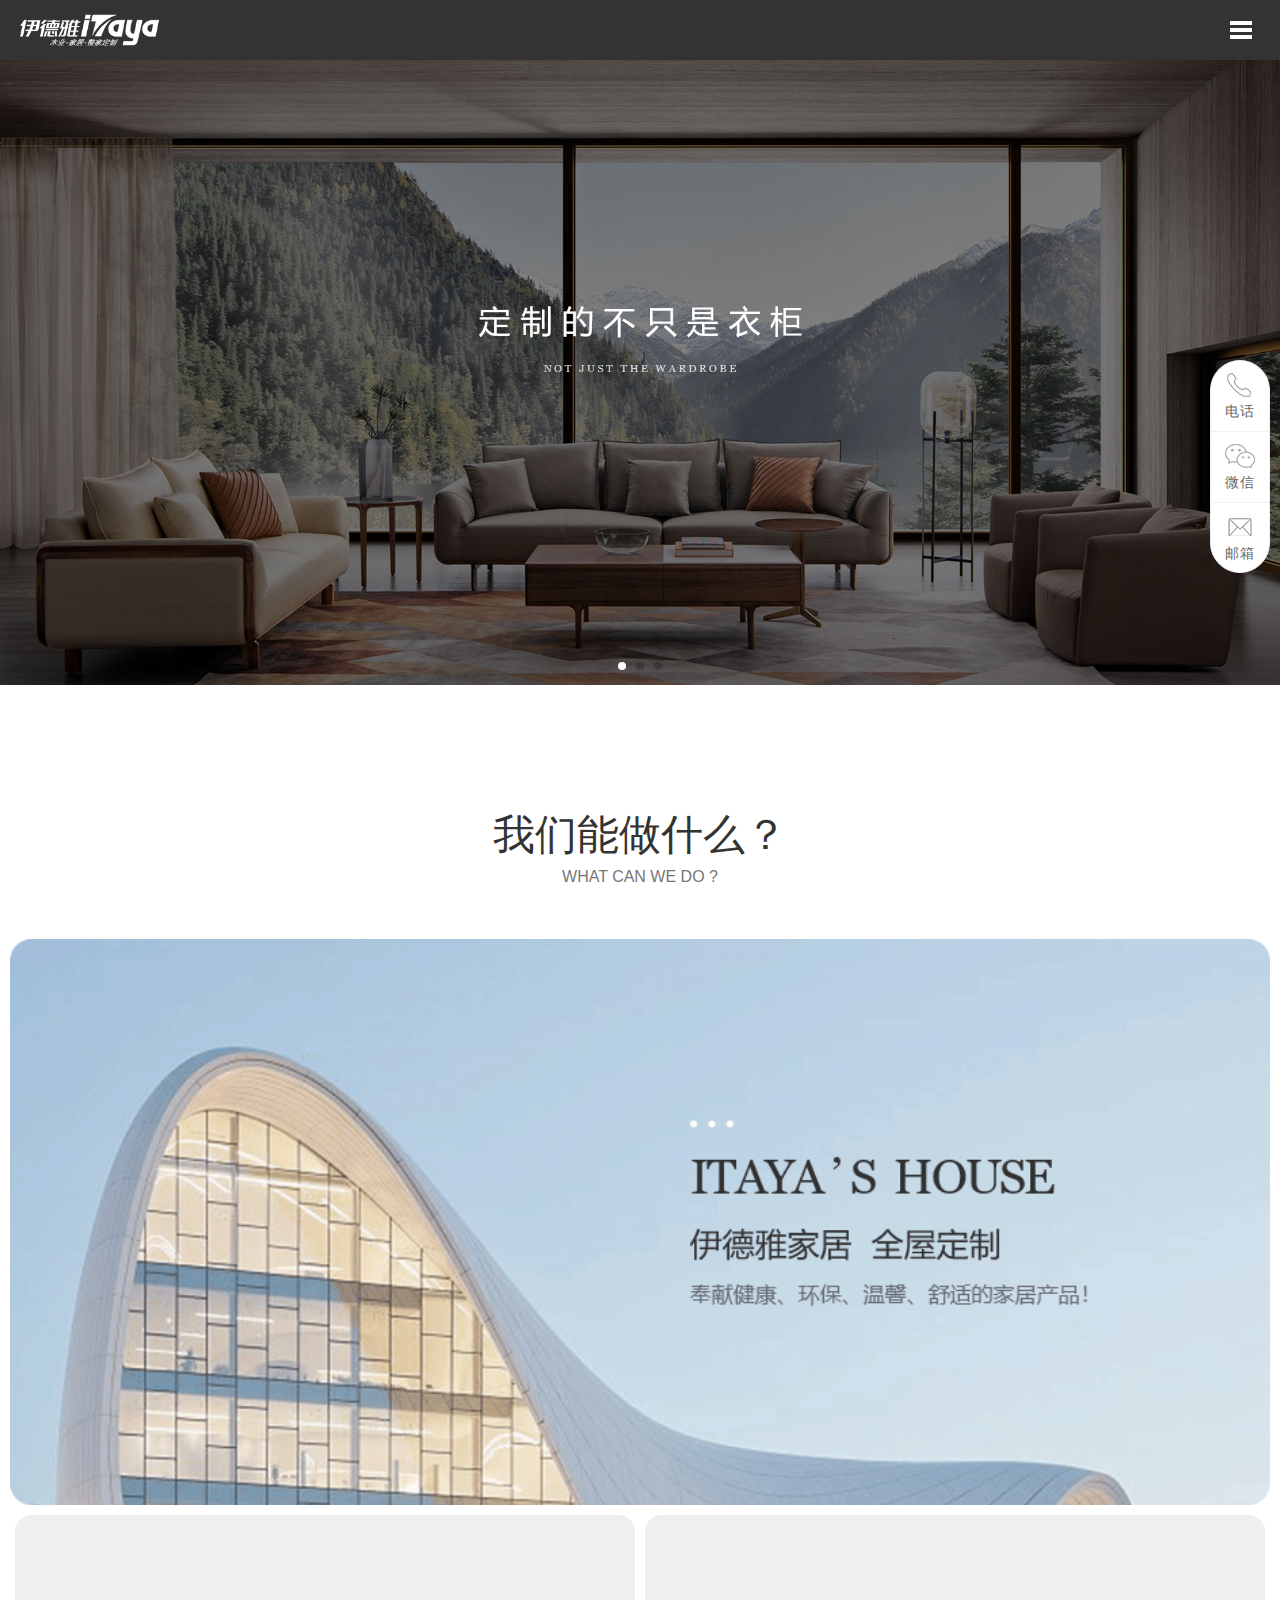
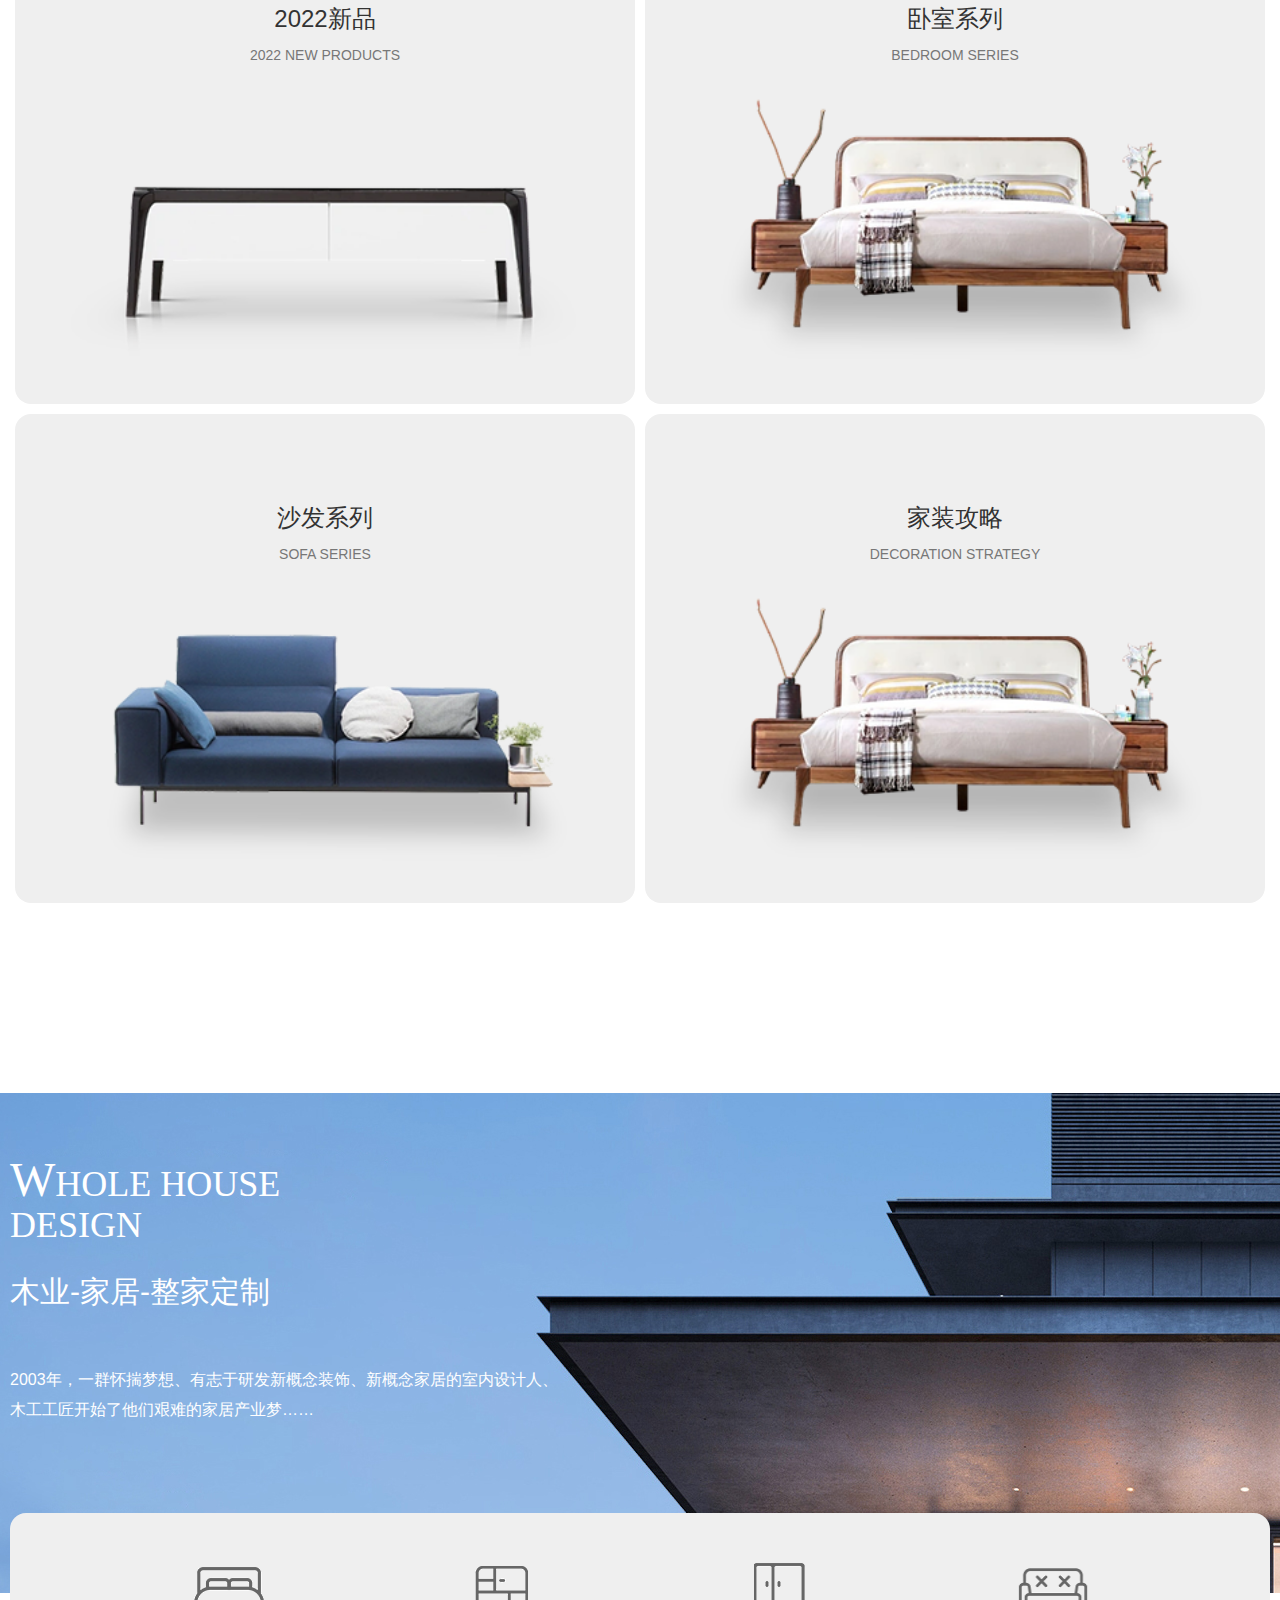
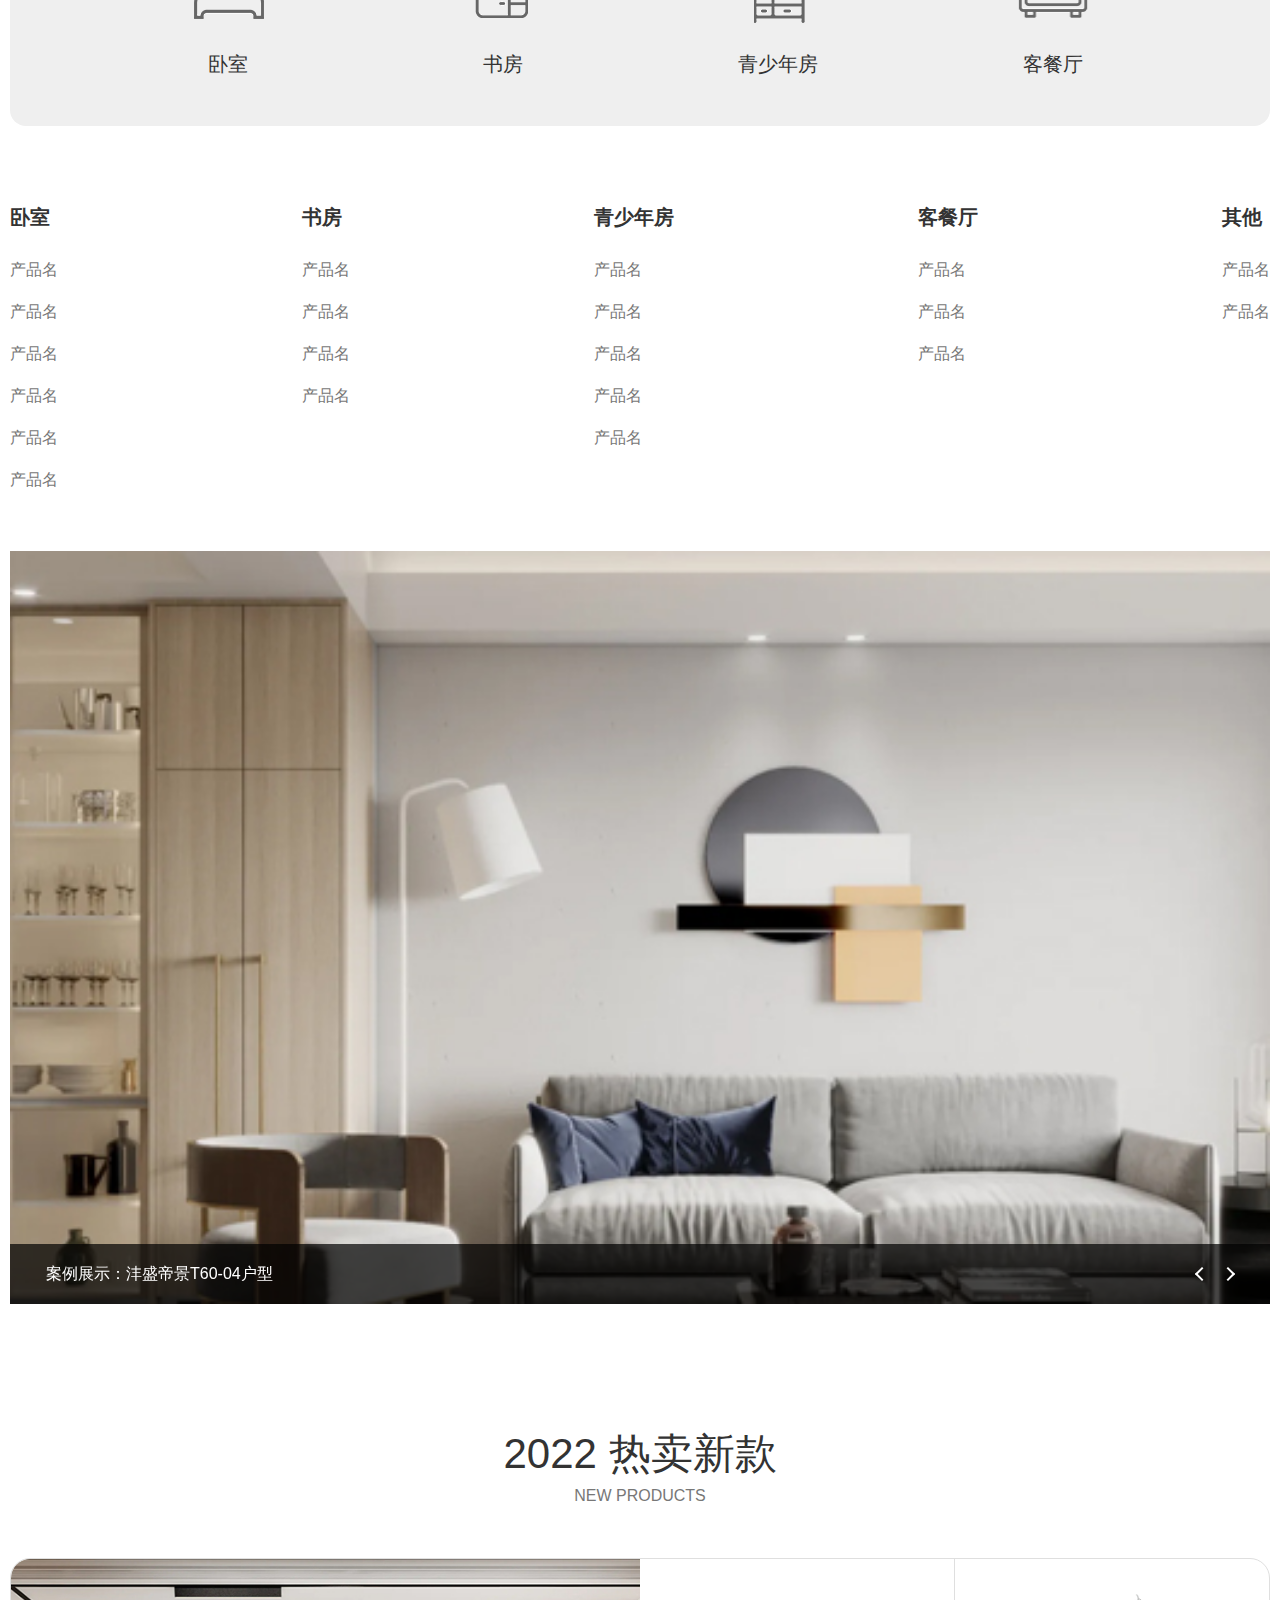
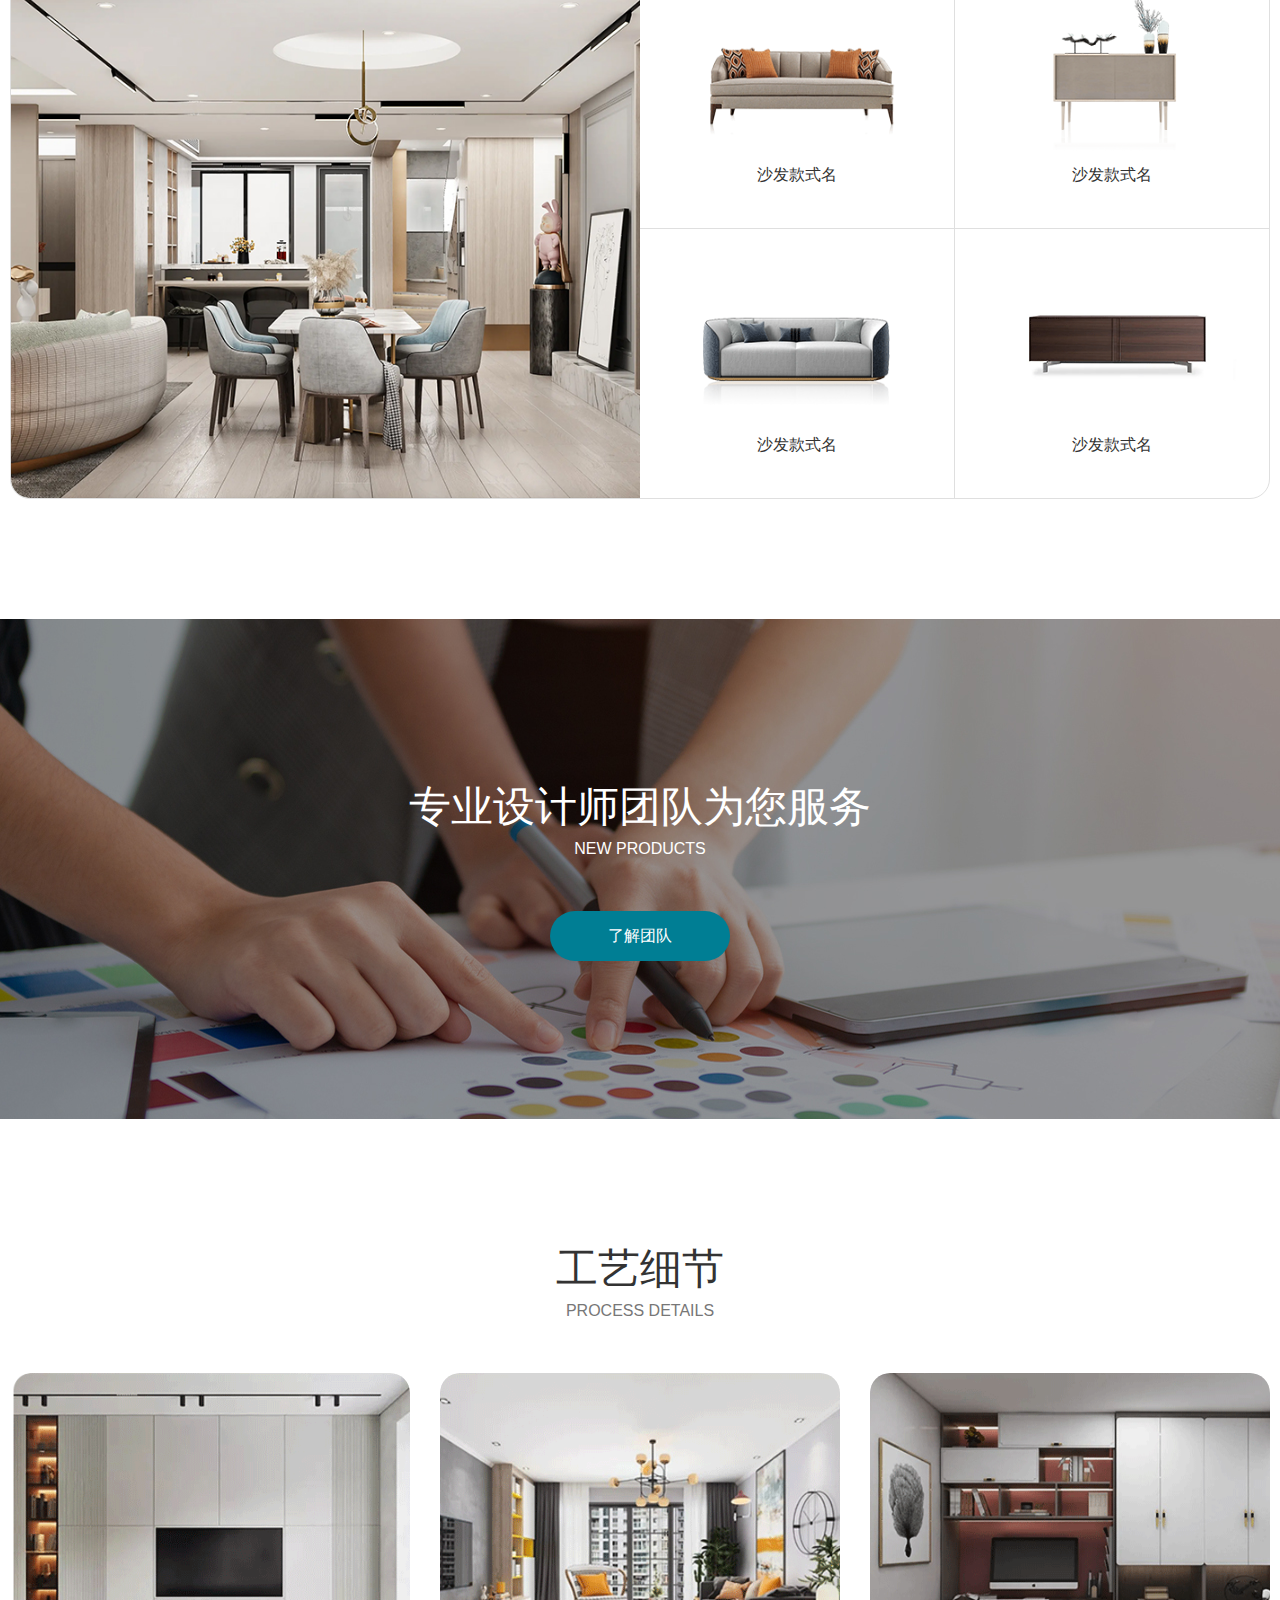
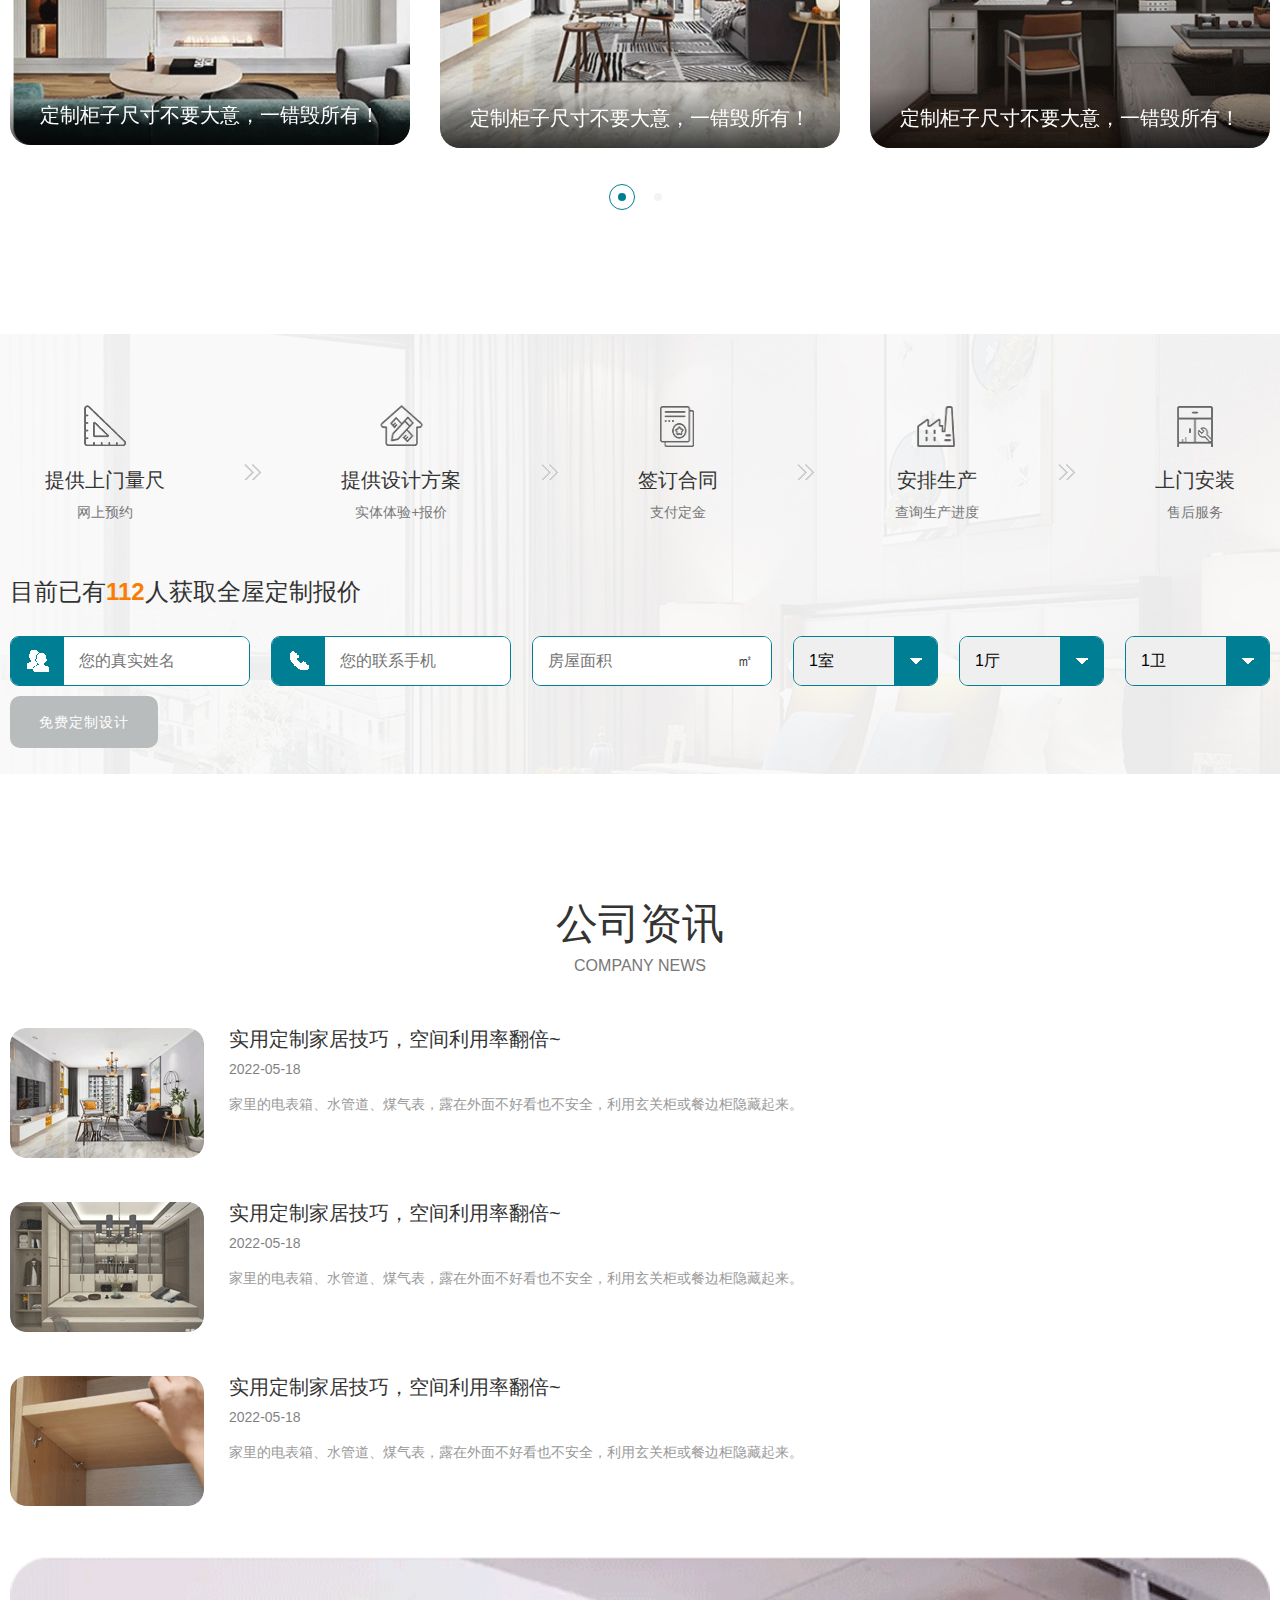
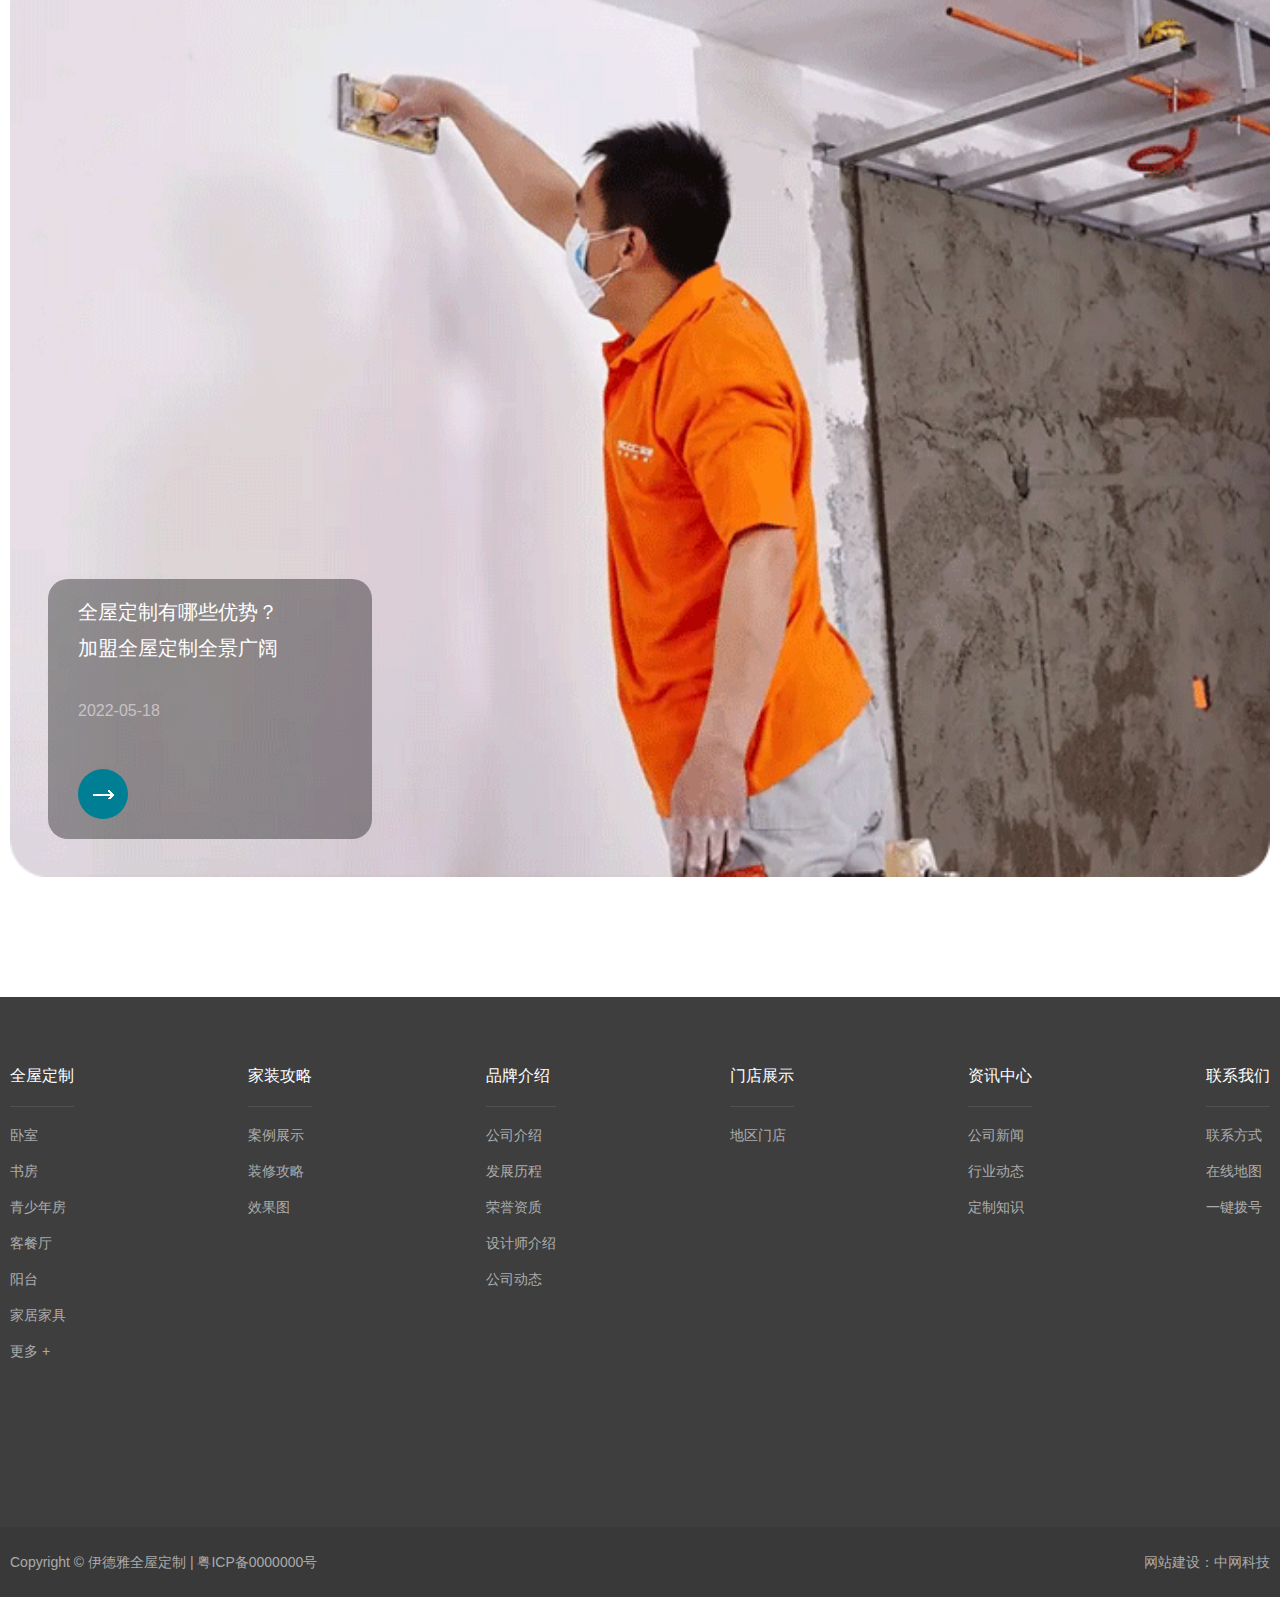
<file: index.html>
<!DOCTYPE html>
<html>
	<head>
		<meta charset="utf-8" />
		<title>伊德雅全屋定制</title>
		<meta name='viewport' content = 'width=device-width, initial-scale=1.0, userscalable:no'>
		<link href="css/normalize.css" rel="stylesheet" type="text/css" />
		<link href="css/common.css" rel="stylesheet" type="text/css" />
		<link href="css/home.css" rel="stylesheet" type="text/css" />
		<link href="css/leftMenu.css" rel="stylesheet" type="text/css" />
		<link href="css/swiper.min.css" rel="stylesheet" type="text/css" />
	</head>
	<body>
		<!-- header PC -->
		<div class="header header-pc" id="headerPC">
			<div class="container flex-row flex-align-center flex-between">
				<div class="header-logo">
					<img src="img/logo.png" alt="logo" class="logo">
					<img src="img/logo_active.png" alt="logo" class="logo-active">
				</div>
			    <div class="header-content flex-row">
					<div class="menu-list flex-row flex-align-center">
						<div class="menu-item">
							<a href="#">全屋定制</a>
						</div>
						<div class="menu-item"><a href="#">家装攻略</a></div>
						<div class="menu-item">
							<a href="#">品牌介绍</a>
							<div class="menu-child-list">
								<div class="menu-child-item"><a href="#">公司介绍</a></div>
								<div class="menu-child-item"><a href="#">发展历程</a></div>
								<div class="menu-child-item"><a href="#">荣誉资质</a></div>
								<div class="menu-child-item"><a href="#">设计师介绍</a></div>
								<div class="menu-child-item"><a href="#">公司动态</a></div>
							</div>
						</div>
						<div class="menu-item"><a href="#">门店展示</a></div>
						<div class="menu-item">
							<a href="#">资讯中心</a>
							<div class="menu-child-list">
								<div class="menu-child-item"><a href="#">公司新闻</a></div>
								<div class="menu-child-item"><a href="#">行业动态</a></div>
								<div class="menu-child-item"><a href="#">定制知识</a></div>
							</div>
						</div>
						<div class="menu-item"><a href="#">联系我们</a></div>
					</div>
					<div class="search flex-row flex-align-center">
						<input type="text" id="searchInput" placeholder="请输入关键字" />
						<div class="search-btn" id="searchBtn"></div>
					</div>
				</div>
			</div>
		</div>
		<!-- 移动端 header -->
		<div class="header-mobile">
			<div class="flex-row flex-align-center flex-between">
				<div class="header-logo">
					<img src="img/logo.png" alt="logo" class="logo">
				</div>
				<div class="menu-btn"></div>
			</div>
		</div>
		<!-- 移动端 侧边菜单 -->
		<div id="menu" class="leftMenu">
			<div class="f1">
				<ul>
					<li>
						<a href="#">JQ全屋定制</a>
					</li>
					<li>
						<a href="#">家装攻略</a>
					</li>
					<li class="hasChild">
						<a href="#">品牌介绍</a>
						<div class="f2">
							<ul>
								<li>
									<a href="#">公司介绍</a>
								</li>
								<li>
									<a href="#">发展历程</a>
								</li>
								<li>
									<a href="#">荣誉资质</a>
								</li>
								<li>
									<a href="#">设计师介绍</a>
								</li>
								<li>
									<a href="#">公司动态</a>
								</li>
							</ul>
						</div>
					</li>
					<li><a href="#">门店展示</a></li>
					<li class="hasChild">
						<a href="#">资讯中心</a>
						<div class="f2">
							<ul>
								<li>
									<a href="#">公司新闻</a>
								</li>
								<li>
									<a href="#">行业动态</a>
								</li>
								<li>
									<a href="#">定制知识</a>
								</li>
							</ul>
						</div>
					</li>
					<li><a href="#">联系我们</a></li>
				</ul>
			</div>
		</div>
		<!-- banner -->
		<div class="banner">
			<div class="swiper-container banner-swiper">
				<div class="swiper-wrapper">
					<div class="swiper-slide swiper-no-swiping">
						<img src="./img/banner.jpg" />
					</div>
					<div class="swiper-slide swiper-no-swiping">
						<img src="./img/banner.jpg" />
					</div>
					<div class="swiper-slide swiper-no-swiping">
						<img src="./img/banner.jpg" />
					</div>
				</div>
				<!-- 分页器 -->
				<div class="swiper-pagination"></div>
			</div>
		</div>
		<!-- WHAT CAN WE DO ? -->
		<div class="about">
			<div class="container">
				<div class="common-title">
					<div class="common-title-cn">我们能做什么？</div>
					<div class="common-title-en">WHAT CAN WE DO ?</div>
				</div>
				<div class="about-content">
					<div class="flex-row flex-wrap flex-between about-content-wrap">
						<div class="about-banner">
							<img src="img/a.png" alt="" />
						</div>
						<div class="about-item">
							<a href="#">
								<div class="classfiy-name">
									<div class="classfiy-name-cn">2022新品</div>
									<div class="classfiy-name-en">2022 NEW PRODUCTS</div>
								</div>
								<div class="classfiy-img">
									<img src="img/b.png" />
								</div>
							</a>
						</div>
						<div class="about-item">
							<a href="#">
								<div class="classfiy-name">
									<div class="classfiy-name-cn">卧室系列</div>
									<div class="classfiy-name-en">BEDROOM SERIES</div>
								</div>
								<div class="classfiy-img">
									<img src="img/d.png" />
								</div>
							</a>
						</div>
						<div class="about-item">
							<a href="#">
								<div class="classfiy-name">
									<div class="classfiy-name-cn">沙发系列</div>
									<div class="classfiy-name-en">SOFA SERIES</div>
								</div>
								<div class="classfiy-img">
									<img src="img/e.png" />
								</div>
							</a>
						</div>
						<div class="about-item">
							<a href="#">
								<div class="classfiy-name">
									<div class="classfiy-name-cn">家装攻略</div>
									<div class="classfiy-name-en">DECORATION STRATEGY</div>
								</div>
								<div class="classfiy-img">
									<img src="img/d.png" />
								</div>
							</a>
						</div>
					</div>
				</div>
			</div>
		</div>
		<!-- WHOLE HOUSE DESIGN -->
		<div class="products">
			<div class="products-banner">
				<div class="container">
					<div class="products-banner-title">
						<div class="products-banner-title-en"><span>W</span>HOLE HOUSE<br/> DESIGN</div>
						<div class="products-banner-title-cn">木业-家居-整家定制</div>
					</div>
					<p>2003年，一群怀揣梦想、有志于研发新概念装饰、新概念家居的室内设计人、 木工工匠开始了他们艰难的家居产业梦……</p>
				</div>
			</div>
			<div class="container">
				<div class="products-content">
					<div class="products-classify flex-row flex-align-center flex-center flex-around">
						<div class="products-classify-item active">
							<a href="#">
								<div class="item-icon">
									<img src="img/bed.png" alt="卧室">
								</div>
								<div class="item-name text-center">卧室</div>
							</a>
						</div>
						<div class="products-classify-item">
							<a href="#">
								<div class="item-icon">
									<img src="img/study.png" alt="书房">
								</div>
								<div class="item-name text-center">书房</div>
							</a>
						</div>
						<div class="products-classify-item">
							<a href="#">
								<div class="item-icon">
									<img src="img/closet.png" alt="青少年房">
								</div>
								<div class="item-name text-center">青少年房</div>
							</a>
						</div>
						<div class="products-classify-item">
							<a href="#">
								<div class="item-icon">
									<img src="img/sofa.png" alt="客餐厅">
								</div>
								<div class="item-name text-center">客餐厅</div>
							</a>
						</div>
					</div>
					<div class="products-display flex-row flex-wrap flex-between">
						<div class="flex-row products-display-left flex-between">
							<div class="proudcts-list">
								<div class="classify-name">卧室</div>
								<div class="products-name"><a href="#">产品名</a></div>
								<div class="products-name"><a href="#">产品名</a></div>
								<div class="products-name"><a href="#">产品名</a></div>
								<div class="products-name"><a href="#">产品名</a></div>
								<div class="products-name"><a href="#">产品名</a></div>
								<div class="products-name"><a href="#">产品名</a></div>
							</div>
							<div class="proudcts-list">
								<div class="classify-name">书房</div>
								<div class="products-name"><a href="#">产品名</a></div>
								<div class="products-name"><a href="#">产品名</a></div>
								<div class="products-name"><a href="#">产品名</a></div>
								<div class="products-name"><a href="#">产品名</a></div>
							</div>
							<div class="proudcts-list">
								<div class="classify-name">青少年房</div>
								<div class="products-name"><a href="#">产品名</a></div>
								<div class="products-name"><a href="#">产品名</a></div>
								<div class="products-name"><a href="#">产品名</a></div>
								<div class="products-name"><a href="#">产品名</a></div>
								<div class="products-name"><a href="#">产品名</a></div>
							</div>
							<div class="proudcts-list">
								<div class="classify-name">客餐厅</div>
								<div class="products-name"><a href="#">产品名</a></div>
								<div class="products-name"><a href="#">产品名</a></div>
								<div class="products-name"><a href="#">产品名</a></div>

							</div>
							<div class="proudcts-list">
								<div class="classify-name">其他</div>
								<div class="products-name"><a href="#">产品名</a></div>
								<div class="products-name"><a href="#">产品名</a></div>
							</div>
						</div>
						<div class="products-display-right">
							<div class="swiper-container case-swiper">
								<div class="swiper-wrapper">
									<div class="swiper-slide swiper-no-swiping">
										<img src="./img/product.jpg" />
										<div class="case-title">案例展示：沣盛帝景T60-04户型</div>
									</div>
									<div class="swiper-slide swiper-no-swiping">
										<img src="./img/product.jpg" />
										<div class="case-title">案例展示：沣盛帝景T60-04户型</div>
									</div>
									<div class="swiper-slide swiper-no-swiping">
										<img src="./img/product.jpg" />
										<div class="case-title">案例展示：沣盛帝景T60-04户型</div>
									</div>
								</div>
								<!-- 切换按钮 -->
								<div class="swiper-btn flex-row">
									<div class="case-btn-prev button-prev"></div>
									<div class="case-btn-next button-next"></div>
								</div>
							</div>
						</div>
					</div>
				</div>
			</div>
		</div>
		<!-- NEW PRODUCTS -->
		<div class="new-products">
			<div class="container">
				<div class="common-title">
					<div class="common-title-cn">2022 热卖新款</div>
					<div class="common-title-en">NEW PRODUCTS</div>
				</div>
				<div class="new-products-content flex-row flex-wrap">
					<div class="new-products-left">
						<a href="#">
							<img src="img/g.jpg" />
						</a>
					</div>
					<div class="new-products-right flex-row flex-wrap">
						<div class="new-products-item">
							<a href="#">
								<div class="new-products-img">
									<img src="img/p1.png" />
								</div>
								<div class="new-products-name">沙发款式名</div>
							</a>
						</div>
						<div class="new-products-item">
							<a href="#">
								<div class="new-products-img">
									<img src="img/p2.png" />
								</div>
								<div class="new-products-name">沙发款式名</div>
							</a>
						</div>
						<div class="new-products-item">
							<a href="#">
								<div class="new-products-img">
									<img src="img/p3.png" />
								</div>
								<div class="new-products-name">沙发款式名</div>
							</a>
						</div>
						<div class="new-products-item">
							<a href="#">
								<div class="new-products-img">
									<img src="img/p4.png" />
								</div>
								<div class="new-products-name">沙发款式名</div>
							</a>
						</div>
					</div>
				</div>
			</div>
		</div>
		<!-- team -->
		<div class="team flex-column flex-align-center flex-center">
			<div class="common-title">
				<div class="common-title-cn">专业设计师团队为您服务</div>
				<div class="common-title-en">NEW PRODUCTS</div>
			</div>
			<div class="team-btn"><a href="#">了解团队</a></div>
		</div>
		<!-- PROCESS DETAILS -->
		<div class="process-details">
			<div class="container">
				<div class="common-title">
					<div class="common-title-cn">工艺细节</div>
					<div class="common-title-en">PROCESS DETAILS</div>
				</div>
				<div class="process-content">
					<div class="swiper-container process-swiper">
						<div class="swiper-wrapper">
							<div class="swiper-slide process-item">
								<img src="img/craft1.png" />
								<div class="process-title">定制柜子尺寸不要大意，一错毁所有！</div>
							</div>
							<div class="swiper-slide process-item">
								<img src="img/craft2.png" />
								<div class="process-title">定制柜子尺寸不要大意，一错毁所有！</div>
							</div>
							<div class="swiper-slide process-item">
								<img src="img/craft3.png" />
								<div class="process-title">定制柜子尺寸不要大意，一错毁所有！</div>
							</div>
							<div class="swiper-slide process-item">
								<img src="img/craft1.png" />
								<div class="process-title">定制柜子尺寸不要大意，一错毁所有！</div>
							</div>
							<div class="swiper-slide process-item">
								<img src="img/craft2.png" />
								<div class="process-title">定制柜子尺寸不要大意，一错毁所有！</div>
							</div>
							<div class="swiper-slide process-item">
								<img src="img/craft3.png" />
								<div class="process-title">定制柜子尺寸不要大意，一错毁所有！</div>
							</div>
						</div>
					</div>
					<!-- 分页器 -->
					<div class="case-pagination swiper-pagination"></div>
				</div>
			</div>
		</div>
		<!-- form -->
		<div class="form">
			<div class="container">
				<div class="flow-list flex-row flex-wrap flex-align-center flex-around">
					<div class="flow-item text-center">
						<div class="flow-icon">
							<img src="./img/flow1.png" alt="">
						</div>
						<div class="flow-title">提供上门量尺</div>
						<div class="flow-name">网上预约</div>
					</div>
					<div class="flow-next-icon"></div>
					<div class="flow-item text-center">
						<div class="flow-icon">
							<img src="./img/flow2.png" alt="">
						</div>
						<div class="flow-title">提供设计方案</div>
						<div class="flow-name">实体体验+报价</div>
					</div>
					<div class="flow-next-icon"></div>
					<div class="flow-item  text-center">
						<div class="flow-icon">
							<img src="./img/flow3.png" alt="">
						</div>
						<div class="flow-title">签订合同</div>
						<div class="flow-name">支付定金</div>
					</div>
					<div class="flow-next-icon"></div>
					<div class="flow-item  text-center">
						<div class="flow-icon">
							<img src="./img/flow4.png" alt="">
						</div>
						<div class="flow-title">安排生产</div>
						<div class="flow-name">查询生产进度</div>
					</div>
					<div class="flow-next-icon"></div>
					<div class="flow-item  text-center">
						<div class="flow-icon">
							<img src="./img/flow5.png" alt="">
						</div>
						<div class="flow-title">上门安装</div>
						<div class="flow-name">售后服务</div>
					</div>
				</div>
				<div class="form-content">
					<div class="form-tips">目前已有<span>112</span>人获取全屋定制报价</div>
					<form class="flex-row flex-wrap flex-between">
						<div class="form-item form-item-name flex-row">
							<div class="form-item-label form-contact"></div>
							<div class="form-item-value">
								<input type="text" placeholder="您的真实姓名" name="name" class="form-input">
							</div>
						</div>
						<div class="form-item form-item-phone flex-row">
							<div class="form-item-label form-phone"></div>
							<div class="form-item-value">
								<input type="text" placeholder="您的联系手机" name="phone" class="form-input">
							</div>
						</div>
						<div class="form-item form-item-acreage flex-row">
							<div class="form-item-value">
								<input type="text" placeholder="房屋面积" name="acreage" class="form-input">
							</div>
							<div class="form-item-unit">㎡</div>
						</div>
						<div class="form-item form-select-room flex-row">
							<div class="form-item-value">
								<select>
									<option value="1">1室</option>
									<option value="2">2室</option>
									<option value="3">3室</option>
									<option value="4">4室</option>
								</select>
							</div>
							<div class="form-item-select"></div>
						</div>
						<div class="form-item form-select-hall flex-row">
							<div class="form-item-value">
								<select>
									<option value="1">1厅</option>
									<option value="2">2厅</option>
								</select>
							</div>
							<div class="form-item-select"></div>
						</div>
						<div class="form-item form-select-toilet flex-row">
							<div class="form-item-value">
								<select>
									<option value="1">1卫</option>
									<option value="2">2卫</option>
								</select>
							</div>
							<div class="form-item-select"></div>
						</div>
						<input type="submit" value="免费定制设计" class="submit-btn text-center">
					</form>
				</div>
			</div>
		</div>
		<!-- COMPANY NEWS -->
		<div class="company-news">
			<div class="container">
				<div class="common-title">
					<div class="common-title-cn">公司资讯</div>
					<div class="common-title-en">COMPANY NEWS</div>
				</div>
				<div class="news-content flex-row flex-wrap flex-between">
					<div class="news-left">
						<div class="company-news-item flex-row">
							<div class="news-img">
								<img src="img/new1.png" alt="">
							</div>
							<div class="news-info">
								<div class="news-title text-ellipsis">实用定制家居技巧，空间利用率翻倍~</div>
								<div class="news-time">2022-05-18</div>
								<div class="news-dec text-ellipsis-3">家里的电表箱、水管道、煤气表，露在外面不好看也不安全，利用玄关柜或餐边柜隐藏起来。</div>
							</div>
						</div>
						<div class="company-news-item flex-row">
							<div class="news-img">
								<img src="img/new2.png" alt="">
							</div>
							<div class="news-info">
								<div class="news-title text-ellipsis">实用定制家居技巧，空间利用率翻倍~</div>
								<div class="news-time">2022-05-18</div>
								<div class="news-dec text-ellipsis-3">家里的电表箱、水管道、煤气表，露在外面不好看也不安全，利用玄关柜或餐边柜隐藏起来。</div>
							</div>
						</div>
						<div class="company-news-item flex-row">
							<div class="news-img">
								<img src="img/new3.png" alt="">
							</div>
							<div class="news-info">
								<div class="news-title text-ellipsis">实用定制家居技巧，空间利用率翻倍~</div>
								<div class="news-time">2022-05-18</div>
								<div class="news-dec text-ellipsis-3">家里的电表箱、水管道、煤气表，露在外面不好看也不安全，利用玄关柜或餐边柜隐藏起来。</div>
							</div>
						</div>
					</div>
					<div class="news-right">
						<img src="img/news4.png" alt="">
						<div class="news-wrap">
							<div class="news-title">全屋定制有哪些优势？加盟全屋定制全景广阔</div>
							<div class="news-time">2022-05-18</div>
							<div class="news-btn"></div>
						</div>
					</div>
				</div>
			</div>
		</div>
		<!-- footer -->
		<div class="footer">
			<div class="footer-content">
				<div class="container flex-row flex-between">
					<div class="footer-nav">
						<div class="footer-nav-title">全屋定制</div>
						<div class="footer-nav-list">
							<div class="nav-list-item"><a href="#">卧室</a></div>
							<div class="nav-list-item"><a href="#">书房</a></div>
							<div class="nav-list-item"><a href="#">青少年房</a></div>
							<div class="nav-list-item"><a href="#">客餐厅</a></div>
							<div class="nav-list-item"><a href="#">阳台</a></div>
							<div class="nav-list-item"><a href="#">家居家具</a></div>
							<div class="nav-list-item"><a href="#">更多 +</a></div>
						</div>
					</div>
					<div class="footer-nav">
						<div class="footer-nav-title">家装攻略</div>
						<div class="footer-nav-list">
							<div class="nav-list-item"><a href="#">案例展示</a></div>
							<div class="nav-list-item"><a href="#">装修攻略</a></div>
							<div class="nav-list-item"><a href="#">效果图</a></div>
						</div>
					</div>
					<div class="footer-nav">
						<div class="footer-nav-title">品牌介绍</div>
						<div class="footer-nav-list">
							<div class="nav-list-item"><a href="#">公司介绍</a></div>
							<div class="nav-list-item"><a href="#">发展历程</a></div>
							<div class="nav-list-item"><a href="#">荣誉资质</a></div>
							<div class="nav-list-item"><a href="#">设计师介绍</a></div>
							<div class="nav-list-item"><a href="#">公司动态</a></div>
						</div>
					</div>
					<div class="footer-nav">
						<div class="footer-nav-title">门店展示</div>
						<div class="footer-nav-list">
							<div class="nav-list-item"><a href="#">地区门店</a></div>
						</div>
					</div>
					<div class="footer-nav">
						<div class="footer-nav-title">资讯中心</div>
						<div class="footer-nav-list">
							<div class="nav-list-item"><a href="#">公司新闻</a></div>
							<div class="nav-list-item"><a href="#">行业动态</a></div>
							<div class="nav-list-item"><a href="#">定制知识</a></div>
						</div>
					</div>
					<div class="footer-nav">
						<div class="footer-nav-title">联系我们</div>
						<div class="footer-nav-list">
							<div class="nav-list-item"><a href="#">联系方式</a></div>
							<div class="nav-list-item"><a href="#">在线地图</a></div>
							<div class="nav-list-item"><a href="#">一键拨号</a></div>
						</div>
					</div>
				</div>
			</div>
			<div class="copyright ">
				<div class="container flex-row flex-wrap flex-between">
					<div>Copyright © 伊德雅全屋定制 | 粤ICP备0000000号</div>
					<div>网站建设：中网科技</div>
				</div>

			</div>
		</div>
		<!-- 侧边 -->
		<div class="flex-column broadside">
			<div class="list">
				<div class="broadside-item">
					<div class="broadside-item-icon">
						<img src="img/phone.png" alt="电话">
					</div>
					<div class="broadside-item-name">电话</div>
					<div class="broadside-item-value">1234567890</div>
				</div>
				<div  class="broadside-item">
					<div class="broadside-item-icon">
						<img src="img/wechat.png" alt="微信">
					</div>
					<div class="broadside-item-name">微信</div>
					<div class="broadside-item-value">123456789@qq.com</div>
				</div>
				<div  class="broadside-item">
					<div class="broadside-item-icon">
						<div class="broadside-item-icon">
							<img src="img/email.png" alt="邮箱">
						</div>
					</div>
					<div class="broadside-item-name">邮箱</div>
					<div class="broadside-item-value">123456789@qq.com</div>
				</div>
			</div>
			<div class="scroll-top-btn broadside-item" id="scrollBtn">
				<div class="broadside-item-icon">
					<img src="img/top.png" alt="置顶">
				</div>
				<div class="broadside-item-name">置顶</div>
			</div>
		</div>
	</body>
	<script type="text/javascript" src="js/jquery.min.js"></script>
	<script type="text/javascript" src="js/swiper-4.3.5.min.js"></script>
	<script type="text/javascript" src="js/leftMenu.js"></script>
	<script type="text/javascript">
		window.onload = function(){
			// banner
			var banner = new Swiper(".banner-swiper", {
				loop: true,
				autoplay: false,
				pagination: {
					el: ".swiper-pagination",
					clickable: true,
				},
			});
			// case
			var caseDisplay = new Swiper(".case-swiper", {
				loop: true,
				autoplay: false,
				navigation: {
					nextEl: '.case-btn-next',
					prevEl: '.case-btn-prev',
				}
			})
			// process
			var process = new Swiper(".process-swiper", {
				loop: true,
				autoplay: false,
				slidesPerView: 3,
				slidesPerGroup: 3,
				spaceBetween: 30,
				breakpoints:{
					768:{
						slidesPerView: 1,
						slidesPerGroup: 1,
						spaceBetween: 0,
					}
				},
				pagination: {
					el: ".case-pagination",
					clickable: true,
				},
			});
			// 获取滚动位置
			function getPageScroll() {
				let x, y;
				if (window.pageXOffset) {
					x = window.pageXOffset;
					y = window.pageYOffset;
				} else if (document.compatMode === "BackCompat") {
					x = document.body.scrollLeft;
					y = document.body.scrollTop;
				} else {
					x = document.documentElement.scrollLeft;
					y = document.documentElement.scrollTop;
				}
				return {
					x: x,
					y: y
				}
			};
			var headerWrap = $('#headerPC');
			var scrollTopBtn = $('#scrollBtn')[0];
			// 监听滚动
			window.onscroll = function() {
				let offsetY = getPageScroll().y;
				if(offsetY>0){
					headerWrap.addClass('header-pc-active')
				}else{
					headerWrap.removeClass('header-pc-active')
				}
				if (offsetY >= 200) {
					scrollTopBtn.style.display = "block";
				} else {
					scrollTopBtn.style.display = "none";
				}
			};
			// 点击返回
			let timerId = null;
			scrollTopBtn.onclick = function() {
				clearInterval(timerId);
				timerId = setInterval(function() {
					let begin = getPageScroll().y; //当前位置
					let target = 0; //目标位置
					let step = (target - begin) * 0.3;
					begin += step;
					if (Math.abs(Math.floor(step)) <= 1) {
						clearInterval(timerId);
						window.scrollTo(0, 0);
						return;
					}
					window.scrollTo(0, begin);
				}, 50)
			};
			// header搜索
			var searchBtn = $('#searchBtn')[0];
			var searchInput = $('#searchInput');
			searchBtn.onclick = function(){
				searchInput.focus();
			}
			// pc下拉菜单
			$('#headerPC .menu-list .menu-item a').hover(
			function(e){
				$(e.target).parent('.menu-item').addClass('on')
			},function(e){
				$(e.target).parent('.menu-item').removeClass('on')
			})
			$('#headerPC .menu-list .menu-item .menu-child-list a').hover(
			function(e){
				$(e.target).parents('.menu-item').addClass('on')
			},function(e){
				$(e.target).parents('.menu-item').removeClass('on')
			}
			)
			// 移动端菜单
			$('#menu').leftMenu({"triggerBtn": ".menu-btn"}).init();
		}
		
	</script>
</html>
</file>
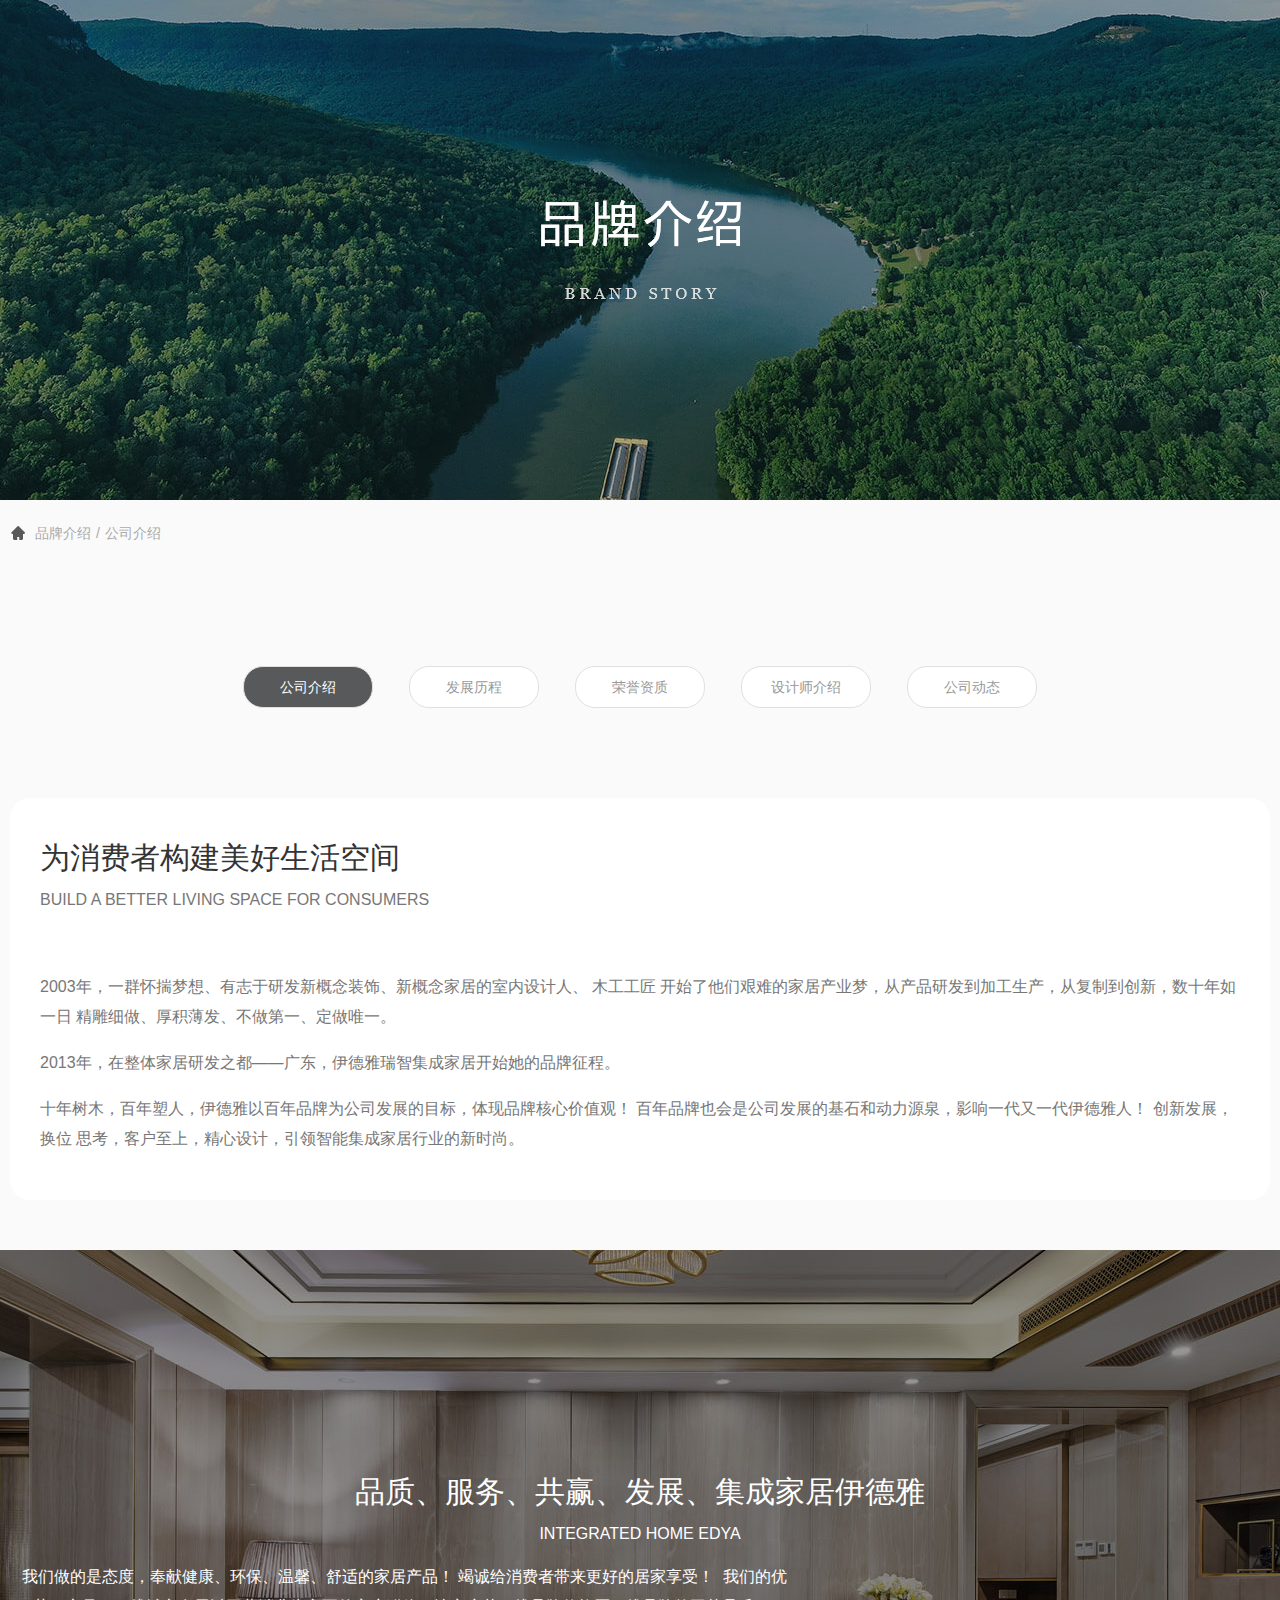
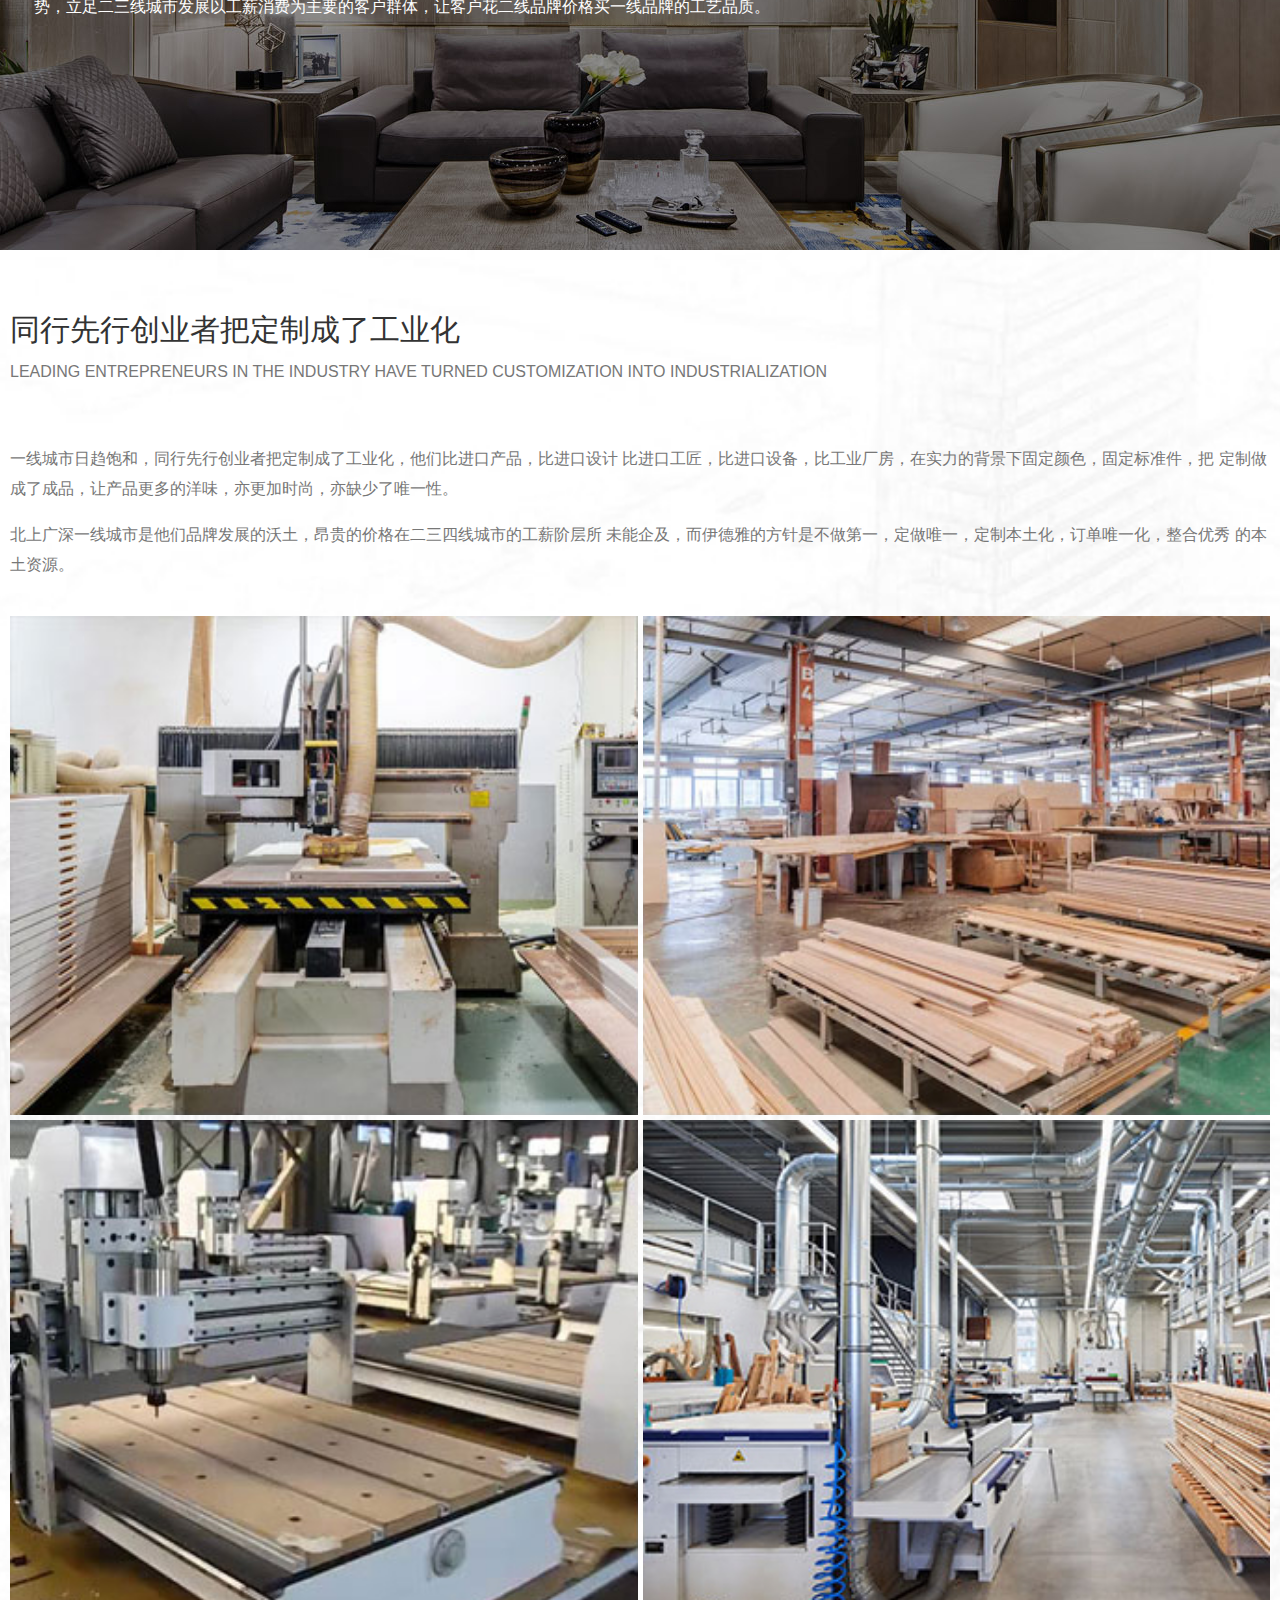
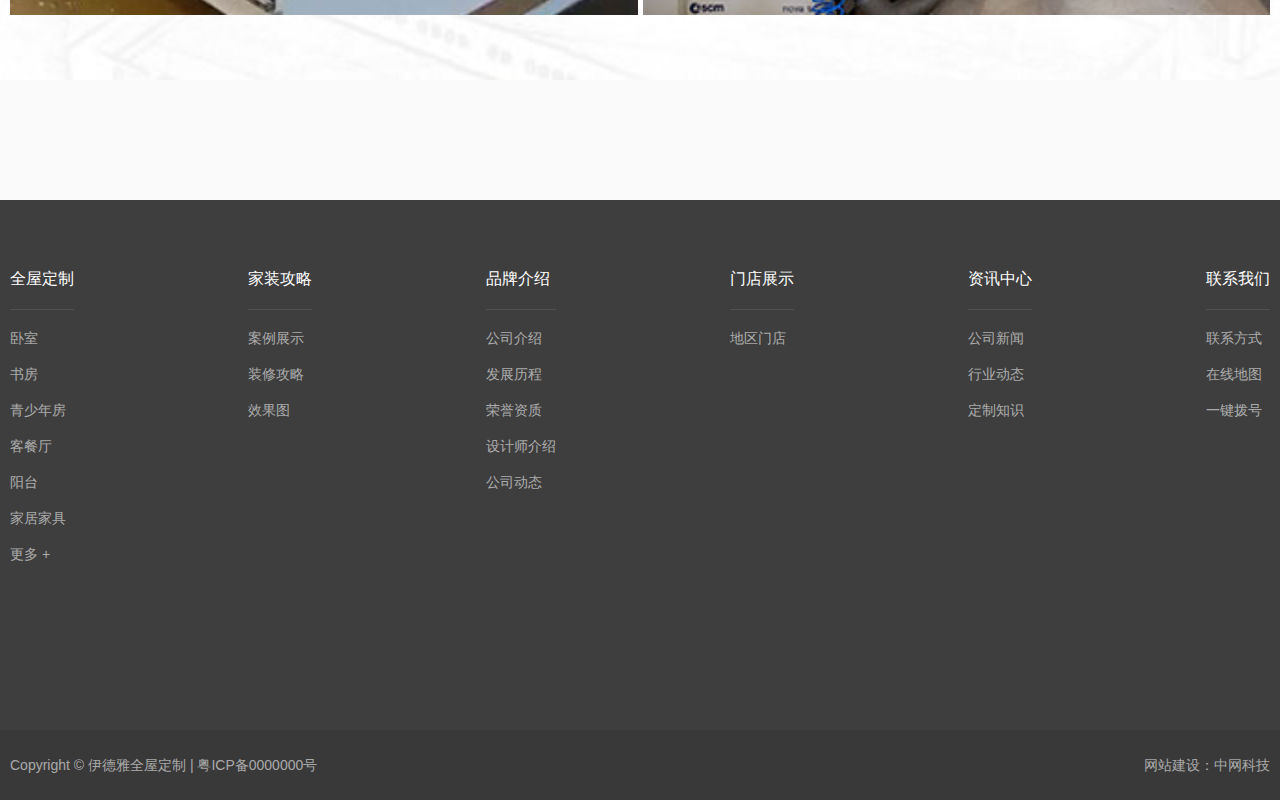
<file: about.html>
<!DOCTYPE html>
<html>
	<head>
		<meta charset="utf-8">
		<title>伊德雅全屋定制</title>
		<meta name='viewport' content = 'width=device-width, initial-scale=1.0, userscalable:no' >
		<link href="css/normalize.css" rel="stylesheet" type="text/css" />
		<link href="css/common.css" rel="stylesheet" type="text/css" />
		<link href="css/about.css" rel="stylesheet" type="text/css" />
	</head>
	<body>
		<!-- header PC -->
		<div class="header header-pc header-pc-active" id="headerPC">
			<div class="container flex-row flex-between">
				<div class="header-logo">
					<img src="img/logo.png" alt="logo" class="logo">
					<img src="img/logo_active.png" alt="logo" class="logo-active">
				</div>
				<div class="header-content flex-row">
					<div class="menu-list flex-row flex-align-center">
						<div class="menu-item">
							<a href="#">全屋定制</a>
						</div>
						<div class="menu-item"><a href="#">家装攻略</a></div>
						<div class="menu-item">
							<a href="#">品牌介绍</a>
							<div class="menu-child-list">
								<div class="menu-child-item"><a href="#">公司介绍</a></div>
								<div class="menu-child-item"><a href="#">发展历程</a></div>
								<div class="menu-child-item"><a href="#">荣誉资质</a></div>
								<div class="menu-child-item"><a href="#">设计师介绍</a></div>
								<div class="menu-child-item"><a href="#">公司动态</a></div>
							</div>
						</div>
						<div class="menu-item"><a href="#">门店展示</a></div>
						<div class="menu-item">
							<a href="#">资讯中心</a>
							<div class="menu-child-list">
								<div class="menu-child-item"><a href="#">公司新闻</a></div>
								<div class="menu-child-item"><a href="#">行业动态</a></div>
								<div class="menu-child-item"><a href="#">定制知识</a></div>
							</div>
						</div>
						<div class="menu-item"><a href="#">联系我们</a></div>
					</div>
					<div class="search flex-row flex-align-center">
						<input type="text" id="searchInput" placeholder="请输入关键字" />
						<div class="search-btn" id="searchBtn"></div>
					</div>
				</div>
			</div>
		</div>
		<div class="inside-content">
			<div class="inside-banner about-banner"></div>
			<div class="crumbs">
				<div class="container flex-row flex-align-center">
					<div class="crumbs-icon"></div>
					<div class="crumbs-item">品牌介绍</div>
					<div class="crumbs-item">公司介绍</div>
				</div>
			</div>
			<div class="inside-main">
				<div class="inside-menu flex-row flex-wrap flex-center">
					<div class="inside-menu-item active">
						<a href="#">公司介绍</a>
					</div>
					<div class="inside-menu-item">
						<a href="#">发展历程</a>
					</div>
					<div class="inside-menu-item">
						<a href="#">荣誉资质</a>
					</div>
					<div class="inside-menu-item">
						<a href="#">设计师介绍</a>
					</div>
					<div class="inside-menu-item">
						<a href="#">公司动态</a>
					</div>
				</div>
				<div class="about-top">
					<div class="container flex-row flex-wrap">
						<div class="about-top-img">
							<img src="img/about1.png" alt="">
						</div>
						<div class="about-top-text inside-text-content">
							<div class="inside-common-title">
								<div class="inside-common-title-cn">为消费者构建美好生活空间</div>
								<div class="inside-common-title-en">BUILD A BETTER LIVING SPACE FOR CONSUMERS</div>
							</div>
						
							<p>2003年，一群怀揣梦想、有志于研发新概念装饰、新概念家居的室内设计人、 木工工匠
								开始了他们艰难的家居产业梦，从产品研发到加工生产，从复制到创新，数十年如一日
								精雕细做、厚积薄发、不做第一、定做唯一。 
							</p>
							<p>2013年，在整体家居研发之都——广东，伊德雅瑞智集成家居开始她的品牌征程。 </p>
							<p>十年树木，百年塑人，伊德雅以百年品牌为公司发展的目标，体现品牌核心价值观！
								百年品牌也会是公司发展的基石和动力源泉，影响一代又一代伊德雅人！ 创新发展，换位
								思考，客户至上，精心设计，引领智能集成家居行业的新时尚。
							</p>
						</div>
					</div>
				</div>
				<div class="about-center flex-column flex-center flex-align-center">
					<div class="container">
						<div class="inside-common-title">
												<div class="inside-common-title-cn">品质、服务、共赢、发展、集成家居伊德雅</div>
												<div class="inside-common-title-en">INTEGRATED HOME EDYA</div>
											</div>
											<p>我们做的是态度，奉献健康、环保、温馨、舒适的家居产品！ 竭诚给消费者带来更好的居家享受！ 
						我们的优势，立足二三线城市发展以工薪消费为主要的客户群体，让客户花二线品牌价格买一线品牌的工艺品质。 </p>
					</div>
				</div>
				<div class="about-bottom">
					<div class="container flex-row flex-between flex-wrap">
						<div class="about-bottom-left inside-text-content">
							<div class="inside-common-title">
								<div class="inside-common-title-cn">同行先行创业者把定制成了工业化</div>
								<div class="inside-common-title-en">LEADING ENTREPRENEURS IN THE INDUSTRY HAVE TURNED CUSTOMIZATION INTO INDUSTRIALIZATION</div>
							</div>
							<p>一线城市日趋饱和，同行先行创业者把定制成了工业化，他们比进口产品，比进口设计
								比进口工匠，比进口设备，比工业厂房，在实力的背景下固定颜色，固定标准件，把
								定制做成了成品，让产品更多的洋味，亦更加时尚，亦缺少了唯一性。</p>
							<p>
								北上广深一线城市是他们品牌发展的沃土，昂贵的价格在二三四线城市的工薪阶层所
								未能企及，而伊德雅的方针是不做第一，定做唯一，定制本土化，订单唯一化，整合优秀
								的本土资源。 
							</p>
						</div>
						<div class="about-bottom-right flex-row flex-wrap flex-between">
                            <div class="about-img">
								<img src="img/about3.jpg" alt="">
							</div>
							<div class="about-img">
								<img src="img/about4.jpg" alt="">
							</div>
							<div class="about-img">
								<img src="img/about5.jpg" alt="">
							</div>
							<div class="about-img">
								<img src="img/about6.jpg" alt="">
							</div>
						</div>
					</div>
				</div>
			</div>
		</div>
		<!-- footer -->
		<div class="footer">
			<div class="footer-content">
				<div class="container flex-row flex-between">
					<div class="footer-nav">
						<div class="footer-nav-title">全屋定制</div>
						<div class="footer-nav-list">
							<div class="nav-list-item"><a href="#">卧室</a></div>
							<div class="nav-list-item"><a href="#">书房</a></div>
							<div class="nav-list-item"><a href="#">青少年房</a></div>
							<div class="nav-list-item"><a href="#">客餐厅</a></div>
							<div class="nav-list-item"><a href="#">阳台</a></div>
							<div class="nav-list-item"><a href="#">家居家具</a></div>
							<div class="nav-list-item"><a href="#">更多 +</a></div>
						</div>
					</div>
					<div class="footer-nav">
						<div class="footer-nav-title">家装攻略</div>
						<div class="footer-nav-list">
							<div class="nav-list-item"><a href="#">案例展示</a></div>
							<div class="nav-list-item"><a href="#">装修攻略</a></div>
							<div class="nav-list-item"><a href="#">效果图</a></div>
						</div>
					</div>
					<div class="footer-nav">
						<div class="footer-nav-title">品牌介绍</div>
						<div class="footer-nav-list">
							<div class="nav-list-item"><a href="#">公司介绍</a></div>
							<div class="nav-list-item"><a href="#">发展历程</a></div>
							<div class="nav-list-item"><a href="#">荣誉资质</a></div>
							<div class="nav-list-item"><a href="#">设计师介绍</a></div>
							<div class="nav-list-item"><a href="#">公司动态</a></div>
						</div>
					</div>
					<div class="footer-nav">
						<div class="footer-nav-title">门店展示</div>
						<div class="footer-nav-list">
							<div class="nav-list-item"><a href="#">地区门店</a></div>
						</div>
					</div>
					<div class="footer-nav">
						<div class="footer-nav-title">资讯中心</div>
						<div class="footer-nav-list">
							<div class="nav-list-item"><a href="#">公司新闻</a></div>
							<div class="nav-list-item"><a href="#">行业动态</a></div>
							<div class="nav-list-item"><a href="#">定制知识</a></div>
						</div>
					</div>
					<div class="footer-nav">
						<div class="footer-nav-title">联系我们</div>
						<div class="footer-nav-list">
							<div class="nav-list-item"><a href="#">联系方式</a></div>
							<div class="nav-list-item"><a href="#">在线地图</a></div>
							<div class="nav-list-item"><a href="#">一键拨号</a></div>
						</div>
					</div>
				</div>
			</div>
			<div class="copyright ">
				<div class="container flex-row flex-wrap flex-between">
					<div>Copyright © 伊德雅全屋定制 | 粤ICP备0000000号</div>
					<div>网站建设：中网科技</div>
				</div>
			</div>
		</div>
	</body>
</html>
</file>
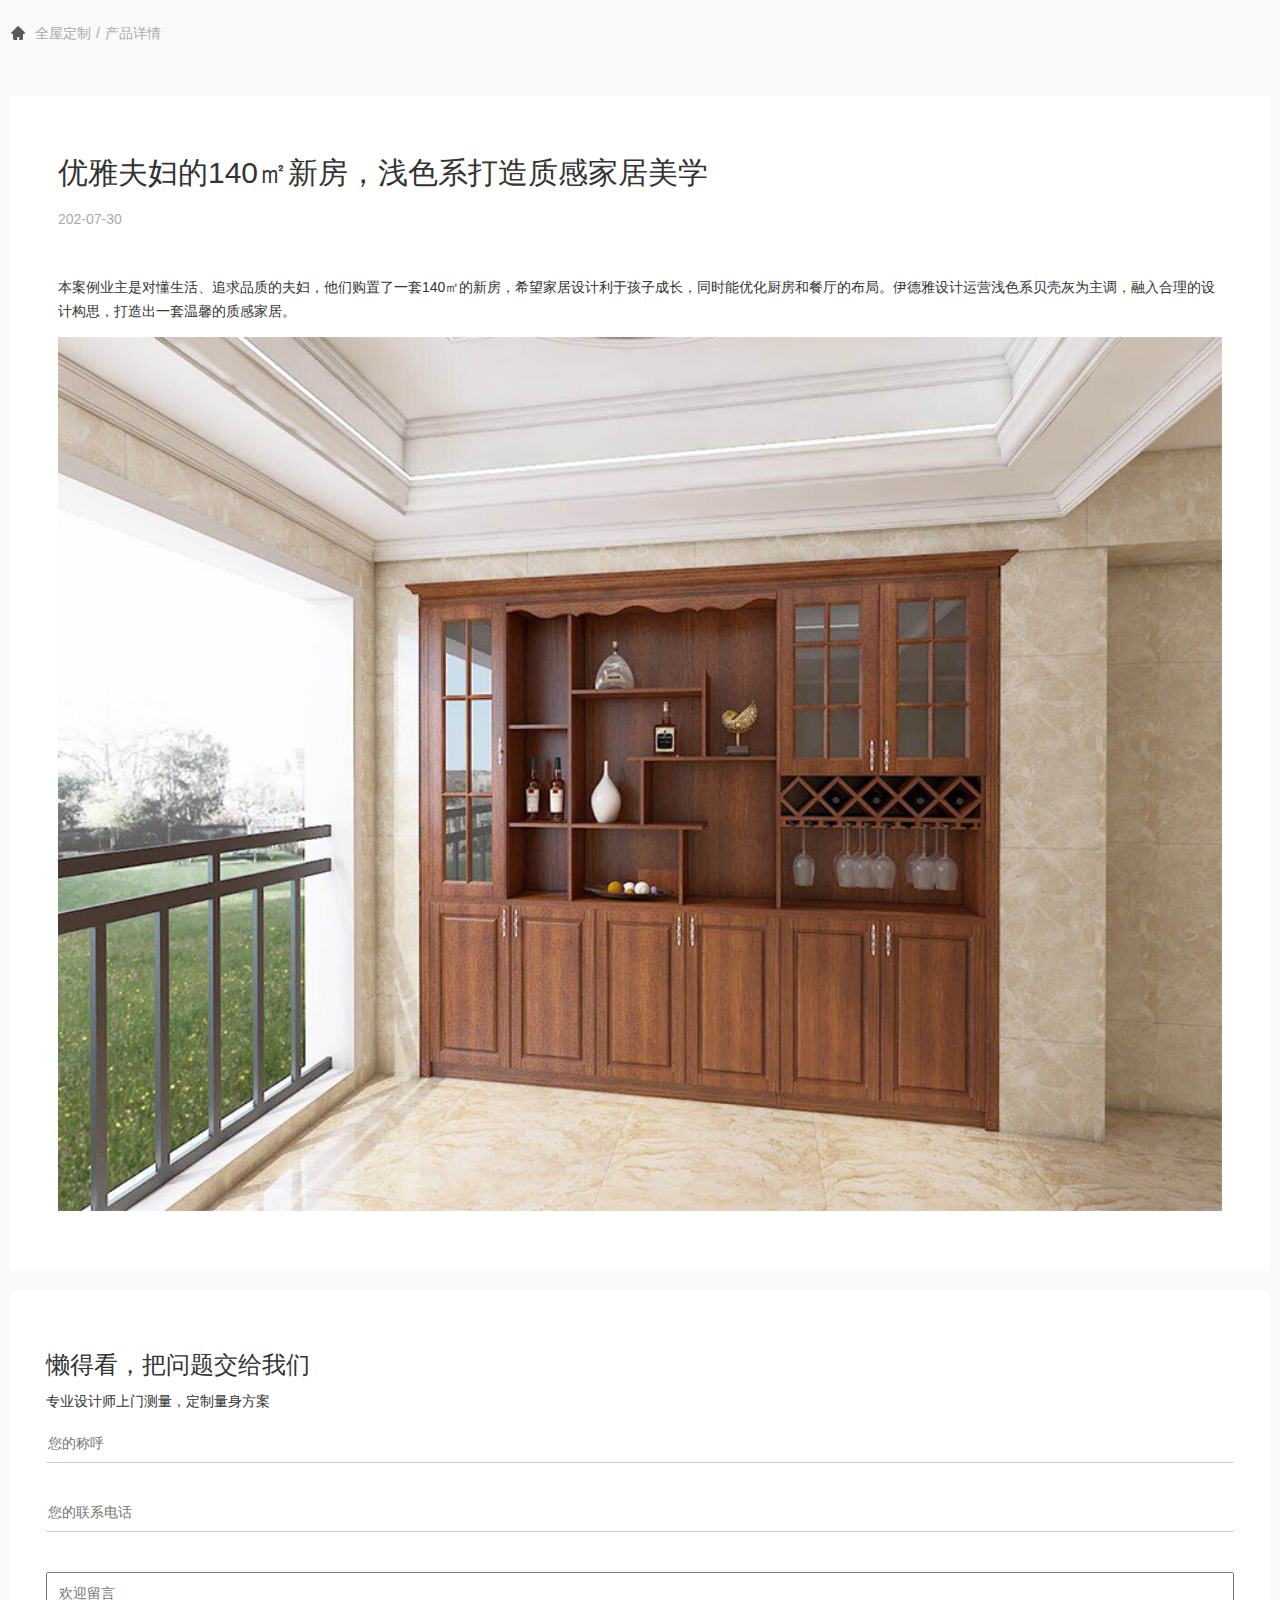
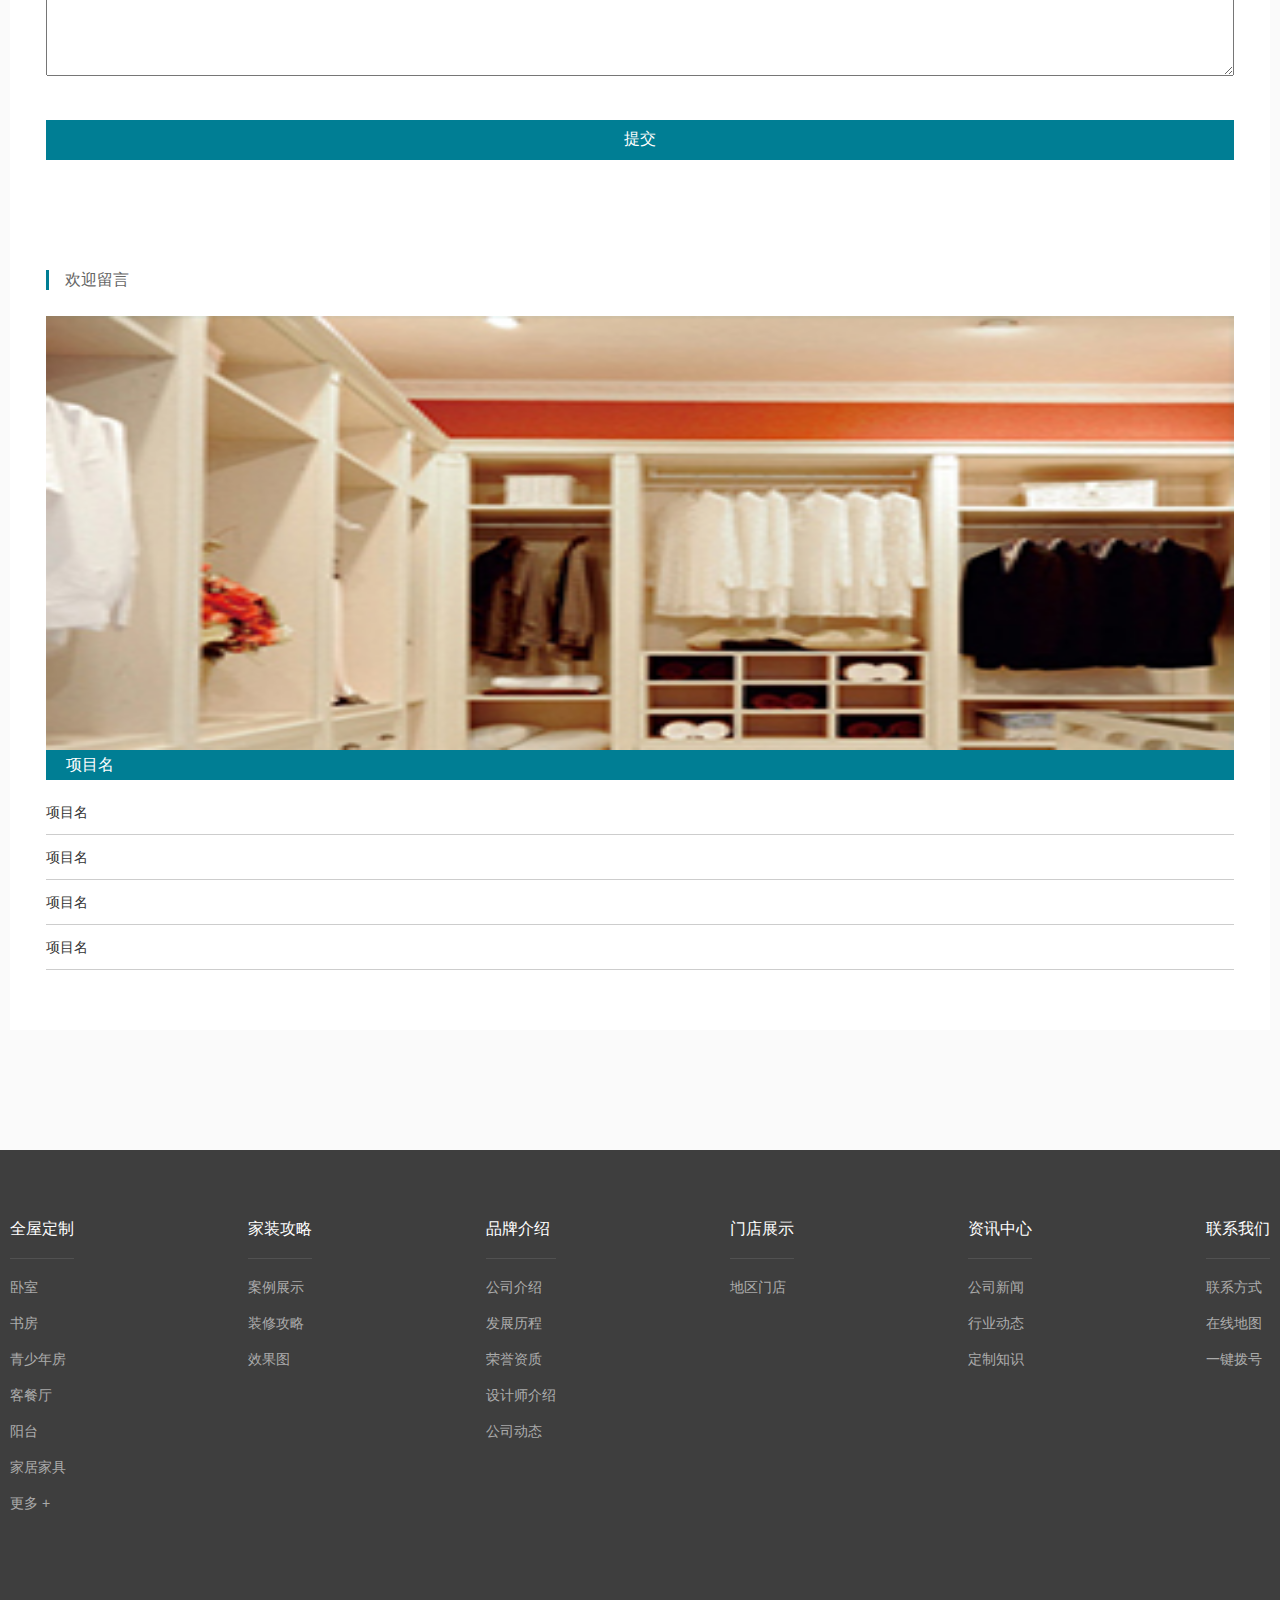
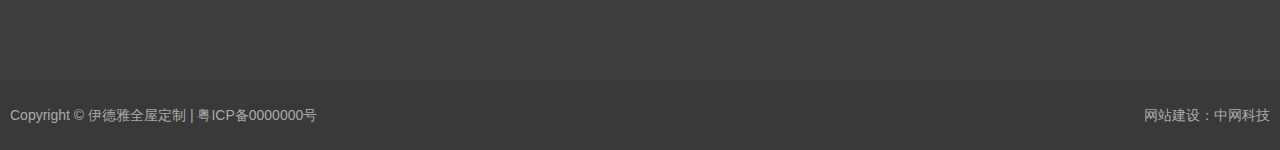
<file: caseDetail.html>
<!DOCTYPE html>
<html>
	<head>
		<meta charset="utf-8">
		<title>伊德雅全屋定制</title>
		<meta name='viewport' content = 'width=device-width, initial-scale=1.0, userscalable:no' >
		<link href="css/normalize.css" rel="stylesheet" type="text/css" />
		<link href="css/common.css" rel="stylesheet" type="text/css" />
		<link href="css/caseDetail.css" rel="stylesheet" type="text/css" />
	</head>
	<body>
		<!-- header PC -->
		<div class="header header-pc header-pc-active" id="headerPC">
			<div class="container flex-row flex-between">
				<div class="header-logo">
					<img src="img/logo.png" alt="logo" class="logo">
					<img src="img/logo_active.png" alt="logo" class="logo-active">
				</div>
				<div class="header-content flex-row">
					<div class="menu-list flex-row flex-align-center">
						<div class="menu-item">
							<a href="#">全屋定制</a>
						</div>
						<div class="menu-item"><a href="#">家装攻略</a></div>
						<div class="menu-item">
							<a href="#">品牌介绍</a>
							<div class="menu-child-list">
								<div class="menu-child-item"><a href="#">公司介绍</a></div>
								<div class="menu-child-item"><a href="#">发展历程</a></div>
								<div class="menu-child-item"><a href="#">荣誉资质</a></div>
								<div class="menu-child-item"><a href="#">设计师介绍</a></div>
								<div class="menu-child-item"><a href="#">公司动态</a></div>
							</div>
						</div>
						<div class="menu-item"><a href="#">门店展示</a></div>
						<div class="menu-item">
							<a href="#">资讯中心</a>
							<div class="menu-child-list">
								<div class="menu-child-item"><a href="#">公司新闻</a></div>
								<div class="menu-child-item"><a href="#">行业动态</a></div>
								<div class="menu-child-item"><a href="#">定制知识</a></div>
							</div>
						</div>
						<div class="menu-item"><a href="#">联系我们</a></div>
					</div>
					<div class="search flex-row flex-align-center">
						<input type="text" id="searchInput" placeholder="请输入关键字" />
						<div class="search-btn" id="searchBtn"></div>
					</div>
				</div>
			</div>
		</div>
		<div class="inside-content">
			<div class="crumbs">
				<div class="container flex-row flex-align-center">
					<div class="crumbs-icon"></div>
					<div class="crumbs-item">全屋定制</div>
					<div class="crumbs-item">产品详情</div>
				</div>
			</div>
			<div class="inside-main">
				<div class="container flex-row flex-between flex-wrap">
					<div class="detail-left">
						<div class="detail-title">优雅夫妇的140㎡新房，浅色系打造质感家居美学</div>
						<div class="detail-time">202-07-30</div>
						<div class="detail-content">
							<p>本案例业主是对懂生活、追求品质的夫妇，他们购置了一套140㎡的新房，希望家居设计利于孩子成长，同时能优化厨房和餐厅的布局。伊德雅设计运营浅色系贝壳灰为主调，融入合理的设计构思，打造出一套温馨的质感家居。
							</p>
							<img src="img/case1.jpg" />
						</div>
					</div>
					<div class="detail-right">
						<div class="detail-right-title">懒得看，把问题交给我们</div>
						<div class="detail-right-title2">专业设计师上门测量，定制量身方案</div>
						<form class="message-form">
							<div class="form-row"><input placeholder="您的称呼" /></div>
							<div class="form-row"><input placeholder="您的联系电话" /></div>
							<div class="form-row"><textarea placeholder="欢迎留言"></textarea></div>
							<div class="form-btn"><input type="submit" value="提交" /></div>
						</form>
						<div class="sub-title">欢迎留言</div>
						<div class="recommend-head">
							<a href="#">
								<div class="recommend-img">
									<img src="img/case2.jpg" alt="">
								</div>
								<div class="recommend-name">项目名</div>
							</a>
						</div>
						<div class="recommend-item"><a href="#">项目名</a></div>
						<div class="recommend-item"><a href="#">项目名</a></div>
						<div class="recommend-item"><a href="#">项目名</a></div>
						<div class="recommend-item"><a href="#">项目名</a></div>
					</div>
				</div>
			</div>
		</div>
		<!-- footer -->
		<div class="footer">
			<div class="footer-content">
				<div class="container flex-row flex-between">
					<div class="footer-nav">
						<div class="footer-nav-title">全屋定制</div>
						<div class="footer-nav-list">
							<div class="nav-list-item"><a href="#">卧室</a></div>
							<div class="nav-list-item"><a href="#">书房</a></div>
							<div class="nav-list-item"><a href="#">青少年房</a></div>
							<div class="nav-list-item"><a href="#">客餐厅</a></div>
							<div class="nav-list-item"><a href="#">阳台</a></div>
							<div class="nav-list-item"><a href="#">家居家具</a></div>
							<div class="nav-list-item"><a href="#">更多 +</a></div>
						</div>
					</div>
					<div class="footer-nav">
						<div class="footer-nav-title">家装攻略</div>
						<div class="footer-nav-list">
							<div class="nav-list-item"><a href="#">案例展示</a></div>
							<div class="nav-list-item"><a href="#">装修攻略</a></div>
							<div class="nav-list-item"><a href="#">效果图</a></div>
						</div>
					</div>
					<div class="footer-nav">
						<div class="footer-nav-title">品牌介绍</div>
						<div class="footer-nav-list">
							<div class="nav-list-item"><a href="#">公司介绍</a></div>
							<div class="nav-list-item"><a href="#">发展历程</a></div>
							<div class="nav-list-item"><a href="#">荣誉资质</a></div>
							<div class="nav-list-item"><a href="#">设计师介绍</a></div>
							<div class="nav-list-item"><a href="#">公司动态</a></div>
						</div>
					</div>
					<div class="footer-nav">
						<div class="footer-nav-title">门店展示</div>
						<div class="footer-nav-list">
							<div class="nav-list-item"><a href="#">地区门店</a></div>
						</div>
					</div>
					<div class="footer-nav">
						<div class="footer-nav-title">资讯中心</div>
						<div class="footer-nav-list">
							<div class="nav-list-item"><a href="#">公司新闻</a></div>
							<div class="nav-list-item"><a href="#">行业动态</a></div>
							<div class="nav-list-item"><a href="#">定制知识</a></div>
						</div>
					</div>
					<div class="footer-nav">
						<div class="footer-nav-title">联系我们</div>
						<div class="footer-nav-list">
							<div class="nav-list-item"><a href="#">联系方式</a></div>
							<div class="nav-list-item"><a href="#">在线地图</a></div>
							<div class="nav-list-item"><a href="#">一键拨号</a></div>
						</div>
					</div>
				</div>
			</div>
			<div class="copyright ">
				<div class="container flex-row flex-wrap flex-between">
					<div>Copyright © 伊德雅全屋定制 | 粤ICP备0000000号</div>
					<div>网站建设：中网科技</div>
				</div>
			</div>
		</div>
	</body>
</html>
</file>
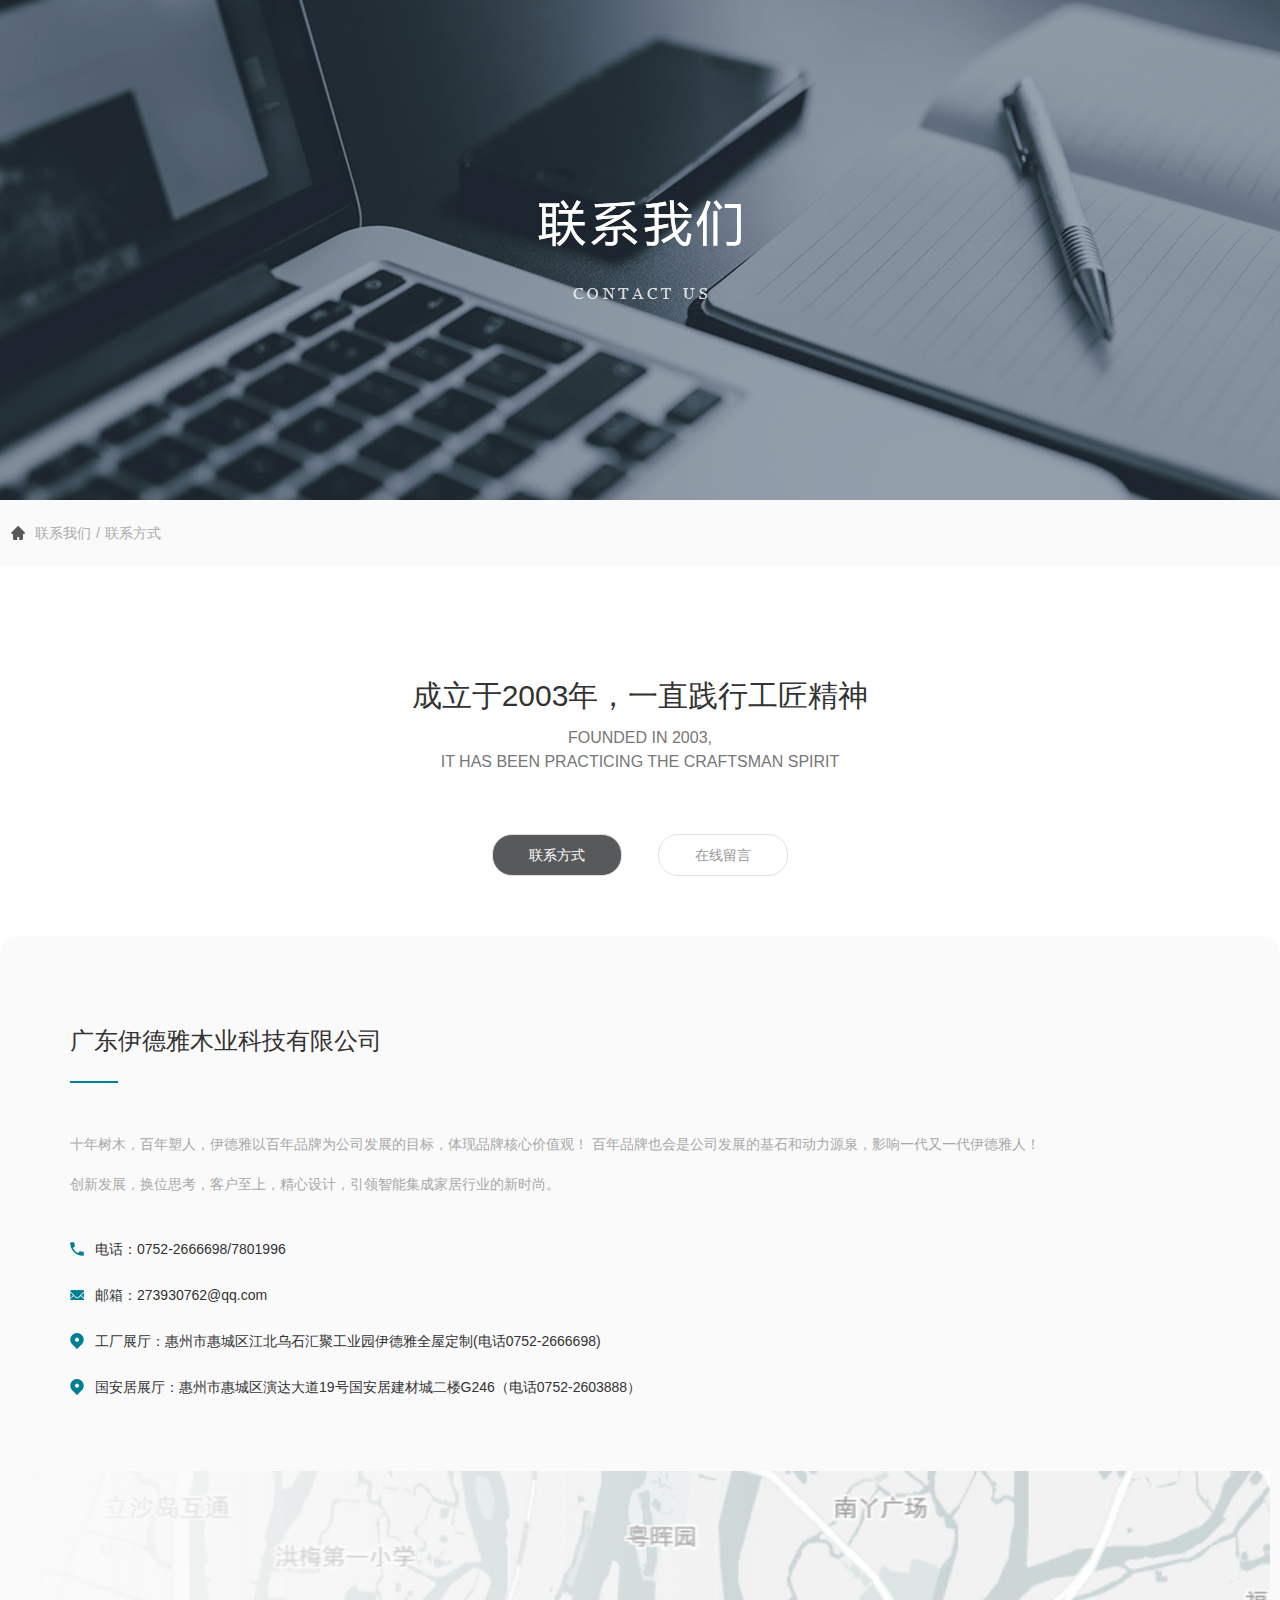
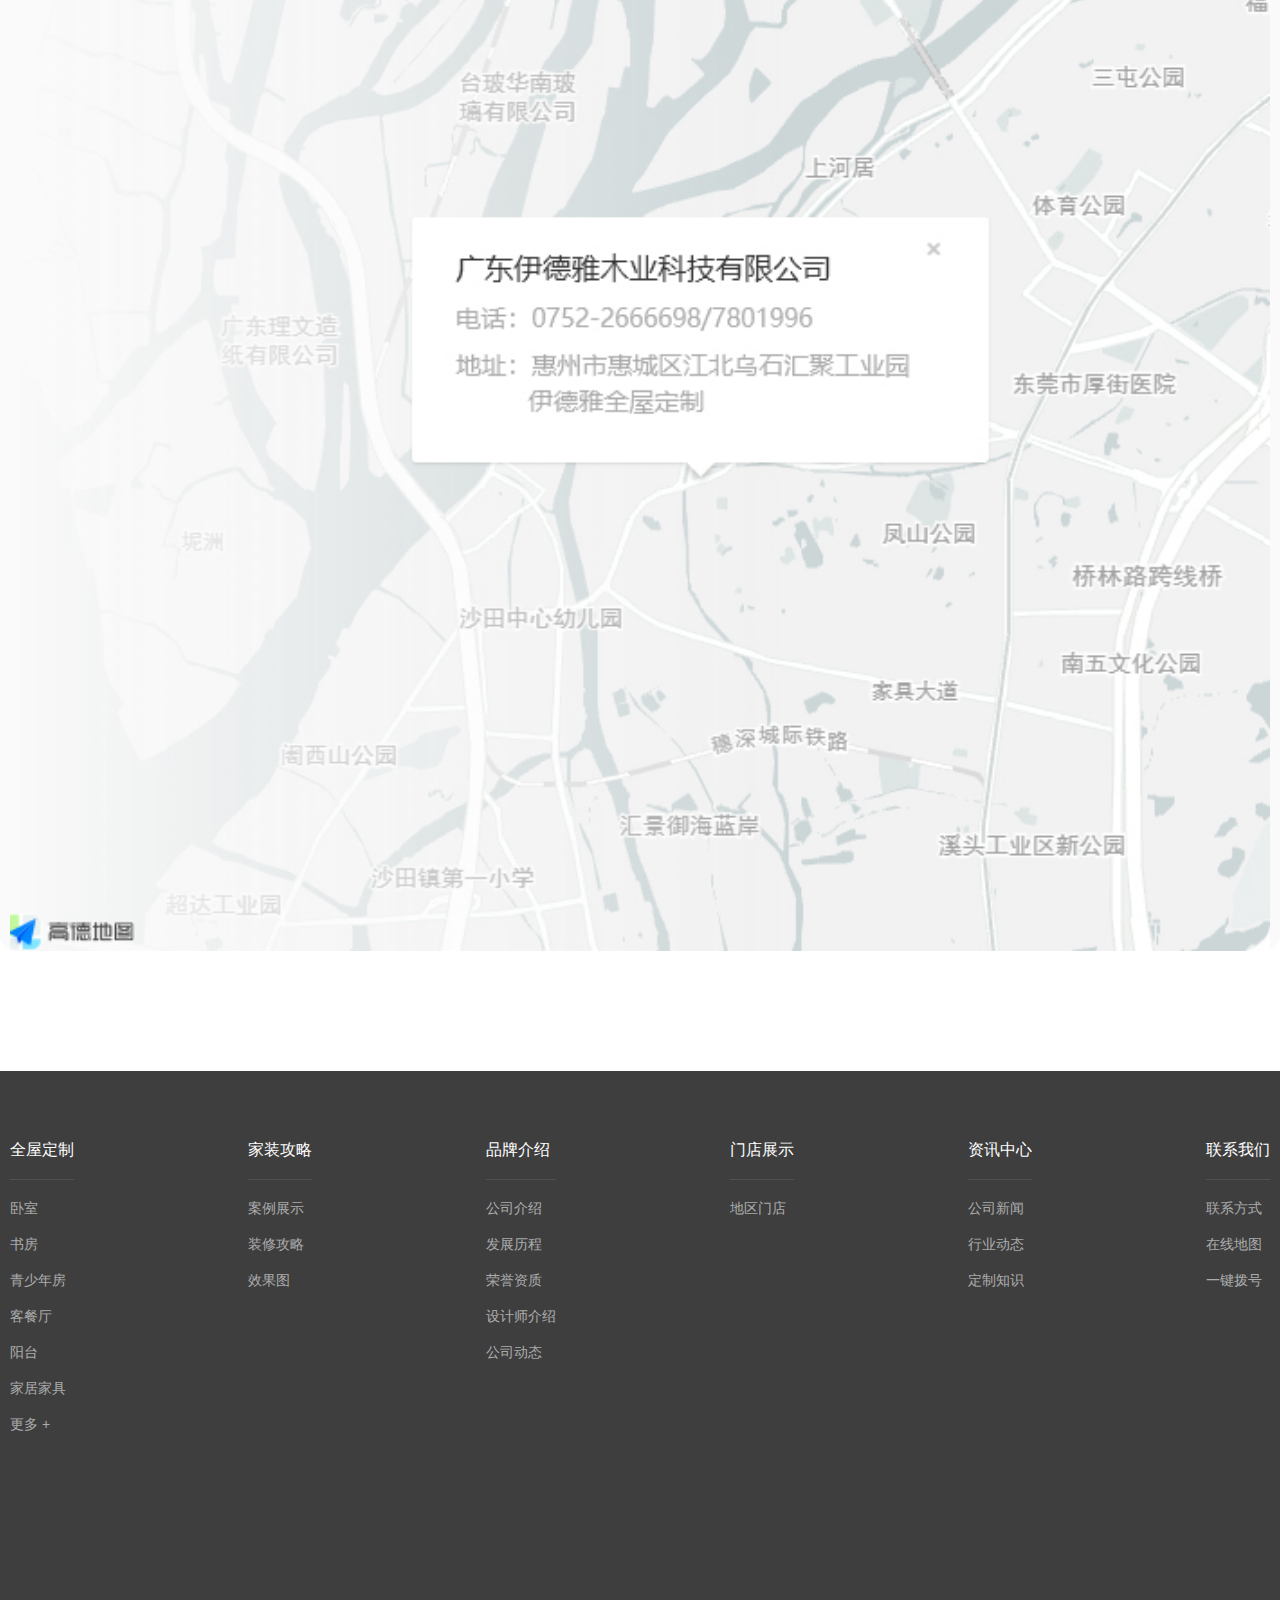
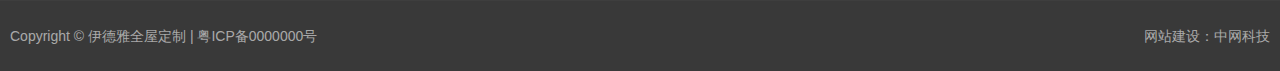
<file: contact.html>
<!DOCTYPE html>
<html>
	<head>
		<meta charset="utf-8">
		<title>伊德雅全屋定制</title>
		<meta name='viewport' content = 'width=device-width, initial-scale=1.0, userscalable:no' >
		<link href="css/normalize.css" rel="stylesheet" type="text/css" />
		<link href="css/common.css" rel="stylesheet" type="text/css" />
		<link href="css/contact.css" rel="stylesheet" type="text/css" />
	</head>
	<body>
		<!-- header PC -->
		<div class="header header-pc header-pc-active" id="headerPC">
			<div class="container flex-row flex-between">
				<div class="header-logo">
					<img src="img/logo.png" alt="logo" class="logo">
					<img src="img/logo_active.png" alt="logo" class="logo-active">
				</div>
				<div class="header-content flex-row">
					<div class="menu-list flex-row flex-align-center">
						<div class="menu-item">
							<a href="#">全屋定制</a>
						</div>
						<div class="menu-item"><a href="#">家装攻略</a></div>
						<div class="menu-item">
							<a href="#">品牌介绍</a>
							<div class="menu-child-list">
								<div class="menu-child-item"><a href="#">公司介绍</a></div>
								<div class="menu-child-item"><a href="#">发展历程</a></div>
								<div class="menu-child-item"><a href="#">荣誉资质</a></div>
								<div class="menu-child-item"><a href="#">设计师介绍</a></div>
								<div class="menu-child-item"><a href="#">公司动态</a></div>
							</div>
						</div>
						<div class="menu-item"><a href="#">门店展示</a></div>
						<div class="menu-item">
							<a href="#">资讯中心</a>
							<div class="menu-child-list">
								<div class="menu-child-item"><a href="#">公司新闻</a></div>
								<div class="menu-child-item"><a href="#">行业动态</a></div>
								<div class="menu-child-item"><a href="#">定制知识</a></div>
							</div>
						</div>
						<div class="menu-item"><a href="#">联系我们</a></div>
					</div>
					<div class="search flex-row flex-align-center">
						<input type="text" id="searchInput" placeholder="请输入关键字" />
						<div class="search-btn" id="searchBtn"></div>
					</div>
				</div>
			</div>
		</div>
		<div class="inside-content">
			<div class="inside-banner contact-banner"></div>
			<div class="crumbs">
				<div class="container flex-row flex-align-center">
					<div class="crumbs-icon"></div>
					<div class="crumbs-item">联系我们</div>
					<div class="crumbs-item">联系方式</div>
				</div>
			</div>
			<div class="inside-main">
				<div class="inside-common-title text-center">
					<div class="inside-common-title-cn">成立于2003年，一直践行工匠精神</div>
					<div class="inside-common-title-en">FOUNDED IN 2003,<br /> IT HAS BEEN PRACTICING THE CRAFTSMAN
						SPIRIT</div>
				</div>
				<div class="inside-menu flex-row flex-center">
					<div class="inside-menu-item active">
						<a href="#">联系方式</a>
					</div>
					<div class="inside-menu-item">
						<a href="#">在线留言</a>
					</div>
				</div>
				<div class="contact-content">
					<div class="flex-row contact-wrap flex-wrap container">
						<div class="contact-left">
							<div class="contact-title">广东伊德雅木业科技有限公司</div>
							<p>
								十年树木，百年塑人，伊德雅以百年品牌为公司发展的目标，体现品牌核心价值观！
								百年品牌也会是公司发展的基石和动力源泉，影响一代又一代伊德雅人！
							</p>
							<p>
								创新发展，换位思考，客户至上，精心设计，引领智能集成家居行业的新时尚。
							</p>
							<div class="contact-info">
								<div class="contact-info-item phone">电话：0752-2666698/7801996</div>
								<div class="contact-info-item email">邮箱：273930762@qq.com</div>
								<div class="contact-info-item address">工厂展厅：惠州市惠城区江北乌石汇聚工业园伊德雅全屋定制(电话0752-2666698)</div>
								<div class="contact-info-item address">国安居展厅：惠州市惠城区演达大道19号国安居建材城二楼G246（电话0752-2603888）</div>
							</div>
						</div>
						<div class="contact-right">
							<img src="img/contact_map.jpg"/>
						</div>
					</div>
				</div>
			</div>
		</div>
		<!-- footer -->
		<div class="footer">
			<div class="footer-content">
				<div class="container flex-row flex-between">
					<div class="footer-nav">
						<div class="footer-nav-title">全屋定制</div>
						<div class="footer-nav-list">
							<div class="nav-list-item"><a href="#">卧室</a></div>
							<div class="nav-list-item"><a href="#">书房</a></div>
							<div class="nav-list-item"><a href="#">青少年房</a></div>
							<div class="nav-list-item"><a href="#">客餐厅</a></div>
							<div class="nav-list-item"><a href="#">阳台</a></div>
							<div class="nav-list-item"><a href="#">家居家具</a></div>
							<div class="nav-list-item"><a href="#">更多 +</a></div>
						</div>
					</div>
					<div class="footer-nav">
						<div class="footer-nav-title">家装攻略</div>
						<div class="footer-nav-list">
							<div class="nav-list-item"><a href="#">案例展示</a></div>
							<div class="nav-list-item"><a href="#">装修攻略</a></div>
							<div class="nav-list-item"><a href="#">效果图</a></div>
						</div>
					</div>
					<div class="footer-nav">
						<div class="footer-nav-title">品牌介绍</div>
						<div class="footer-nav-list">
							<div class="nav-list-item"><a href="#">公司介绍</a></div>
							<div class="nav-list-item"><a href="#">发展历程</a></div>
							<div class="nav-list-item"><a href="#">荣誉资质</a></div>
							<div class="nav-list-item"><a href="#">设计师介绍</a></div>
							<div class="nav-list-item"><a href="#">公司动态</a></div>
						</div>
					</div>
					<div class="footer-nav">
						<div class="footer-nav-title">门店展示</div>
						<div class="footer-nav-list">
							<div class="nav-list-item"><a href="#">地区门店</a></div>
						</div>
					</div>
					<div class="footer-nav">
						<div class="footer-nav-title">资讯中心</div>
						<div class="footer-nav-list">
							<div class="nav-list-item"><a href="#">公司新闻</a></div>
							<div class="nav-list-item"><a href="#">行业动态</a></div>
							<div class="nav-list-item"><a href="#">定制知识</a></div>
						</div>
					</div>
					<div class="footer-nav">
						<div class="footer-nav-title">联系我们</div>
						<div class="footer-nav-list">
							<div class="nav-list-item"><a href="#">联系方式</a></div>
							<div class="nav-list-item"><a href="#">在线地图</a></div>
							<div class="nav-list-item"><a href="#">一键拨号</a></div>
						</div>
					</div>
				</div>
			</div>
			<div class="copyright ">
				<div class="container flex-row flex-wrap flex-between">
					<div>Copyright © 伊德雅全屋定制 | 粤ICP备0000000号</div>
					<div>网站建设：中网科技</div>
				</div>
			</div>
		</div>
	</body>
</html>
</file>
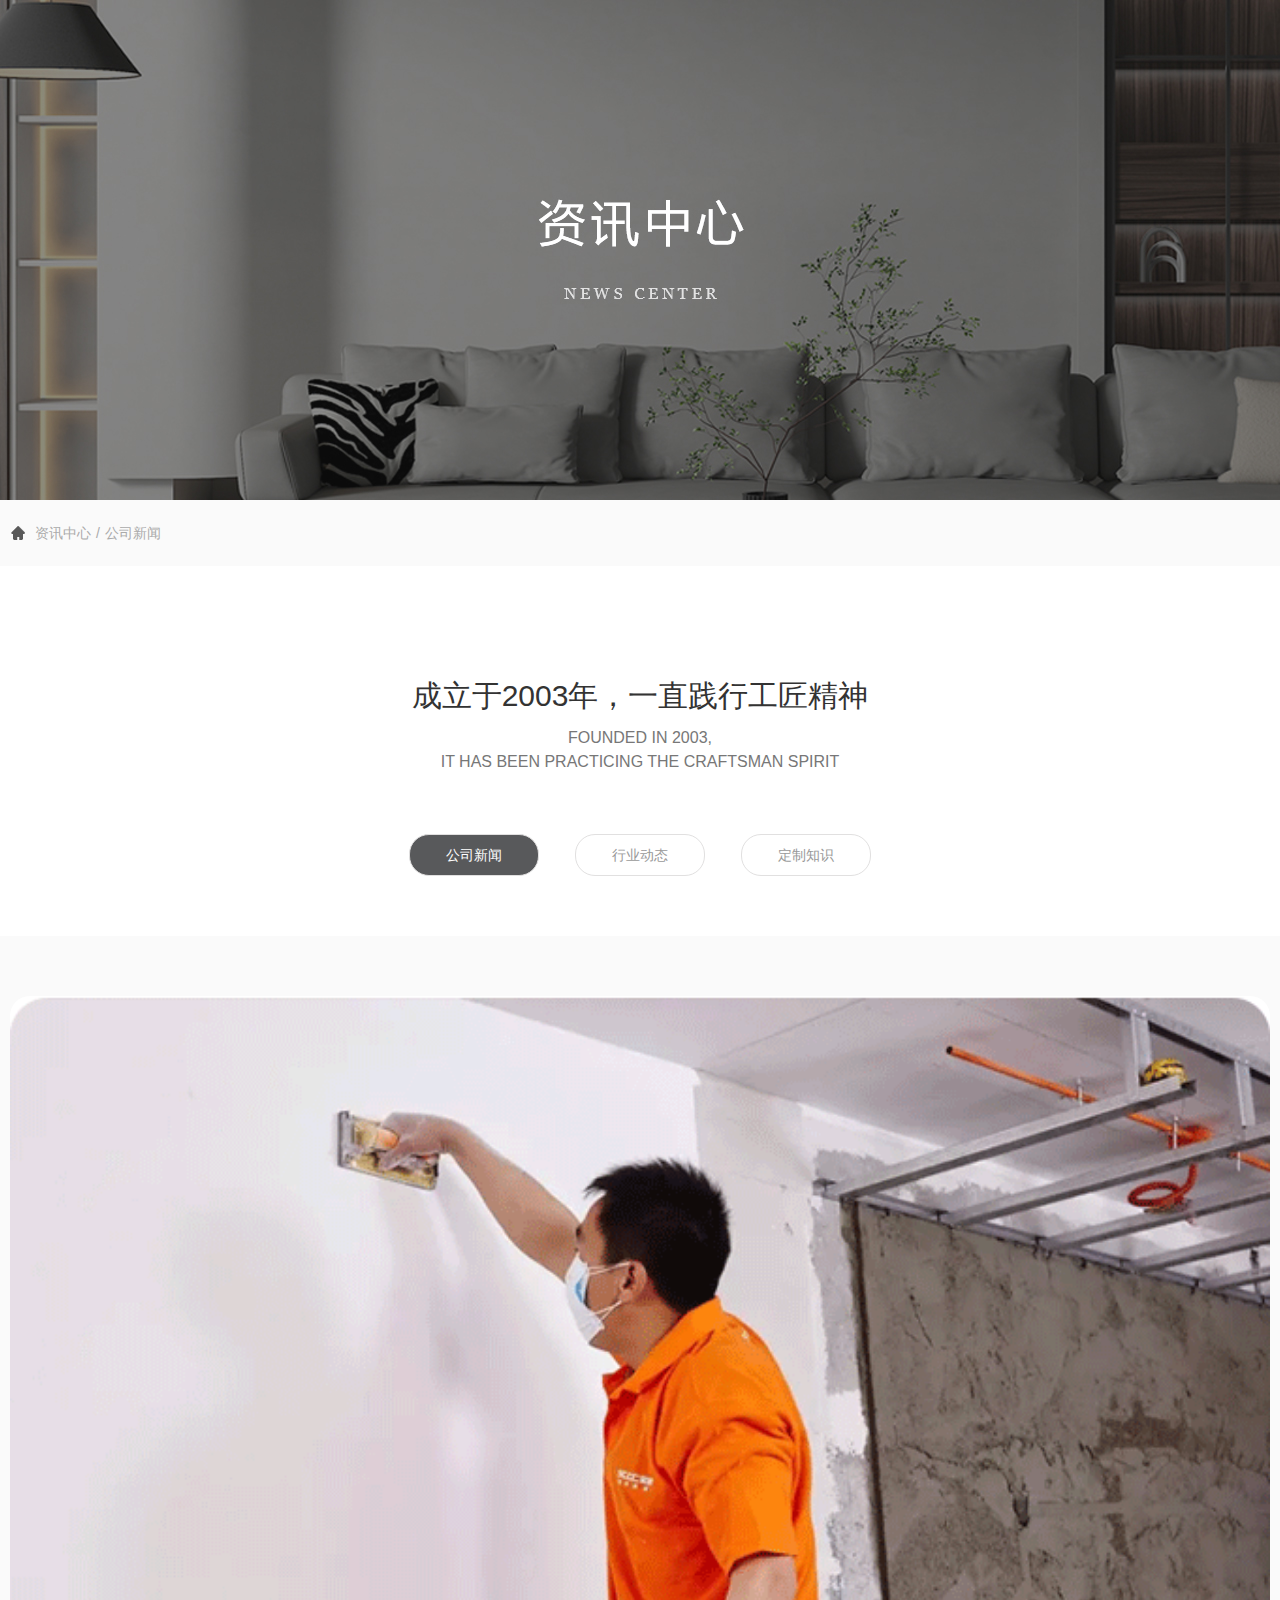
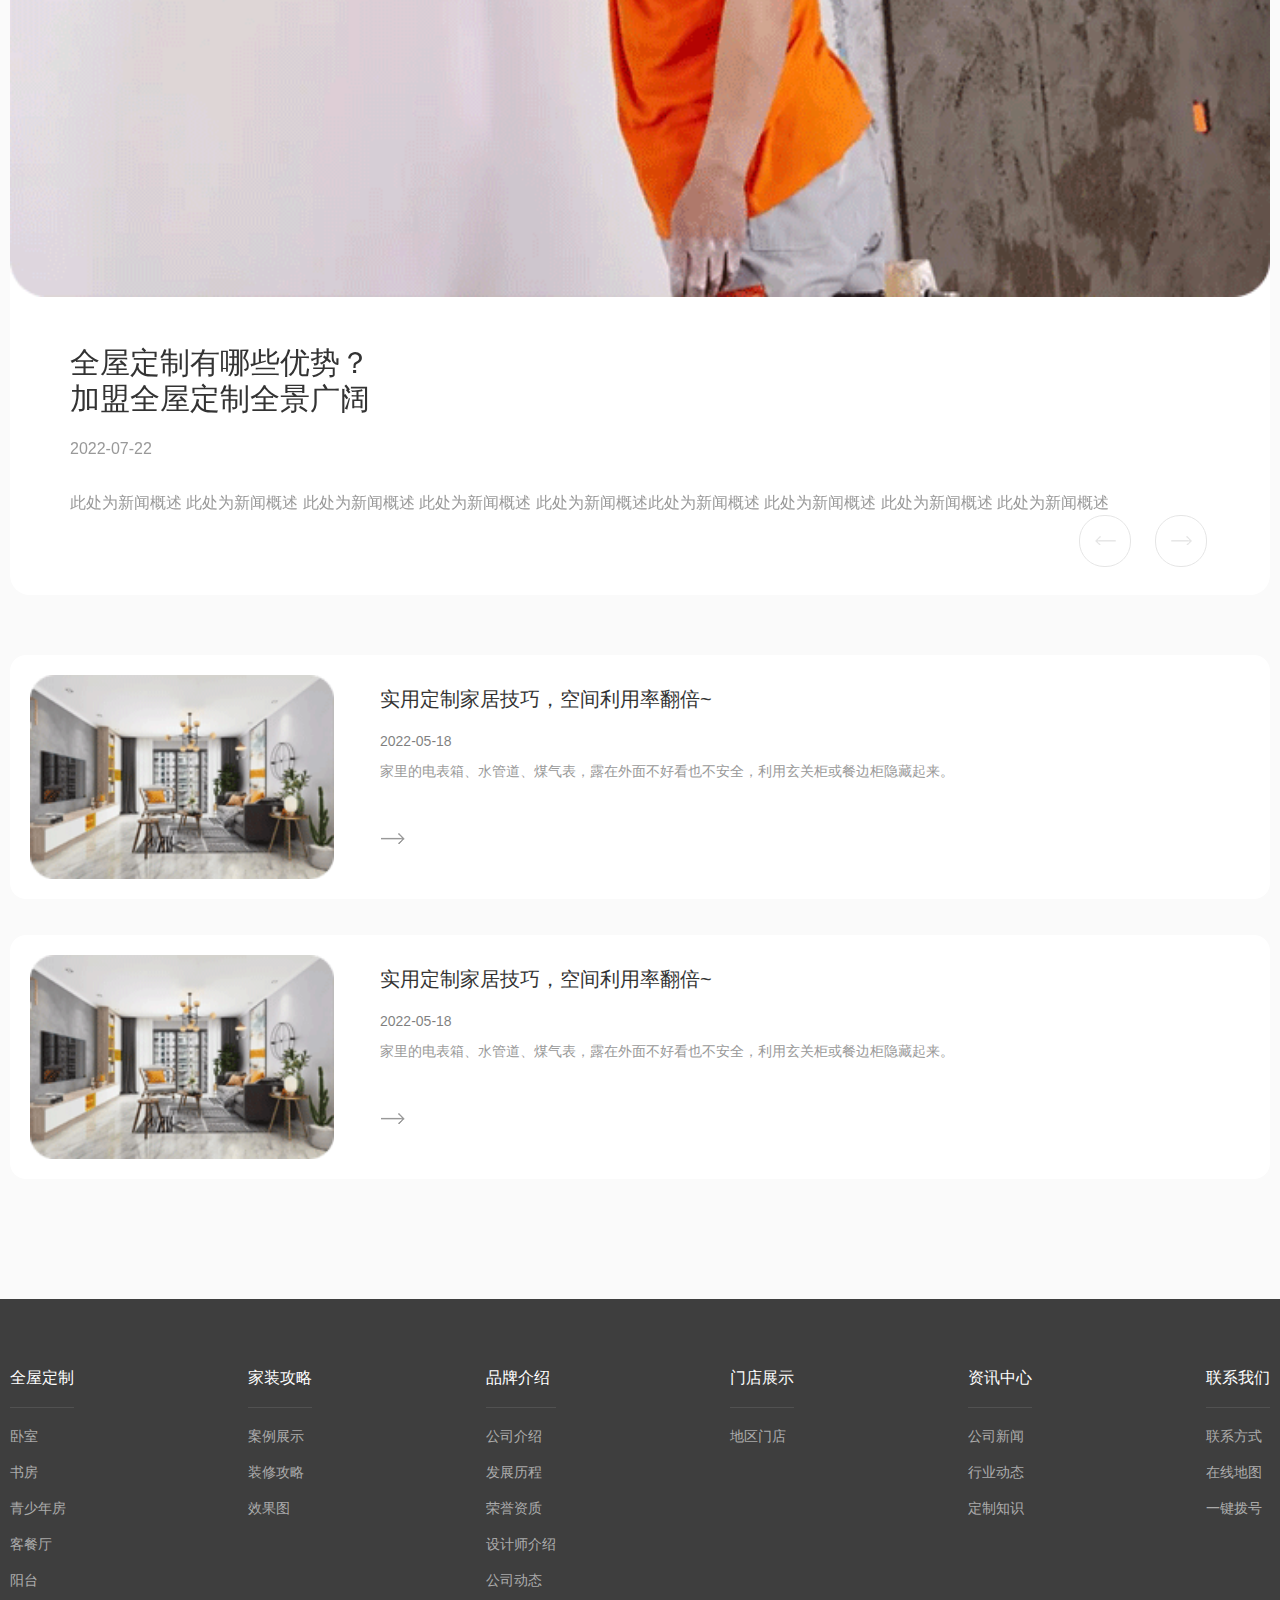
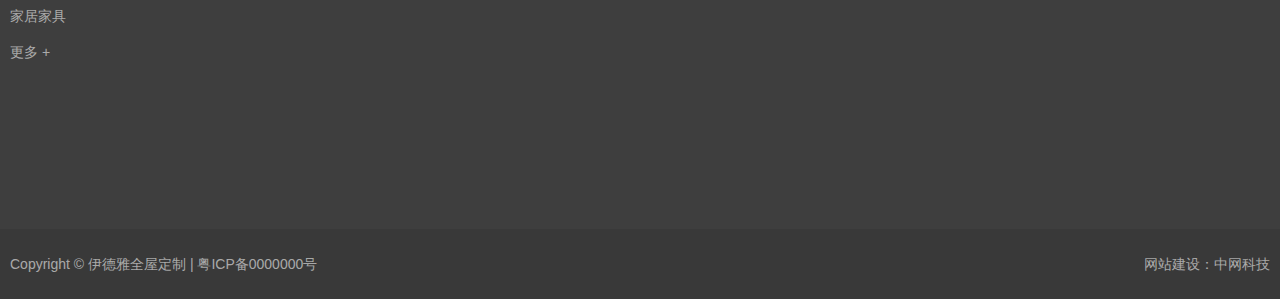
<file: news.html>
<!DOCTYPE html>
<html>
	<head>
		<meta charset="utf-8">
		<title>伊德雅全屋定制</title>
		<meta name='viewport' content = 'width=device-width, initial-scale=1.0, userscalable:no' >
		<link href="css/normalize.css" rel="stylesheet" type="text/css" />
		<link href="css/common.css" rel="stylesheet" type="text/css" />
		<link href="css/news.css" rel="stylesheet" type="text/css" />
		<link href="css/swiper.min.css" rel="stylesheet" type="text/css" />
	</head>
	<body>
		<!-- header PC -->
		<div class="header header-pc header-pc-active" id="headerPC">
			<div class="container flex-row flex-between">
				<div class="header-logo">
					<img src="img/logo.png" alt="logo" class="logo">
					<img src="img/logo_active.png" alt="logo" class="logo-active">
				</div>
				<div class="header-content flex-row">
					<div class="menu-list flex-row flex-align-center">
						<div class="menu-item">
							<a href="#">全屋定制</a>
						</div>
						<div class="menu-item"><a href="#">家装攻略</a></div>
						<div class="menu-item">
							<a href="#">品牌介绍</a>
							<div class="menu-child-list">
								<div class="menu-child-item"><a href="#">公司介绍</a></div>
								<div class="menu-child-item"><a href="#">发展历程</a></div>
								<div class="menu-child-item"><a href="#">荣誉资质</a></div>
								<div class="menu-child-item"><a href="#">设计师介绍</a></div>
								<div class="menu-child-item"><a href="#">公司动态</a></div>
							</div>
						</div>
						<div class="menu-item"><a href="#">门店展示</a></div>
						<div class="menu-item">
							<a href="#">资讯中心</a>
							<div class="menu-child-list">
								<div class="menu-child-item"><a href="#">公司新闻</a></div>
								<div class="menu-child-item"><a href="#">行业动态</a></div>
								<div class="menu-child-item"><a href="#">定制知识</a></div>
							</div>
						</div>
						<div class="menu-item"><a href="#">联系我们</a></div>
					</div>
					<div class="search flex-row flex-align-center">
						<input type="text" id="searchInput" placeholder="请输入关键字" />
						<div class="search-btn" id="searchBtn"></div>
					</div>
				</div>
			</div>
		</div>
		<div class="inside-content">
			<div class="inside-banner news-banner"></div>
			<div class="crumbs">
				<div class="container flex-row flex-align-center">
					<div class="crumbs-icon"></div>
					<div class="crumbs-item">资讯中心</div>
					<div class="crumbs-item">公司新闻</div>
				</div>
			</div>
			<div class="inside-main">
				<div class="inside-common-title text-center">
					<div class="inside-common-title-cn">成立于2003年，一直践行工匠精神</div>
					<div class="inside-common-title-en">FOUNDED IN 2003,<br /> IT HAS BEEN PRACTICING THE CRAFTSMAN
						SPIRIT</div>
				</div>
				<div class="inside-menu flex-row flex-center">
					<div class="inside-menu-item active">
						<a href="#">公司新闻</a>
					</div>
					<div class="inside-menu-item">
						<a href="#">行业动态</a>
					</div>
					<div class="inside-menu-item">
						<a href="#">定制知识</a>
					</div>
				</div>
				<div class="news-list">
					<div class="container">
						<div class="swiper-container news-swiper">
							<div class="swiper-wrapper">
								<div class="swiper-slide swiper-no-swiping">
									<div class="news-swiper-item flex-row flex-between flex-wrap">
										<div class="news-swiper-img">
											<img src="img/news4.png" alt="">
										</div>
										<div class="news-swiper-info">
											<div class="news-title">全屋定制有哪些优势？<br />加盟全屋定制全景广阔</div>
											<div class="news-time">2022-07-22</div>
											<div class="news-dec">此处为新闻概述 此处为新闻概述 此处为新闻概述 此处为新闻概述 此处为新闻概述此处为新闻概述 此处为新闻概述
												此处为新闻概述 此处为新闻概述 </div>
										</div>
									</div>
								</div>
								<div class="swiper-slide swiper-no-swiping">
									<div class="news-swiper-item flex-row flex-between flex-wrap">
										<div class="news-swiper-img">
											<img src="img/news4.png" alt="">
										</div>
										<div class="news-swiper-info">
											<div class="news-title">全屋定制有哪些优势？<br />加盟全屋定制全景广阔</div>
											<div class="news-time">2022-07-22</div>
											<div class="news-dec">此处为新闻概述 此处为新闻概述 此处为新闻概述 此处为新闻概述 此处为新闻概述此处为新闻概述 此处为新闻概述
												此处为新闻概述 此处为新闻概述 </div>
										</div>
									</div>
								</div>
								<div class="swiper-slide swiper-no-swiping">
									<div class="news-swiper-item flex-row flex-between flex-wrap">
										<div class="news-swiper-img">
											<img src="img/news4.png" alt="">
										</div>
										<div class="news-swiper-info">
											<div class="news-title">全屋定制有哪些优势？<br />加盟全屋定制全景广阔</div>
											<div class="news-time">2022-07-22</div>
											<div class="news-dec">此处为新闻概述 此处为新闻概述 此处为新闻概述 此处为新闻概述 此处为新闻概述此处为新闻概述 此处为新闻概述
												此处为新闻概述 此处为新闻概述 </div>
										</div>
									</div>
								</div>
							</div>
							<!-- 切换按钮 -->
							<div class="swiper-btn flex-row">
								<div class="news-btn-prev button-prev"></div>
								<div class="news-btn-next button-next"></div>
							</div>
						</div>
						<div class="news-list-item">
							<a href="#" class="flex-row flex-wrap flex-between">
								<div class="news-img">
									<img src="img/new1.png" alt="">
								</div>
								<div class="news-info">
									<div class="news-name">实用定制家居技巧，空间利用率翻倍~</div>
									<div class="news-time">2022-05-18</div>
									<div class="news-dec">家里的电表箱、水管道、煤气表，露在外面不好看也不安全，利用玄关柜或餐边柜隐藏起来。</div>
									<div class="news-icon"></div>
								</div>
							</a>
						</div>
						<div class="news-list-item">
							<a href="#" class="flex-row flex-wrap flex-between">
								<div class="news-img">
									<img src="img/new1.png" alt="">
								</div>
								<div class="news-info">
									<div class="news-name">实用定制家居技巧，空间利用率翻倍~</div>
									<div class="news-time">2022-05-18</div>
									<div class="news-dec">家里的电表箱、水管道、煤气表，露在外面不好看也不安全，利用玄关柜或餐边柜隐藏起来。</div>
									<div class="news-icon"></div>
								</div>
							</a>
						</div>
					</div>
				</div>
			</div>
		</div>
		<!-- footer -->
		<div class="footer">
			<div class="footer-content">
				<div class="container flex-row flex-between">
					<div class="footer-nav">
						<div class="footer-nav-title">全屋定制</div>
						<div class="footer-nav-list">
							<div class="nav-list-item"><a href="#">卧室</a></div>
							<div class="nav-list-item"><a href="#">书房</a></div>
							<div class="nav-list-item"><a href="#">青少年房</a></div>
							<div class="nav-list-item"><a href="#">客餐厅</a></div>
							<div class="nav-list-item"><a href="#">阳台</a></div>
							<div class="nav-list-item"><a href="#">家居家具</a></div>
							<div class="nav-list-item"><a href="#">更多 +</a></div>
						</div>
					</div>
					<div class="footer-nav">
						<div class="footer-nav-title">家装攻略</div>
						<div class="footer-nav-list">
							<div class="nav-list-item"><a href="#">案例展示</a></div>
							<div class="nav-list-item"><a href="#">装修攻略</a></div>
							<div class="nav-list-item"><a href="#">效果图</a></div>
						</div>
					</div>
					<div class="footer-nav">
						<div class="footer-nav-title">品牌介绍</div>
						<div class="footer-nav-list">
							<div class="nav-list-item"><a href="#">公司介绍</a></div>
							<div class="nav-list-item"><a href="#">发展历程</a></div>
							<div class="nav-list-item"><a href="#">荣誉资质</a></div>
							<div class="nav-list-item"><a href="#">设计师介绍</a></div>
							<div class="nav-list-item"><a href="#">公司动态</a></div>
						</div>
					</div>
					<div class="footer-nav">
						<div class="footer-nav-title">门店展示</div>
						<div class="footer-nav-list">
							<div class="nav-list-item"><a href="#">地区门店</a></div>
						</div>
					</div>
					<div class="footer-nav">
						<div class="footer-nav-title">资讯中心</div>
						<div class="footer-nav-list">
							<div class="nav-list-item"><a href="#">公司新闻</a></div>
							<div class="nav-list-item"><a href="#">行业动态</a></div>
							<div class="nav-list-item"><a href="#">定制知识</a></div>
						</div>
					</div>
					<div class="footer-nav">
						<div class="footer-nav-title">联系我们</div>
						<div class="footer-nav-list">
							<div class="nav-list-item"><a href="#">联系方式</a></div>
							<div class="nav-list-item"><a href="#">在线地图</a></div>
							<div class="nav-list-item"><a href="#">一键拨号</a></div>
						</div>
					</div>
				</div>
			</div>
			<div class="copyright ">
				<div class="container flex-row flex-wrap flex-between">
					<div>Copyright © 伊德雅全屋定制 | 粤ICP备0000000号</div>
					<div>网站建设：中网科技</div>
				</div>
			</div>
		</div>
	</body>
	<script type="text/javascript" src="js/swiper-4.3.5.min.js"></script>
	<script>
		var newsSwiper = new Swiper(".news-swiper", {
			loop: true,
			autoplay: false,
			navigation: {
				nextEl: '.news-btn-next',
				prevEl: '.news-btn-prev',
			},
		})
	</script>
</html>
</file>
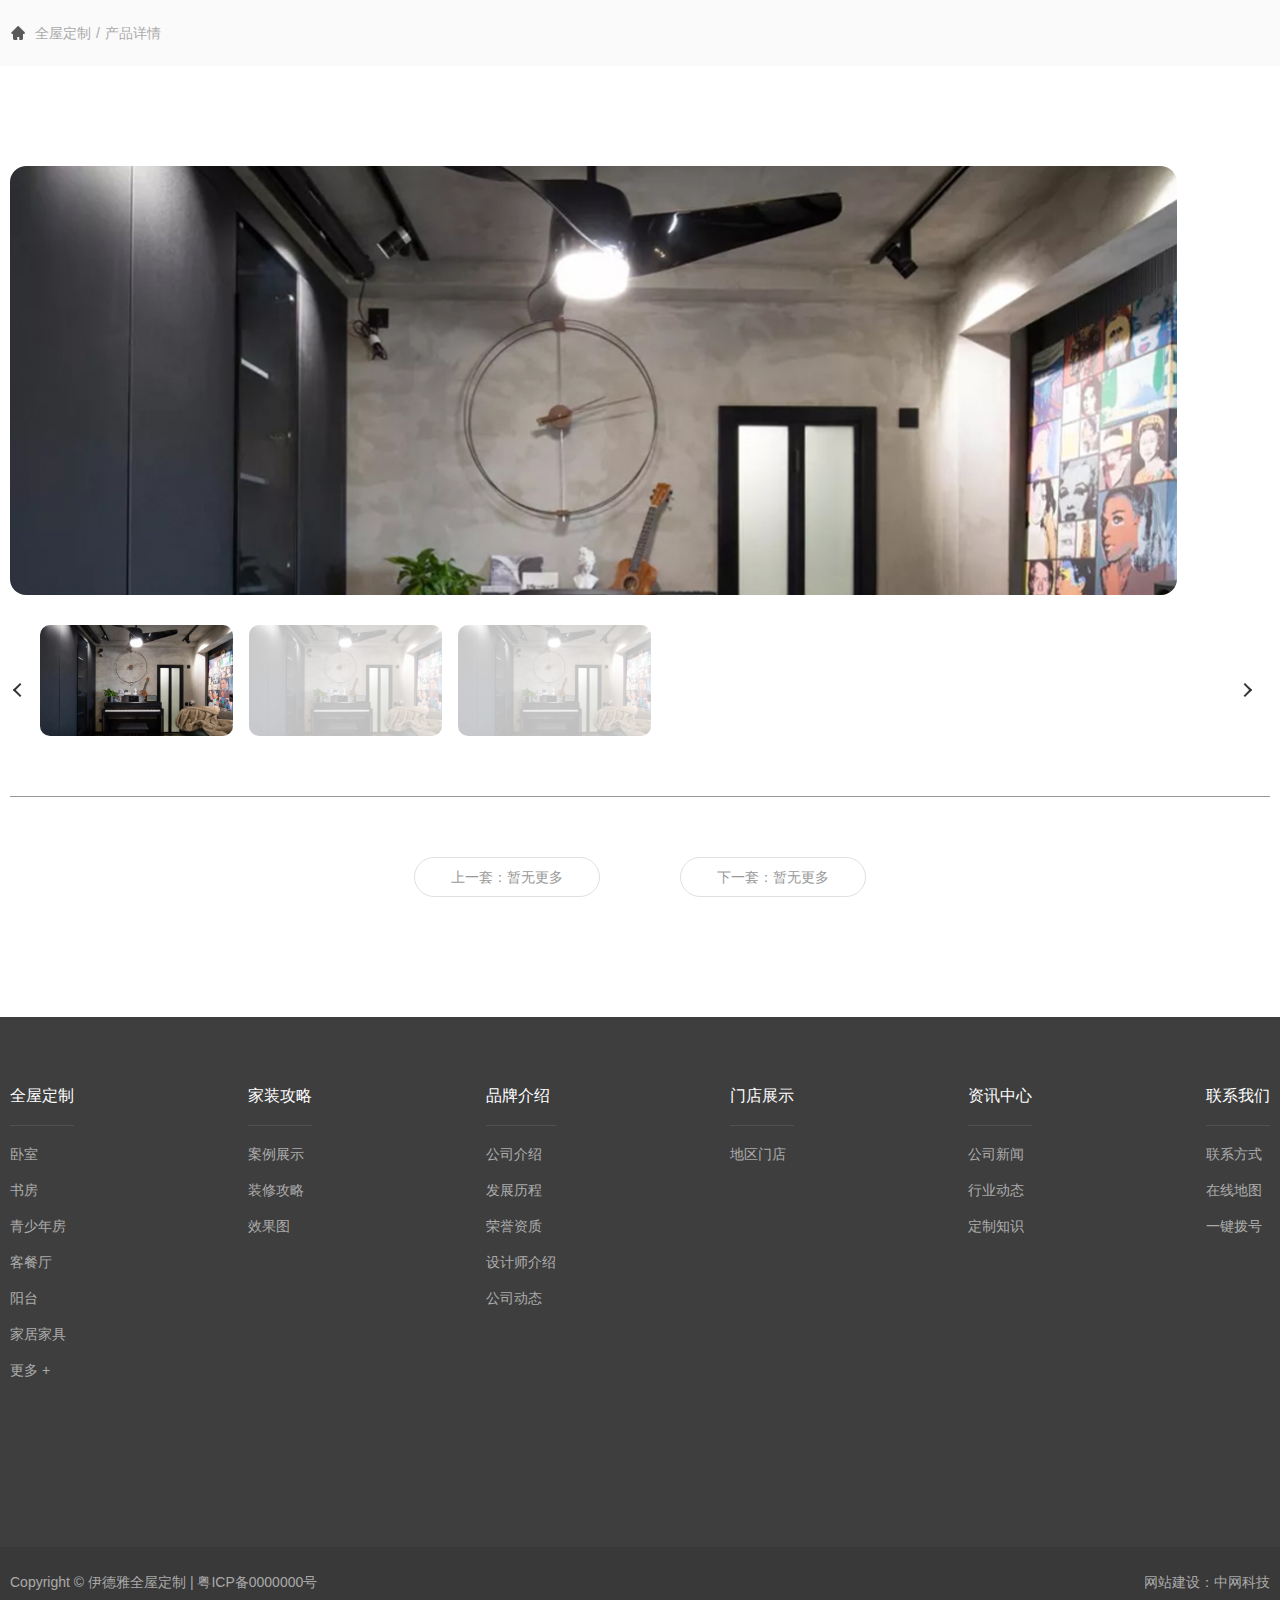
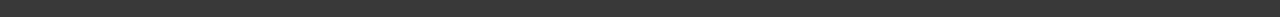
<file: productDetail.html>
<!DOCTYPE html>
<html>
	<head>
		<meta charset="utf-8">
		<title>伊德雅全屋定制</title>
		<meta name='viewport' content = 'width=device-width, initial-scale=1.0, userscalable:no' >
		<link href="css/normalize.css" rel="stylesheet" type="text/css" />
		<link href="css/common.css" rel="stylesheet" type="text/css" />
		<link href="css/productDetail.css" rel="stylesheet" type="text/css" />
		<link href="css/swiper.min.css" rel="stylesheet" type="text/css" />
	</head>
	<body>
		<!-- header PC -->
		<div class="header header-pc header-pc-active" id="headerPC">
			<div class="container flex-row flex-between">
				<div class="header-logo">
					<img src="img/logo.png" alt="logo" class="logo">
					<img src="img/logo_active.png" alt="logo" class="logo-active">
				</div>
				<div class="header-content flex-row">
					<div class="menu-list flex-row flex-align-center">
						<div class="menu-item">
							<a href="#">全屋定制</a>
						</div>
						<div class="menu-item"><a href="#">家装攻略</a></div>
						<div class="menu-item">
							<a href="#">品牌介绍</a>
							<div class="menu-child-list">
								<div class="menu-child-item"><a href="#">公司介绍</a></div>
								<div class="menu-child-item"><a href="#">发展历程</a></div>
								<div class="menu-child-item"><a href="#">荣誉资质</a></div>
								<div class="menu-child-item"><a href="#">设计师介绍</a></div>
								<div class="menu-child-item"><a href="#">公司动态</a></div>
							</div>
						</div>
						<div class="menu-item"><a href="#">门店展示</a></div>
						<div class="menu-item">
							<a href="#">资讯中心</a>
							<div class="menu-child-list">
								<div class="menu-child-item"><a href="#">公司新闻</a></div>
								<div class="menu-child-item"><a href="#">行业动态</a></div>
								<div class="menu-child-item"><a href="#">定制知识</a></div>
							</div>
						</div>
						<div class="menu-item"><a href="#">联系我们</a></div>
					</div>
					<div class="search flex-row flex-align-center">
						<input type="text" id="searchInput" placeholder="请输入关键字" />
						<div class="search-btn" id="searchBtn"></div>
					</div>
				</div>
			</div>
		</div>
		<div class="inside-content">
			<div class="crumbs">
				<div class="container flex-row flex-align-center">
					<div class="crumbs-icon"></div>
					<div class="crumbs-item">全屋定制</div>
					<div class="crumbs-item">产品详情</div>
				</div>
			</div>
			<div class="inside-main">
				<div class="container">
					<div class="products-swiper flex-row flex-wrap flex-between">
                         <div class="swiper-left">
                         	<div class="swiper-container" id="gallery">
                         		<div class="swiper-wrapper">
                         			<div class="swiper-slide">
                         				<img src="img/product_detail.jpg" alt="">
                         			</div>
                         			<div class="swiper-slide">
                         				<img src="img/product_detail.jpg" alt="">
                         			</div>
                         			<div class="swiper-slide">
                         				<img src="img/product_detail.jpg" alt="">
                         			</div>
                         		</div>
                         	</div>
                         </div>
                         <div class="swiper-right">
                         	<div class="swiper-container" id="thumbs">
                         		<div class="swiper-wrapper">
                         			<div class="swiper-slide active-swiper">
                         				<div class="thumbs-img"><img src="img/product_detail.jpg" alt=""></div>
                         			</div>
                         			<div class="swiper-slide">
                         				<div class="thumbs-img"><img src="img/product_detail.jpg" alt=""></div>
                         			</div>
                         			<div class="swiper-slide">
                         				<div class="thumbs-img"><img src="img/product_detail.jpg" alt=""></div>
                         			</div>
                         		</div>
                         	</div>
                         	<div class="detail-button-prev button-prev"></div>
                         	<div class="detail-button-next button-next"></div>
                         </div>
					</div>
				    <div class="flex-row flex-center detail-bottom">
						<div class="detail-bottom-btn">上一套：暂无更多</div>
						<div class="detail-bottom-btn">下一套：暂无更多</div>
					</div>
				</div>
			</div>
		</div>
		<!-- footer -->
		<div class="footer">
			<div class="footer-content">
				<div class="container flex-row flex-between">
					<div class="footer-nav">
						<div class="footer-nav-title">全屋定制</div>
						<div class="footer-nav-list">
							<div class="nav-list-item"><a href="#">卧室</a></div>
							<div class="nav-list-item"><a href="#">书房</a></div>
							<div class="nav-list-item"><a href="#">青少年房</a></div>
							<div class="nav-list-item"><a href="#">客餐厅</a></div>
							<div class="nav-list-item"><a href="#">阳台</a></div>
							<div class="nav-list-item"><a href="#">家居家具</a></div>
							<div class="nav-list-item"><a href="#">更多 +</a></div>
						</div>
					</div>
					<div class="footer-nav">
						<div class="footer-nav-title">家装攻略</div>
						<div class="footer-nav-list">
							<div class="nav-list-item"><a href="#">案例展示</a></div>
							<div class="nav-list-item"><a href="#">装修攻略</a></div>
							<div class="nav-list-item"><a href="#">效果图</a></div>
						</div>
					</div>
					<div class="footer-nav">
						<div class="footer-nav-title">品牌介绍</div>
						<div class="footer-nav-list">
							<div class="nav-list-item"><a href="#">公司介绍</a></div>
							<div class="nav-list-item"><a href="#">发展历程</a></div>
							<div class="nav-list-item"><a href="#">荣誉资质</a></div>
							<div class="nav-list-item"><a href="#">设计师介绍</a></div>
							<div class="nav-list-item"><a href="#">公司动态</a></div>
						</div>
					</div>
					<div class="footer-nav">
						<div class="footer-nav-title">门店展示</div>
						<div class="footer-nav-list">
							<div class="nav-list-item"><a href="#">地区门店</a></div>
						</div>
					</div>
					<div class="footer-nav">
						<div class="footer-nav-title">资讯中心</div>
						<div class="footer-nav-list">
							<div class="nav-list-item"><a href="#">公司新闻</a></div>
							<div class="nav-list-item"><a href="#">行业动态</a></div>
							<div class="nav-list-item"><a href="#">定制知识</a></div>
						</div>
					</div>
					<div class="footer-nav">
						<div class="footer-nav-title">联系我们</div>
						<div class="footer-nav-list">
							<div class="nav-list-item"><a href="#">联系方式</a></div>
							<div class="nav-list-item"><a href="#">在线地图</a></div>
							<div class="nav-list-item"><a href="#">一键拨号</a></div>
						</div>
					</div>
				</div>
			</div>
			<div class="copyright ">
				<div class="container flex-row flex-wrap flex-between">
					<div>Copyright © 伊德雅全屋定制 | 粤ICP备0000000号</div>
					<div>网站建设：中网科技</div>
				</div>
			</div>
		</div>
	</body>
	<script type="text/javascript" src="js/jquery.min.js"></script>
	<script type="text/javascript" src="js/swiper-4.3.5.min.js"></script>
	<script type="text/javascript">
		window.onload = function (){
			function updateNavPosition() {
				$('#thumbs .active-swiper').removeClass('active-swiper');
				var activeNav = $('#thumbs .swiper-slide').eq(viewSwiper.activeIndex).addClass('active-swiper');
				if (!activeNav.hasClass('swiper-slide-visible')) {
					if (activeNav.index() > previewSwiper.activeIndex) {
						var thumbsPerNav = Math.floor(previewSwiper.width / activeNav.width()) - 1;
						previewSwiper.slideTo(activeNav.index() - thumbsPerNav)
					} else {
						previewSwiper.slideTo(activeNav.index())
					}
				}
			}
			var viewSwiper = new Swiper('#gallery', {
				autoplay: {
					delay: 4500,
					disableOnInteraction: false,
				},
				on: {
					slideChangeTransitionStart: function() {
						updateNavPosition()
					}
				}
			});
			var previewSwiper = new Swiper('#thumbs', {
				direction: 'vertical',
				slidesPerView: 'auto',
				spaceBetween:16,
				allowTouchMove: false,
				on: {
					tap: function() {
						viewSwiper.slideTo(previewSwiper.clickedIndex)
					}
				},
				breakpoints:{
					1400:{
						direction: 'horizontal',
					}
				},
			});
			$('.detail-button-prev').on('click', function(e) {
				e.preventDefault();
				if (viewSwiper.activeIndex == 0) {
					viewSwiper.slideTo(viewSwiper.slides.length - 1, 1000);
					return
				}
				viewSwiper.slidePrev()
			});
			$('.detail-button-next').on('click', function(e) {
				e.preventDefault();
				if (viewSwiper.activeIndex == viewSwiper.slides.length - 1) {
					viewSwiper.slideTo(0, 1000);
					return
				}
				viewSwiper.slideNext()
			});
		}
		
		


	</script>
</html>
</file>
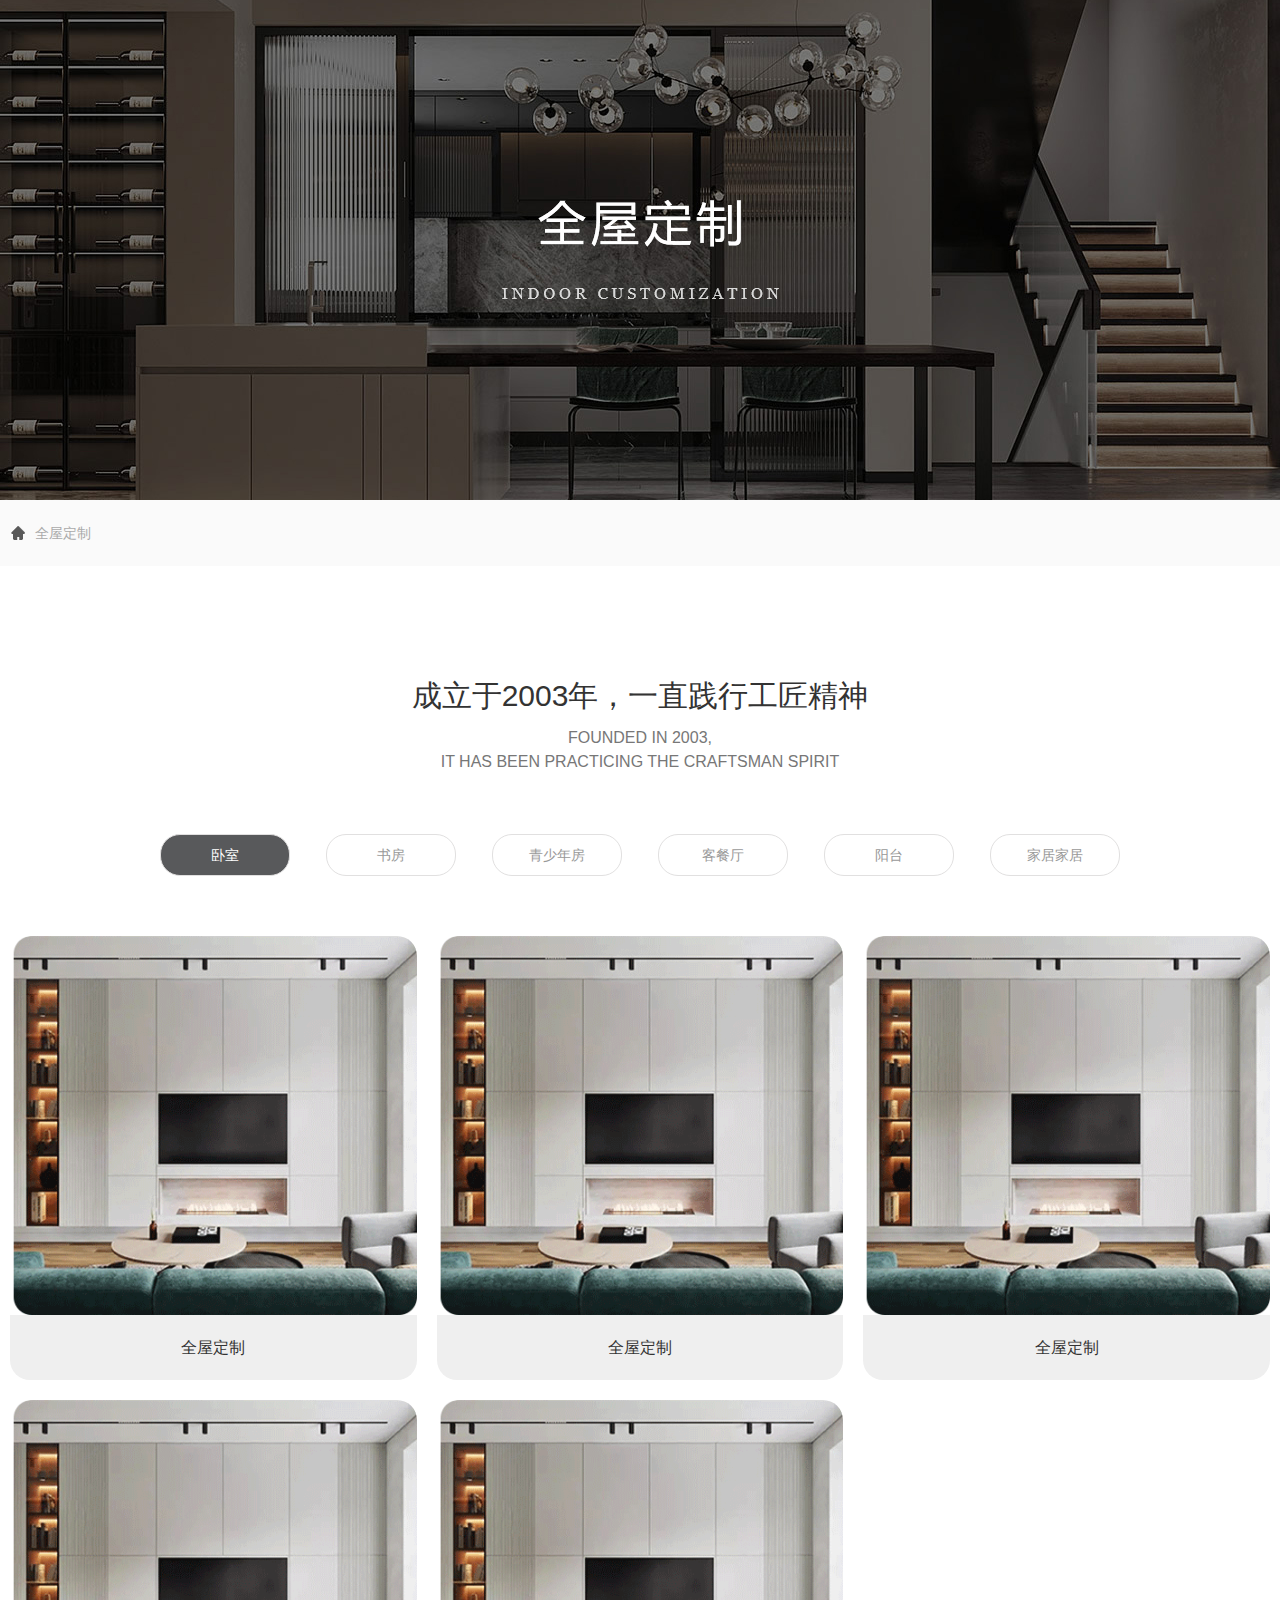
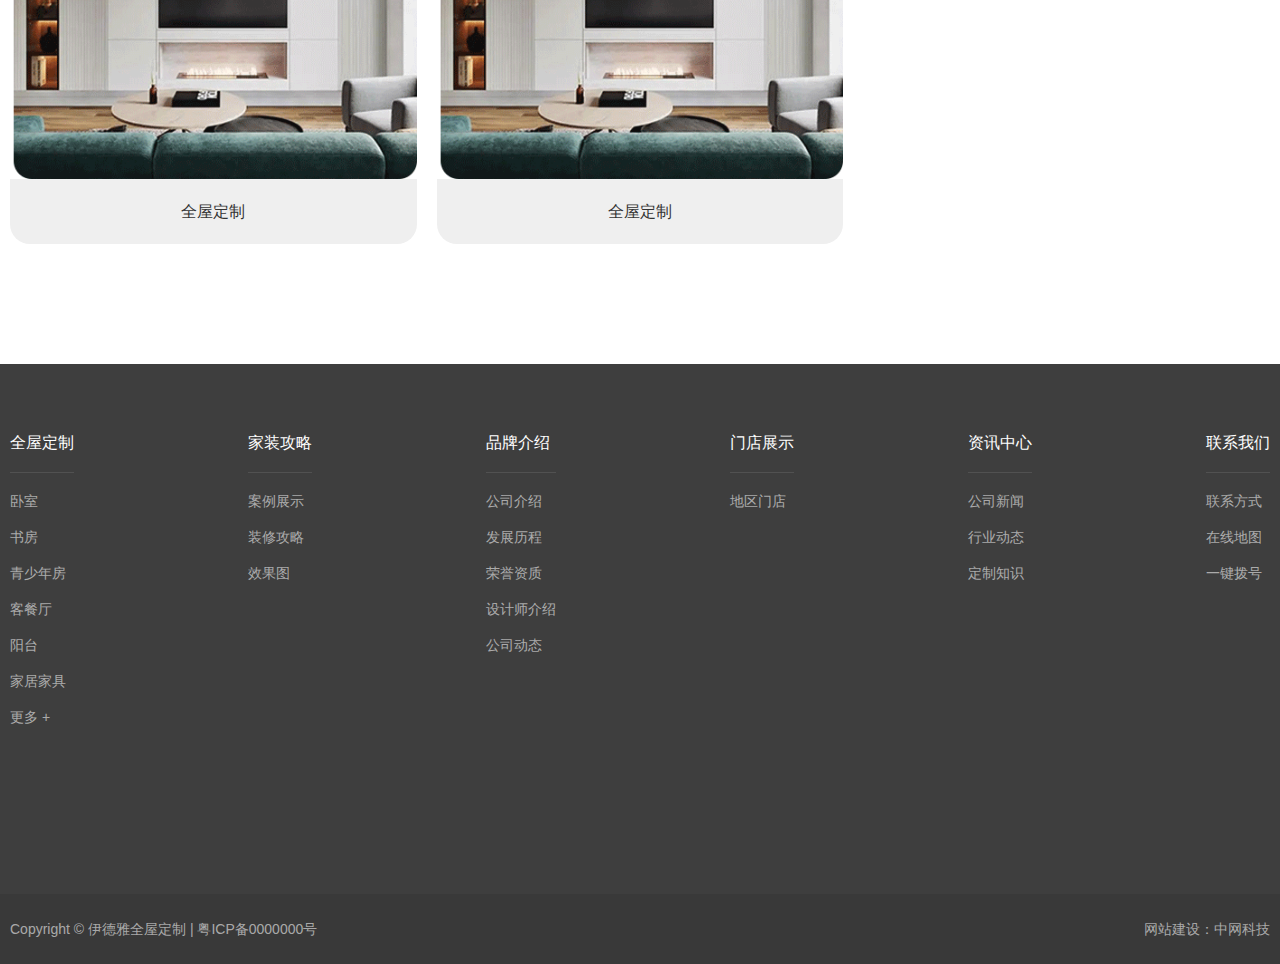
<file: products.html>
<!DOCTYPE html>
<html>
	<head>
		<meta charset="utf-8">
		<title>伊德雅全屋定制</title>
		<meta name='viewport' content = 'width=device-width, initial-scale=1.0, userscalable:no' >
		<link href="css/normalize.css" rel="stylesheet" type="text/css" />
		<link href="css/common.css" rel="stylesheet" type="text/css" />
		<link href="css/products.css" rel="stylesheet" type="text/css" />
	</head>
	<body>
		<!-- header PC -->
		<div class="header header-pc header-pc-active" id="headerPC">
			<div class="container flex-row flex-between">
				<div class="header-logo">
					<img src="img/logo.png" alt="logo" class="logo">
					<img src="img/logo_active.png" alt="logo" class="logo-active">
				</div>
				<div class="header-content flex-row">
					<div class="menu-list flex-row flex-align-center">
						<div class="menu-item">
							<a href="#">全屋定制</a>
						</div>
						<div class="menu-item"><a href="#">家装攻略</a></div>
						<div class="menu-item">
							<a href="#">品牌介绍</a>
							<div class="menu-child-list">
								<div class="menu-child-item"><a href="#">公司介绍</a></div>
								<div class="menu-child-item"><a href="#">发展历程</a></div>
								<div class="menu-child-item"><a href="#">荣誉资质</a></div>
								<div class="menu-child-item"><a href="#">设计师介绍</a></div>
								<div class="menu-child-item"><a href="#">公司动态</a></div>
							</div>
						</div>
						<div class="menu-item"><a href="#">门店展示</a></div>
						<div class="menu-item">
							<a href="#">资讯中心</a>
							<div class="menu-child-list">
								<div class="menu-child-item"><a href="#">公司新闻</a></div>
								<div class="menu-child-item"><a href="#">行业动态</a></div>
								<div class="menu-child-item"><a href="#">定制知识</a></div>
							</div>
						</div>
						<div class="menu-item"><a href="#">联系我们</a></div>
					</div>
					<div class="search flex-row flex-align-center">
						<input type="text" id="searchInput" placeholder="请输入关键字" />
						<div class="search-btn" id="searchBtn"></div>
					</div>
				</div>
			</div>
		</div>
		<div class="inside-content">
			<div class="inside-banner products-banner"></div>
			<div class="crumbs">
				<div class="container flex-row flex-align-center">
					<div class="crumbs-icon"></div>
					<div class="crumbs-item">全屋定制</div>
				</div>
			</div>
			<div class="inside-main">
				<div class="inside-common-title text-center">
					<div class="inside-common-title-cn">成立于2003年，一直践行工匠精神</div>
					<div class="inside-common-title-en">FOUNDED IN 2003,<br /> IT HAS BEEN PRACTICING THE CRAFTSMAN
						SPIRIT</div>
				</div>
				<div class="inside-menu flex-row flex-wrap flex-center">
					<div class="inside-menu-item active">
						<a href="#">卧室</a>
					</div>
					<div class="inside-menu-item">
						<a href="#">书房</a>
					</div>
					<div class="inside-menu-item">
						<a href="#">青少年房</a>
					</div>
					<div class="inside-menu-item">
						<a href="#">客餐厅</a>
					</div>
					<div class="inside-menu-item">
						<a href="#">阳台</a>
					</div>
					<div class="inside-menu-item">
						<a href="#">家居家居</a>
					</div>
				</div>
                <div class="products-content">
					<div class="container">
					   <div class="products-list flex-row flex-wrap">
						   <div class="product-item">
						   	<a href="#">
						   		<div class="product-img">
						   			<img src="img/craft1.png"/>
						   		</div>
						   		<div class="product-name">全屋定制</div>
						   	</a>
						   </div>
						   <div class="product-item">
						   	<a href="#">
						   		<div class="product-img">
						   			<img src="img/craft1.png"/>
						   		</div>
						   		<div class="product-name">全屋定制</div>
						   	</a>
						   </div>
						   <div class="product-item">
						   	<a href="#">
						   		<div class="product-img">
						   			<img src="img/craft1.png"/>
						   		</div>
						   		<div class="product-name">全屋定制</div>
						   	</a>
						   </div>
						   <div class="product-item">
						   	<a href="#">
						   		<div class="product-img">
						   			<img src="img/craft1.png"/>
						   		</div>
						   		<div class="product-name">全屋定制</div>
						   	</a>
						   </div>
						   <div class="product-item">
						   	<a href="#">
						   		<div class="product-img">
						   			<img src="img/craft1.png"/>
						   		</div>
						   		<div class="product-name">全屋定制</div>
						   	</a>
						   </div>
					   </div>
					</div>
				</div>
			</div>
		</div>
		<!-- footer -->
		<div class="footer">
			<div class="footer-content">
				<div class="container flex-row flex-between">
					<div class="footer-nav">
						<div class="footer-nav-title">全屋定制</div>
						<div class="footer-nav-list">
							<div class="nav-list-item"><a href="#">卧室</a></div>
							<div class="nav-list-item"><a href="#">书房</a></div>
							<div class="nav-list-item"><a href="#">青少年房</a></div>
							<div class="nav-list-item"><a href="#">客餐厅</a></div>
							<div class="nav-list-item"><a href="#">阳台</a></div>
							<div class="nav-list-item"><a href="#">家居家具</a></div>
							<div class="nav-list-item"><a href="#">更多 +</a></div>
						</div>
					</div>
					<div class="footer-nav">
						<div class="footer-nav-title">家装攻略</div>
						<div class="footer-nav-list">
							<div class="nav-list-item"><a href="#">案例展示</a></div>
							<div class="nav-list-item"><a href="#">装修攻略</a></div>
							<div class="nav-list-item"><a href="#">效果图</a></div>
						</div>
					</div>
					<div class="footer-nav">
						<div class="footer-nav-title">品牌介绍</div>
						<div class="footer-nav-list">
							<div class="nav-list-item"><a href="#">公司介绍</a></div>
							<div class="nav-list-item"><a href="#">发展历程</a></div>
							<div class="nav-list-item"><a href="#">荣誉资质</a></div>
							<div class="nav-list-item"><a href="#">设计师介绍</a></div>
							<div class="nav-list-item"><a href="#">公司动态</a></div>
						</div>
					</div>
					<div class="footer-nav">
						<div class="footer-nav-title">门店展示</div>
						<div class="footer-nav-list">
							<div class="nav-list-item"><a href="#">地区门店</a></div>
						</div>
					</div>
					<div class="footer-nav">
						<div class="footer-nav-title">资讯中心</div>
						<div class="footer-nav-list">
							<div class="nav-list-item"><a href="#">公司新闻</a></div>
							<div class="nav-list-item"><a href="#">行业动态</a></div>
							<div class="nav-list-item"><a href="#">定制知识</a></div>
						</div>
					</div>
					<div class="footer-nav">
						<div class="footer-nav-title">联系我们</div>
						<div class="footer-nav-list">
							<div class="nav-list-item"><a href="#">联系方式</a></div>
							<div class="nav-list-item"><a href="#">在线地图</a></div>
							<div class="nav-list-item"><a href="#">一键拨号</a></div>
						</div>
					</div>
				</div>
			</div>
			<div class="copyright ">
				<div class="container flex-row flex-wrap flex-between">
					<div>Copyright © 伊德雅全屋定制 | 粤ICP备0000000号</div>
					<div>网站建设：中网科技</div>
				</div>
			</div>
		</div>
	</body>
</html>
</file>
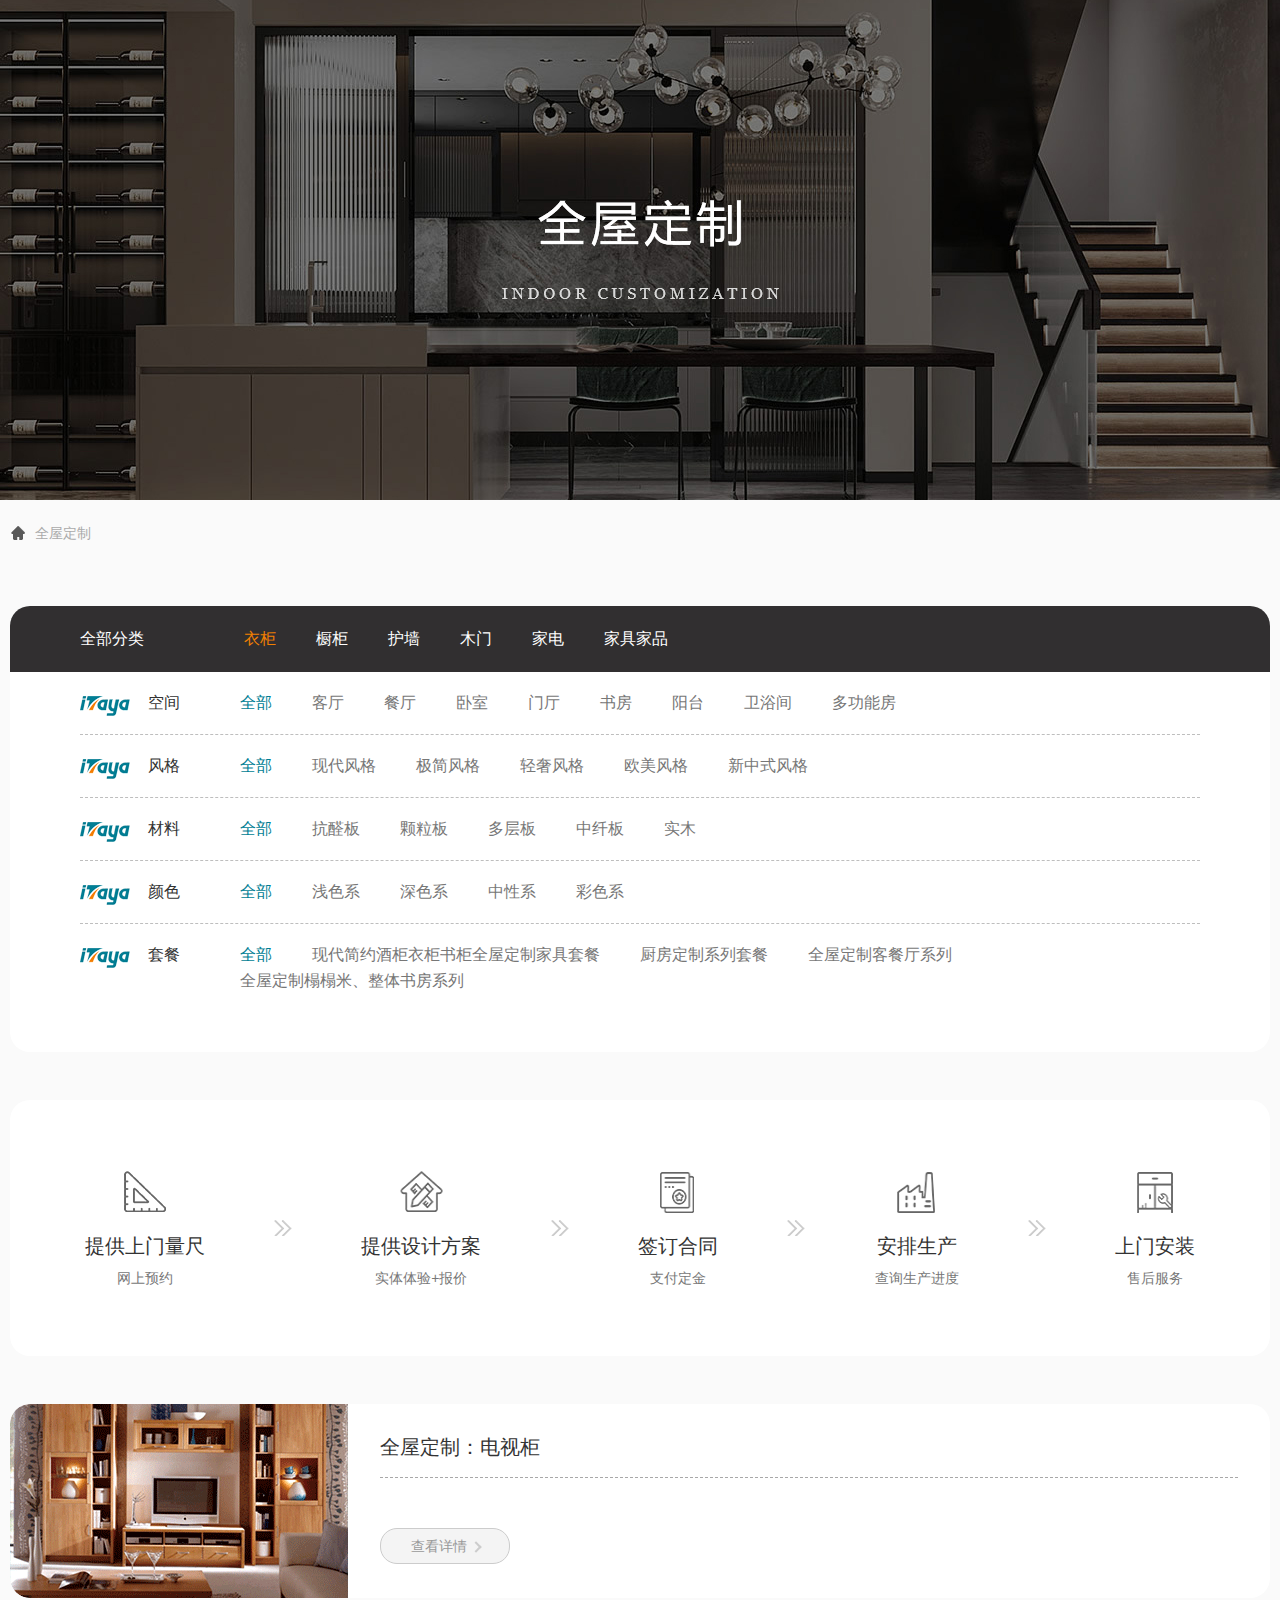
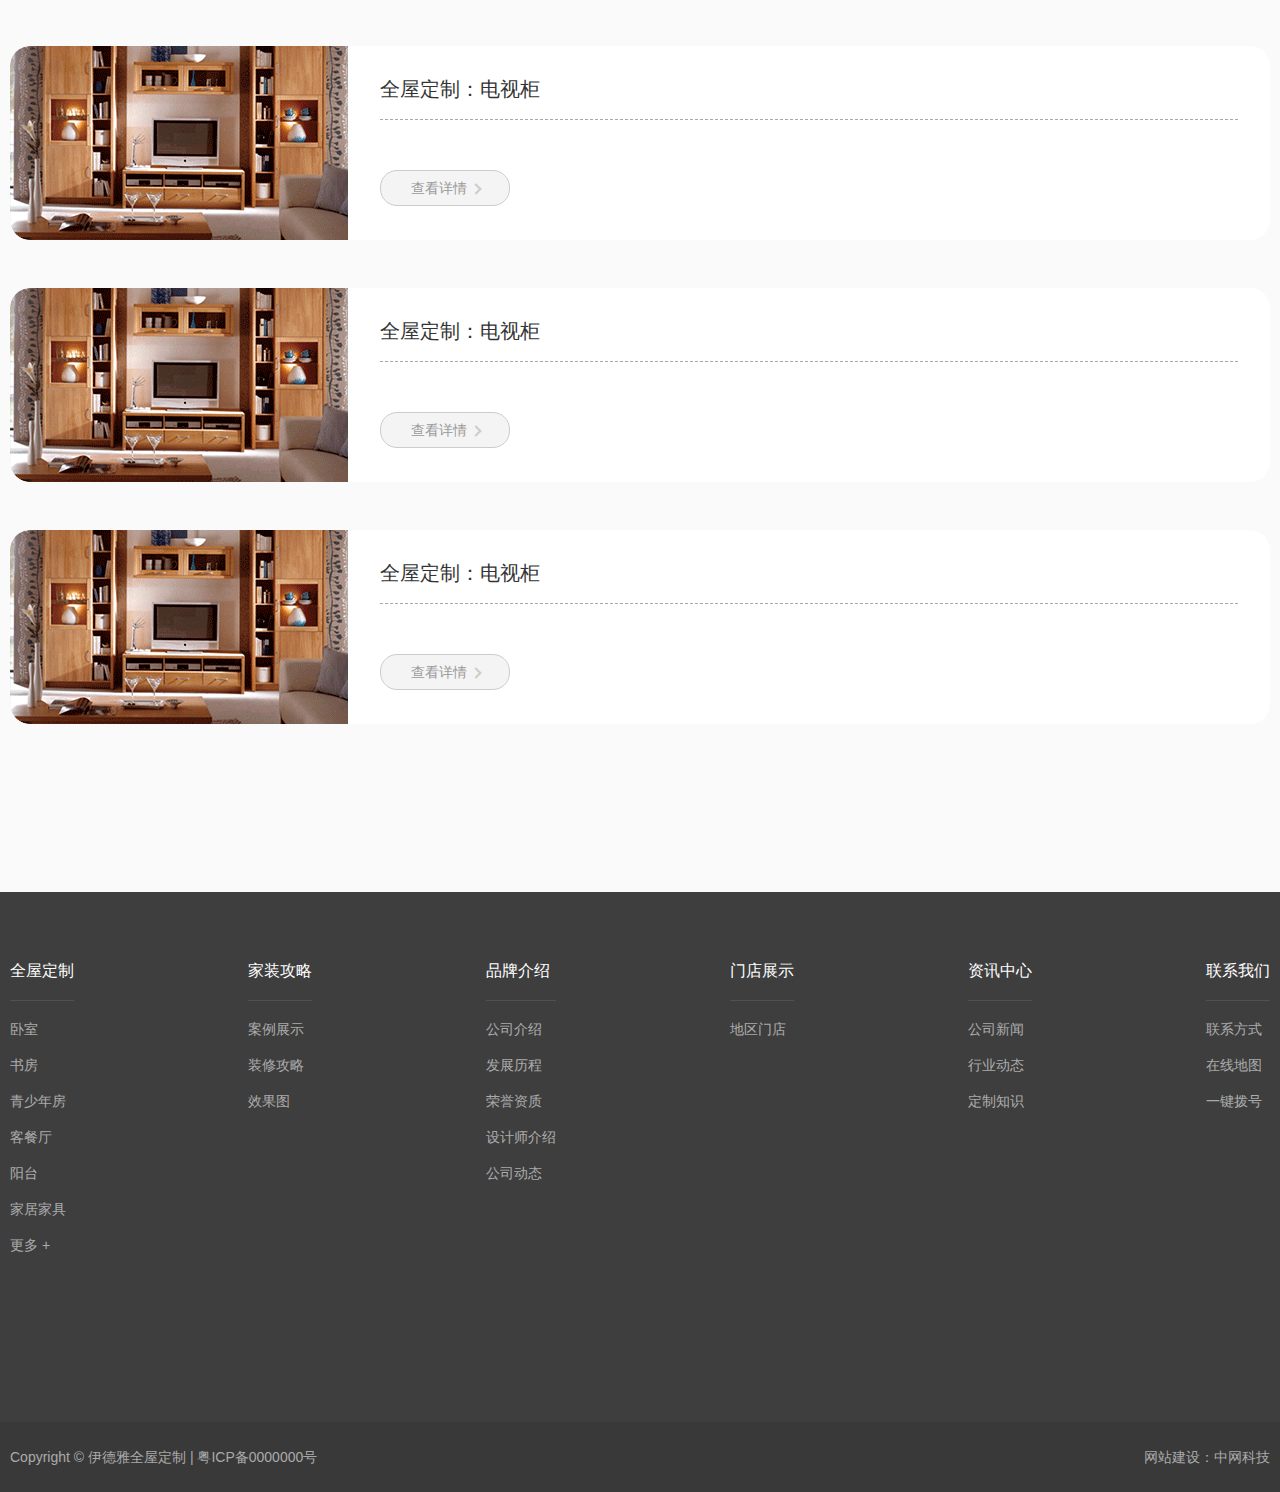
<file: productsList.html>
<!DOCTYPE html>
<html>
	<head>
		<meta charset="utf-8">
		<title>伊德雅全屋定制</title>
		<meta name='viewport' content = 'width=device-width, initial-scale=1.0, userscalable:no' >
		<link href="css/normalize.css" rel="stylesheet" type="text/css" />
		<link href="css/common.css" rel="stylesheet" type="text/css" />
		<link href="css/productsList.css" rel="stylesheet" type="text/css" />
	</head>
	<body>
		<!-- header PC -->
		<div class="header header-pc header-pc-active" id="headerPC">
			<div class="container flex-row flex-between">
				<div class="header-logo">
					<img src="img/logo.png" alt="logo" class="logo">
					<img src="img/logo_active.png" alt="logo" class="logo-active">
				</div>
				<div class="header-content flex-row">
					<div class="menu-list flex-row flex-align-center">
						<div class="menu-item">
							<a href="#">全屋定制</a>
						</div>
						<div class="menu-item"><a href="#">家装攻略</a></div>
						<div class="menu-item">
							<a href="#">品牌介绍</a>
							<div class="menu-child-list">
								<div class="menu-child-item"><a href="#">公司介绍</a></div>
								<div class="menu-child-item"><a href="#">发展历程</a></div>
								<div class="menu-child-item"><a href="#">荣誉资质</a></div>
								<div class="menu-child-item"><a href="#">设计师介绍</a></div>
								<div class="menu-child-item"><a href="#">公司动态</a></div>
							</div>
						</div>
						<div class="menu-item"><a href="#">门店展示</a></div>
						<div class="menu-item">
							<a href="#">资讯中心</a>
							<div class="menu-child-list">
								<div class="menu-child-item"><a href="#">公司新闻</a></div>
								<div class="menu-child-item"><a href="#">行业动态</a></div>
								<div class="menu-child-item"><a href="#">定制知识</a></div>
							</div>
						</div>
						<div class="menu-item"><a href="#">联系我们</a></div>
					</div>
					<div class="search flex-row flex-align-center">
						<input type="text" id="searchInput" placeholder="请输入关键字" />
						<div class="search-btn" id="searchBtn"></div>
					</div>
				</div>
			</div>
		</div>
		<div class="inside-content">
			<div class="inside-banner products-banner"></div>
			<div class="crumbs">
				<div class="container flex-row flex-align-center">
					<div class="crumbs-icon"></div>
					<div class="crumbs-item">全屋定制</div>
				</div>
			</div>
			<div class="inside-main">
				<div class="container">
					<div class="products-filter">
						<div class="filter-head flex-row">
							<div class="filter-label">全部分类</div>
							<div class="filter-list flex-row flex-wrap">
								<div class="filter-item"><a href="#" class="active">衣柜</a></div>
								<div class="filter-item"><a href="#">橱柜</a></div>
								<div class="filter-item"><a href="#">护墙</a></div>
								<div class="filter-item"><a href="#">木门</a></div>
								<div class="filter-item"><a href="#">家电</a></div>
								<div class="filter-item"><a href="#">家具家品</a></div>
							</div>
						</div>
						<div class="filter-content">
							<div class="filter-row flex-row">
								<div class="filter-label">空间</div>
								<div class="filter-list flex-row flex-wrap">
									<div class="filter-item"><a href="#" class="active">全部</a></div>
									<div class="filter-item"><a href="#">客厅</a></div>
									<div class="filter-item"><a href="#">餐厅</a></div>
									<div class="filter-item"><a href="#">卧室</a></div>
									<div class="filter-item"><a href="#">门厅</a></div>
									<div class="filter-item"><a href="#">书房</a></div>
									<div class="filter-item"><a href="#">阳台</a></div>
									<div class="filter-item"><a href="#">卫浴间</a></div>
									<div class="filter-item"><a href="#">多功能房</a></div>
								</div>
							</div>
							<div class="filter-row flex-row">
								<div class="filter-label">风格</div>
								<div class="filter-list flex-row flex-wrap">
									<div class="filter-item"><a href="#" class="active">全部</a></div>
									<div class="filter-item"><a href="#">现代风格</a></div>
									<div class="filter-item"><a href="#">极简风格</a></div>
									<div class="filter-item"><a href="#">轻奢风格</a></div>
									<div class="filter-item"><a href="#">欧美风格</a></div>
									<div class="filter-item"><a href="#">新中式风格</a></div>
								</div>
							</div>
							<div class="filter-row flex-row">
								<div class="filter-label">材料</div>
								<div class="filter-list flex-row flex-wrap">
									<div class="filter-item"><a href="#" class="active">全部</a></div>
									<div class="filter-item"><a href="#">抗醛板</a></div>
									<div class="filter-item"><a href="#">颗粒板</a></div>
									<div class="filter-item"><a href="#">多层板</a></div>
									<div class="filter-item"><a href="#">中纤板</a></div>
									<div class="filter-item"><a href="#">实木</a></div>
								</div>
							</div>
							<div class="filter-row flex-row">
								<div class="filter-label">颜色</div>
								<div class="filter-list flex-row flex-wrap">
									<div class="filter-item"><a href="#" class="active">全部</a></div>
									<div class="filter-item"><a href="#">浅色系</a></div>
									<div class="filter-item"><a href="#">深色系</a></div>
									<div class="filter-item"><a href="#">中性系</a></div>
									<div class="filter-item"><a href="#">彩色系</a></div>
								</div>
							</div>
							<div class="filter-row flex-row">
								<div class="filter-label">套餐</div>
								<div class="filter-list flex-row flex-wrap">
									<div class="filter-item"><a href="#" class="active">全部</a></div>
									<div class="filter-item"><a href="#">现代简约酒柜衣柜书柜全屋定制家具套餐</a></div>
									<div class="filter-item"><a href="#">厨房定制系列套餐</a></div>
									<div class="filter-item"><a href="#">全屋定制客餐厅系列</a></div>
									<div class="filter-item"><a href="#">全屋定制榻榻米、整体书房系列</a></div>
								</div>
							</div>
						</div>
					</div>
					<div class="flow-list flex-row flex-wrap flex-align-center flex-around">
						<div class="flow-item text-center">
							<div class="flow-icon">
								<img src="./img/flow1.png" alt="">
							</div>
							<div class="flow-title">提供上门量尺</div>
							<div class="flow-name">网上预约</div>
						</div>
						<div class="flow-next-icon"></div>
						<div class="flow-item text-center">
							<div class="flow-icon">
								<img src="./img/flow2.png" alt="">
							</div>
							<div class="flow-title">提供设计方案</div>
							<div class="flow-name">实体体验+报价</div>
						</div>
						<div class="flow-next-icon"></div>
						<div class="flow-item  text-center">
							<div class="flow-icon">
								<img src="./img/flow3.png" alt="">
							</div>
							<div class="flow-title">签订合同</div>
							<div class="flow-name">支付定金</div>
						</div>
						<div class="flow-next-icon"></div>
						<div class="flow-item  text-center">
							<div class="flow-icon">
								<img src="./img/flow4.png" alt="">
							</div>
							<div class="flow-title">安排生产</div>
							<div class="flow-name">查询生产进度</div>
						</div>
						<div class="flow-next-icon"></div>
						<div class="flow-item  text-center">
							<div class="flow-icon">
								<img src="./img/flow5.png" alt="">
							</div>
							<div class="flow-title">上门安装</div>
							<div class="flow-name">售后服务</div>
						</div>
					</div>
					<div class="products-list flex-row flex-between flex-wrap">
						<div class="product-item">
							<a href="#" class="flex-row">
								<div class="product-img">
									<img src="img/product1.png" alt="全屋定制：电视柜">
								</div>
								<div class="product-info">
									<div class="product-name">全屋定制：电视柜</div>
									<div class="product-btn">查看详情</div>
								</div>
							</a>
						</div>
						<div class="product-item">
							<a href="#" class="flex-row">
								<div class="product-img">
									<img src="img/product1.png" alt="全屋定制：电视柜">
								</div>
								<div class="product-info">
									<div class="product-name">全屋定制：电视柜</div>
									<div class="product-btn">查看详情</div>
								</div>
							</a>
						</div>
						<div class="product-item">
							<a href="#" class="flex-row">
								<div class="product-img">
									<img src="img/product1.png" alt="全屋定制：电视柜">
								</div>
								<div class="product-info">
									<div class="product-name">全屋定制：电视柜</div>
									<div class="product-btn">查看详情</div>
								</div>
							</a>
						</div>
						<div class="product-item">
							<a href="#" class="flex-row">
								<div class="product-img">
									<img src="img/product1.png" alt="全屋定制：电视柜">
								</div>
								<div class="product-info">
									<div class="product-name">全屋定制：电视柜</div>
									<div class="product-btn">查看详情</div>
								</div>
							</a>
						</div>
					</div>
				</div>
			</div>
		</div>
		<!-- footer -->
		<div class="footer">
			<div class="footer-content">
				<div class="container flex-row flex-between">
					<div class="footer-nav">
						<div class="footer-nav-title">全屋定制</div>
						<div class="footer-nav-list">
							<div class="nav-list-item"><a href="#">卧室</a></div>
							<div class="nav-list-item"><a href="#">书房</a></div>
							<div class="nav-list-item"><a href="#">青少年房</a></div>
							<div class="nav-list-item"><a href="#">客餐厅</a></div>
							<div class="nav-list-item"><a href="#">阳台</a></div>
							<div class="nav-list-item"><a href="#">家居家具</a></div>
							<div class="nav-list-item"><a href="#">更多 +</a></div>
						</div>
					</div>
					<div class="footer-nav">
						<div class="footer-nav-title">家装攻略</div>
						<div class="footer-nav-list">
							<div class="nav-list-item"><a href="#">案例展示</a></div>
							<div class="nav-list-item"><a href="#">装修攻略</a></div>
							<div class="nav-list-item"><a href="#">效果图</a></div>
						</div>
					</div>
					<div class="footer-nav">
						<div class="footer-nav-title">品牌介绍</div>
						<div class="footer-nav-list">
							<div class="nav-list-item"><a href="#">公司介绍</a></div>
							<div class="nav-list-item"><a href="#">发展历程</a></div>
							<div class="nav-list-item"><a href="#">荣誉资质</a></div>
							<div class="nav-list-item"><a href="#">设计师介绍</a></div>
							<div class="nav-list-item"><a href="#">公司动态</a></div>
						</div>
					</div>
					<div class="footer-nav">
						<div class="footer-nav-title">门店展示</div>
						<div class="footer-nav-list">
							<div class="nav-list-item"><a href="#">地区门店</a></div>
						</div>
					</div>
					<div class="footer-nav">
						<div class="footer-nav-title">资讯中心</div>
						<div class="footer-nav-list">
							<div class="nav-list-item"><a href="#">公司新闻</a></div>
							<div class="nav-list-item"><a href="#">行业动态</a></div>
							<div class="nav-list-item"><a href="#">定制知识</a></div>
						</div>
					</div>
					<div class="footer-nav">
						<div class="footer-nav-title">联系我们</div>
						<div class="footer-nav-list">
							<div class="nav-list-item"><a href="#">联系方式</a></div>
							<div class="nav-list-item"><a href="#">在线地图</a></div>
							<div class="nav-list-item"><a href="#">一键拨号</a></div>
						</div>
					</div>
				</div>
			</div>
			<div class="copyright ">
				<div class="container flex-row flex-wrap flex-between">
					<div>Copyright © 伊德雅全屋定制 | 粤ICP备0000000号</div>
					<div>网站建设：中网科技</div>
				</div>
			</div>
		</div>
	</body>
</html>
</file>
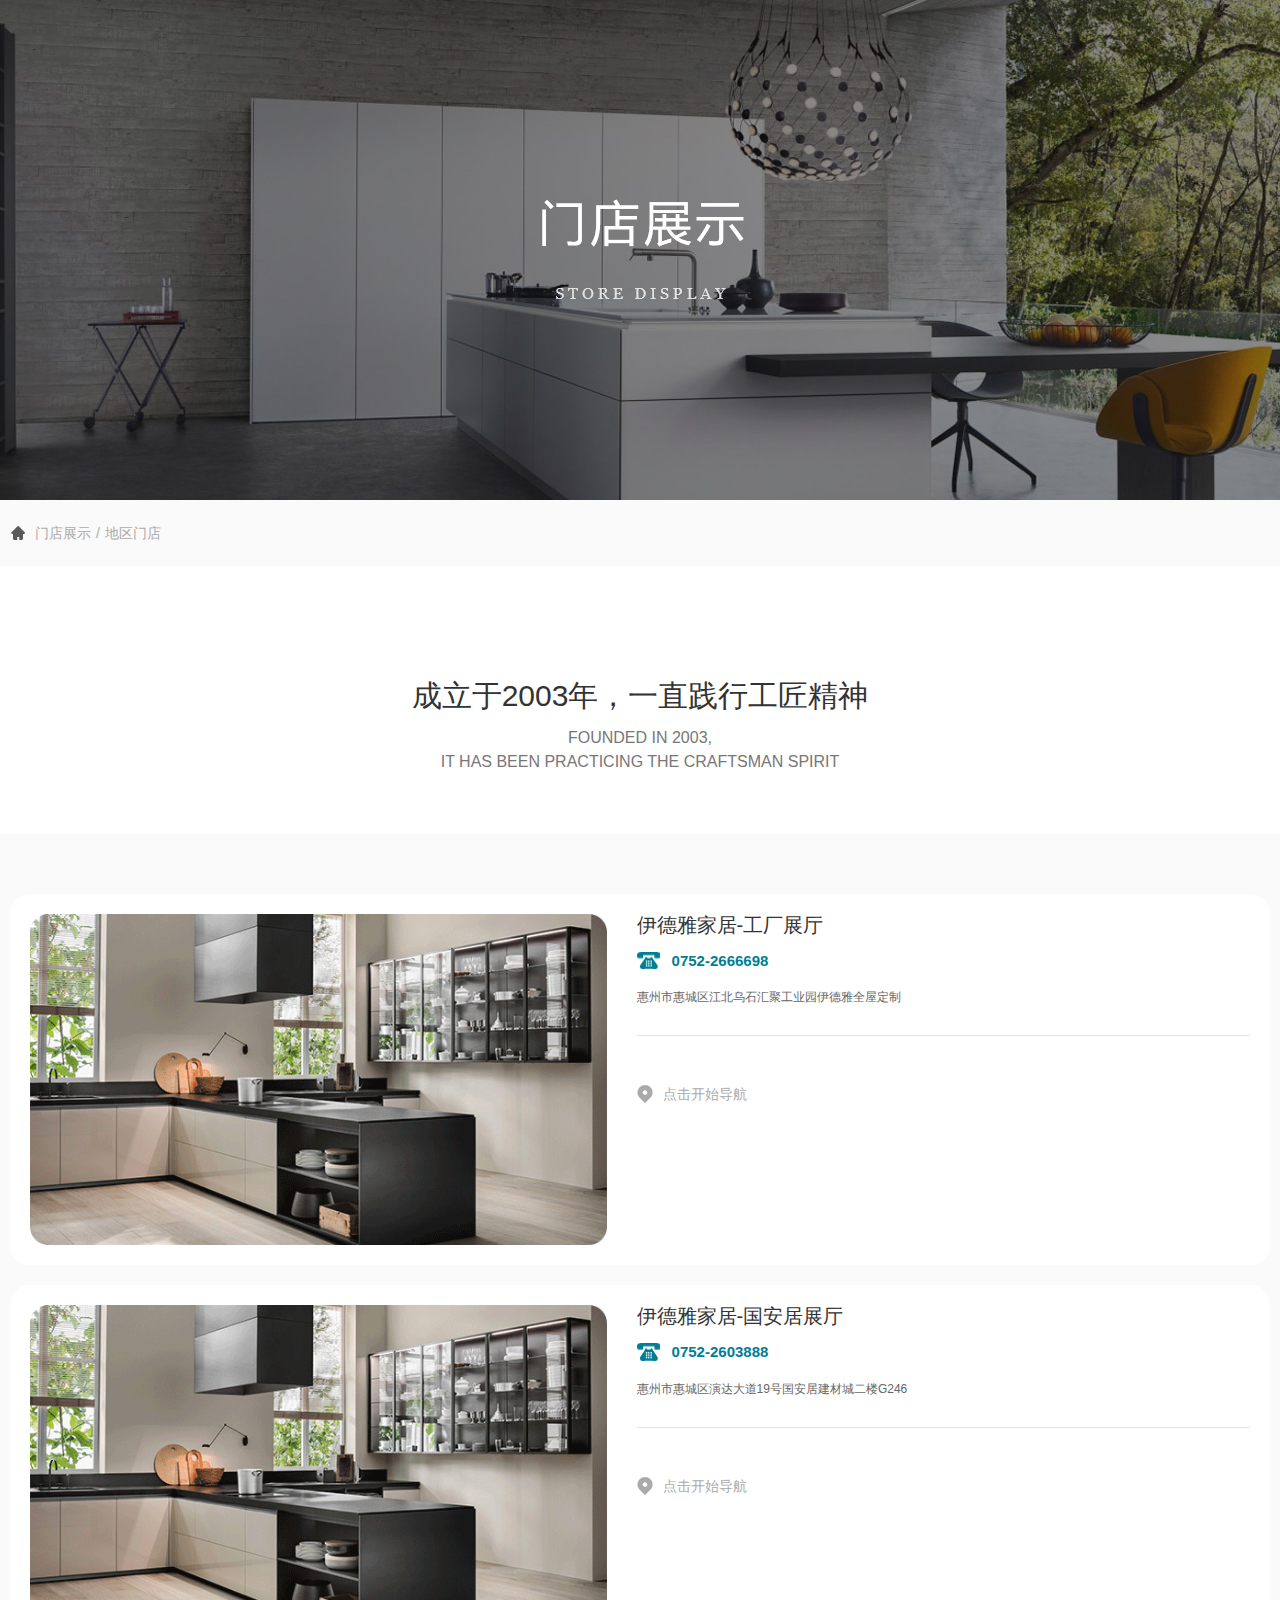
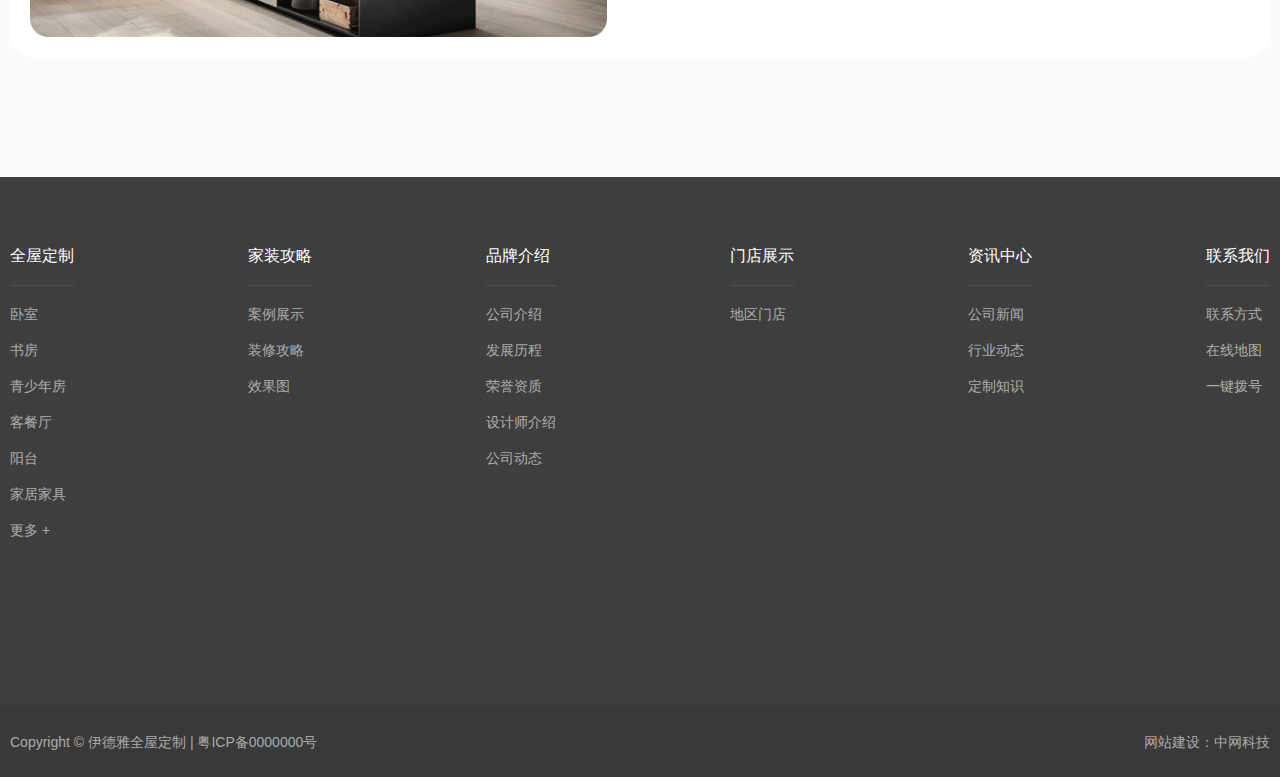
<file: shop.html>
<!DOCTYPE html>
<html>
	<head>
		<meta charset="utf-8">
		<title>伊德雅全屋定制</title>
		<meta name='viewport' content = 'width=device-width, initial-scale=1.0, userscalable:no' >
		<link href="css/normalize.css" rel="stylesheet" type="text/css" />
		<link href="css/common.css" rel="stylesheet" type="text/css" />
		<link href="css/shop.css" rel="stylesheet" type="text/css" />
	</head>
	<body>
		<!-- header PC -->
		<div class="header header-pc header-pc-active" id="headerPC">
			<div class="container flex-row flex-between">
				<div class="header-logo">
					<img src="img/logo.png" alt="logo" class="logo">
					<img src="img/logo_active.png" alt="logo" class="logo-active">
				</div>
				<div class="header-content flex-row">
					<div class="menu-list flex-row flex-align-center">
						<div class="menu-item">
							<a href="#">全屋定制</a>
						</div>
						<div class="menu-item"><a href="#">家装攻略</a></div>
						<div class="menu-item">
							<a href="#">品牌介绍</a>
							<div class="menu-child-list">
								<div class="menu-child-item"><a href="#">公司介绍</a></div>
								<div class="menu-child-item"><a href="#">发展历程</a></div>
								<div class="menu-child-item"><a href="#">荣誉资质</a></div>
								<div class="menu-child-item"><a href="#">设计师介绍</a></div>
								<div class="menu-child-item"><a href="#">公司动态</a></div>
							</div>
						</div>
						<div class="menu-item"><a href="#">门店展示</a></div>
						<div class="menu-item">
							<a href="#">资讯中心</a>
							<div class="menu-child-list">
								<div class="menu-child-item"><a href="#">公司新闻</a></div>
								<div class="menu-child-item"><a href="#">行业动态</a></div>
								<div class="menu-child-item"><a href="#">定制知识</a></div>
							</div>
						</div>
						<div class="menu-item"><a href="#">联系我们</a></div>
					</div>
					<div class="search flex-row flex-align-center">
						<input type="text" id="searchInput" placeholder="请输入关键字" />
						<div class="search-btn" id="searchBtn"></div>
					</div>
				</div>
			</div>
		</div>
		<div class="inside-content">
			<div class="inside-banner shop-banner"></div>
			<div class="crumbs">
				<div class="container flex-row flex-align-center">
					<div class="crumbs-icon"></div>
					<div class="crumbs-item">门店展示</div>
					<div class="crumbs-item">地区门店</div>
				</div>
			</div>
			<div class="inside-main">
				<div class="inside-common-title text-center">
					<div class="inside-common-title-cn">成立于2003年，一直践行工匠精神</div>
					<div class="inside-common-title-en">FOUNDED IN 2003,<br /> IT HAS BEEN PRACTICING THE CRAFTSMAN SPIRIT</div>
				</div>
                <div class="shop-list">
					<div class="container">
						<div class="shop-item flex-row flex-wrap flex-between">
							<div class="shop-img">
								<img src="img/shop_img.png" />
							</div>
							<div class="shop-info">
								<div class="shop-name">伊德雅家居-工厂展厅</div>
								<div class="shop-tel">0752-2666698</div>
								<div class="shop-address">惠州市惠城区江北乌石汇聚工业园伊德雅全屋定制</div>
								<div class="navigation">点击开始导航</div>
							</div>
						</div>
						<div class="shop-item flex-row flex-wrap flex-between">
							<div class="shop-img">
								<img src="img/shop_img.png" />
							</div>
							<div class="shop-info">
								<div class="shop-name">伊德雅家居-国安居展厅</div>
								<div class="shop-tel">0752-2603888</div>
								<div class="shop-address">惠州市惠城区演达大道19号国安居建材城二楼G246</div>
								<div class="navigation">点击开始导航</div>
							</div>
						</div>
					</div>
				</div>
			</div>
		</div>
		<!-- footer -->
		<div class="footer">
			<div class="footer-content">
				<div class="container flex-row flex-between">
					<div class="footer-nav">
						<div class="footer-nav-title">全屋定制</div>
						<div class="footer-nav-list">
							<div class="nav-list-item"><a href="#">卧室</a></div>
							<div class="nav-list-item"><a href="#">书房</a></div>
							<div class="nav-list-item"><a href="#">青少年房</a></div>
							<div class="nav-list-item"><a href="#">客餐厅</a></div>
							<div class="nav-list-item"><a href="#">阳台</a></div>
							<div class="nav-list-item"><a href="#">家居家具</a></div>
							<div class="nav-list-item"><a href="#">更多 +</a></div>
						</div>
					</div>
					<div class="footer-nav">
						<div class="footer-nav-title">家装攻略</div>
						<div class="footer-nav-list">
							<div class="nav-list-item"><a href="#">案例展示</a></div>
							<div class="nav-list-item"><a href="#">装修攻略</a></div>
							<div class="nav-list-item"><a href="#">效果图</a></div>
						</div>
					</div>
					<div class="footer-nav">
						<div class="footer-nav-title">品牌介绍</div>
						<div class="footer-nav-list">
							<div class="nav-list-item"><a href="#">公司介绍</a></div>
							<div class="nav-list-item"><a href="#">发展历程</a></div>
							<div class="nav-list-item"><a href="#">荣誉资质</a></div>
							<div class="nav-list-item"><a href="#">设计师介绍</a></div>
							<div class="nav-list-item"><a href="#">公司动态</a></div>
						</div>
					</div>
					<div class="footer-nav">
						<div class="footer-nav-title">门店展示</div>
						<div class="footer-nav-list">
							<div class="nav-list-item"><a href="#">地区门店</a></div>
						</div>
					</div>
					<div class="footer-nav">
						<div class="footer-nav-title">资讯中心</div>
						<div class="footer-nav-list">
							<div class="nav-list-item"><a href="#">公司新闻</a></div>
							<div class="nav-list-item"><a href="#">行业动态</a></div>
							<div class="nav-list-item"><a href="#">定制知识</a></div>
						</div>
					</div>
					<div class="footer-nav">
						<div class="footer-nav-title">联系我们</div>
						<div class="footer-nav-list">
							<div class="nav-list-item"><a href="#">联系方式</a></div>
							<div class="nav-list-item"><a href="#">在线地图</a></div>
							<div class="nav-list-item"><a href="#">一键拨号</a></div>
						</div>
					</div>
				</div>
			</div>
			<div class="copyright ">
				<div class="container flex-row flex-wrap flex-between">
					<div>Copyright © 伊德雅全屋定制 | 粤ICP备0000000号</div>
					<div>网站建设：中网科技</div>
				</div>
			</div>
		</div>
	</body>
</html>
</file>
<file: css/common.css>
a {
	color: #333;
	text-decoration: none;
}

body {
	color: #333;
	background-color: #fff;
}

html,
body {
	-webkit-tap-highlight-color: rgba(0, 0, 0, 0);
	font-size: 16px;
}

img {
	width: 100%;
	height: 100%;
	max-width: 100%;
	max-height: 100%;
	display: block;
}

::-webkit-scrollbar {
	width: 6px;
	height: 6px;
}

::-webkit-scrollbar-thumb {
	border-radius: 5px;
	background: #c7c7c7;
	box-shadow: 0 0 10px inset rgba(0, 0, 0, 0.2);
}

::-webkit-scrollbar-track {
	border-radius: 5px;
	background: #fff;
}

.flex-row {
	display: flex;
	flex-direction: row;
}

.flex-row-reverse {
	flex-direction: row-reverse;
}

.flex-column {
	display: flex;
	flex-direction: column;
}

.flex-start {
	justify-content: flex-start;
}

.flex-end {
	justify-content: flex-end;
}

.flex-center {
	justify-content: center;
}

.flex-shrink {
	flex-shrink: 0;
}

.flex-between {
	justify-content: space-between;
}

.flex-around {
	justify-content: space-around;
}

.flex-align-center {
	align-items: center;
}

.flex-align-end {
	align-items: flex-end;
}

.flex-wrap {
	flex-wrap: wrap;
}

.font-bold {
	font-weight: bold;
}

.text-center {
	text-align: center;
}

.text-ellipsis {
	overflow: hidden;
	white-space: nowrap;
	text-overflow: ellipsis;
}

.text-ellipsis-3 {
	overflow: hidden;
	display: -webkit-box;
	-webkit-line-clamp: 3;
	-webkit-box-orient: vertical;
}

.container {
	max-width: 1400px;
	width: 100%;
	height: auto;
	box-sizing: border-box;
	margin: 0 auto;
}

.header-pc {
	position: fixed;
	top: 0;
	left: 0;
	width: 100%;
	height: 112px;
	z-index: 999;
}

.header-pc .container {
	height: 100%;
}

.header-pc .header-logo {
	width: 223px;
	height: 51px;
}

.header-pc .logo {
	display: block;

}

.header-pc .logo-active {
	display: none;
}


.header-pc-active .logo {
	display: none !important;
}

.header-pc-active .logo-active {
	display: block !important;
}


.header-pc-active {
	background-color: #ffffff;
	box-shadow: 0px 0px 20px 0px rgba(0, 0, 0, 0.1);
}

.header-pc .header-content {
	height: 100%;
}

.header-pc .menu-list:after {
	content: '';
	display: block;
	width: 1px;
	height: 16px;
	background-color: #fff;
	margin-left: 20px;
}

.header-pc-active .menu-list .menu-item a {
	color: #333 !important;
}

.header-pc .menu-list .menu-item {
	position: relative;
	height: 100%;
}

.header-pc .menu-list .menu-item>a {
	line-height: 120px !important;
}

.header-pc .menu-list .menu-item a {
	font-size: 16px;
	line-height: 24px;
	letter-spacing: 1px;
	color: #ffffff;
	display: block;
	height: 100%;
	box-sizing: border-box;
}

.header-pc .menu-list .menu-item>a {
	padding: 0 30px;
}

.header-pc .menu-list .menu-item.on>a,
.header-pc .menu-list .menu-item a.active,
.header-pc .menu-list .menu-item a:hover {
	color: #3c9aab !important;
}

.header-pc .menu-list .menu-item.on .menu-child-list {
	display: block;
}


.header-pc .menu-list .menu-child-list {
	display: none;
	position: absolute;
	left: 0;
	top: 100%;
	width: 100%;
	height: auto;
	background-color: #fff;
	border: solid 1px #f0f0f0;
}

.header-pc .menu-list .menu-child-list a {
	line-height: 24px;
	padding: 10px 0;
	text-align: center;
	border-bottom: solid 1px #f5f5f5;
}

.header-pc .menu-list .menu-child-list .menu-child-item:last-of-type a {
	border-bottom: none;
}

.header-pc .search {
	overflow: hidden;
	margin-left: 40px;
}

.header-pc .search input {
	height: 30px;
	border: none;
	background: none;
	color: #fff;
	width: 0px;
	transition: all .5s;
}


.header-pc .search input::-webkit-input-placeholder {
	color: rgba(255, 255, 255, 0.6) !important;
}

.header-pc .search input::-moz-input-placeholder {
	color: rgba(255, 255, 255, 0.6) !important;
}



.header-pc .search input:focus {
	width: 120px !important;
}

.header-pc .search input:focus-visible {
	outline: none;
}

.header-pc .search .search-btn {
	background-image: url(../img/search.png);
	background-repeat: no-repeat;
	background-position: center;
	width: 16px;
	height: 16px;
}

.header-mobile {
	background-color: #333;
	padding: 10px 20px;
	display: none;
}

.header-mobile .header-logo {
	width: auto;
	height: 32px;
}

.header-mobile .menu-btn {
	width: 40px;
	height: 40px;
	background: url(../img/menu_btn.png)center center no-repeat;
	cursor: pointer;
	outline: none;
}

.footer {
	width: 100%;
	height: 600px;
	background-color: #3e3e3e;
	margin-top: 120px;
}

.footer-content {
	height: calc(100% - 70px);
	padding-top: 70px;
	box-sizing: border-box;
}

.copyright {
	height: 70px;
	line-height: 70px;
	background-color: #393939;
	color: #ffffff94;
	font-size: 14px;
}

.footer-nav {
	min-width: 192px;
}

.footer-nav-title {
	font-size: 16px;
	color: #ffffff;
	border-bottom: solid 1px #ffffff1a;
	padding-bottom: 20px;
	margin-bottom: 10px;
}

.nav-list-item a {
	color: #ffffff94;
	font-size: 14px;
	line-height: 36px;
}

.banner .swiper-pagination-bullet-active {
	background: #fff;
}

.banner img {
	display: block;
	max-width: 100%;
	width: 100%;
	height: auto;
}

.common-title {
	text-align: center;
	margin-bottom: 50px;
}

.common-title-cn {
	font-size: 42px;
	line-height: 60px;
}

.common-title-en {
	font-size: 16px;
	line-height: 24px;
	color: #777777;
}

.button-prev,
.button-next {
	text-align: center;
}

.button-prev::after,
.button-next::after {
	content: '';
	border: solid #fff;
	border-width: 0 2px 2px 0;
	display: inline-block;
	padding: 4px;
}

.button-prev::after {
	transform: rotate(135deg);
	margin-right: -4px;
}

.button-next::after {
	transform: rotate(-45deg);
	margin-left: -4px;
}


.broadside {
	position: fixed;
	z-index: 9999;
	right: 10px;
	top: 40%;
}

.broadside .list {
	width: 60px;
	height: 213px;
	background-color: #ffffff;
	border-radius: 30px;
	border: solid 1px #f0f0f0;
	box-sizing: border-box;
}

.broadside .list .broadside-item {
	border-bottom: solid 1px #f0f0f0;
	padding: 12px 0;
}

.broadside .list .broadside-item:last-of-type {
	border: none;
}

.scroll-top-btn {
	width: 60px;
	height: 60px;
	background-color: #ffffff;
	border-radius: 30px;
	border: solid 1px #f0f0f0;
	margin-top: 18px;
	display: none;
	padding-top: 2px;
	box-sizing: border-box;
}

.broadside-item {
	cursor: pointer;
	position: relative;
}

.broadside-item-icon {
	margin-bottom: 6px;
}

.broadside-item-icon img {
	margin: 0 auto;
	width: 30px;
	height: 24px;
}

.broadside-item-name {
	font-size: 14px;
	letter-spacing: 1px;
	color: #666666;
	text-align: center;
}

.broadside-item-value{
	position: absolute;
	right: 100%;
	top: 50%;
	overflow: hidden;
	max-width: 180px;
	margin-top: -18px;
	background-color: #fff;
	border-radius: 20px;
	transition: all .5s;
	width: 0px;
	height: 36px;
	line-height: 34px;
	box-sizing: border-box;
	border-color: #f0f0f0;
	text-align: center;
}

.broadside-item:hover .broadside-item-value{
	width: 180px;
	padding: 0 10px;
	border: solid 1px #f0f0f0;
}


.inside-content {
	padding-top: 114px;
}

.inside-banner {
	width: 100%;
	height: 500px;
	background-position: top center;
	background-repeat: no-repeat;
}

.crumbs {
	background-color: #fafafa;
	line-height: 66px;
}

.crumbs .crumbs-icon {
	width: 15px;
	height: 14px;
	background: url(../img/crumbs_icon.png)center center no-repeat;
	margin-right: 10px;
}

.crumbs .crumbs-item {
	font-size: 14px;
	color: #aaaaaa;
}

.crumbs .crumbs-item::after {
	content: '/';
	display: inline-block;
	margin: 0 5px;
}

.crumbs .crumbs-item:last-of-type::after {
	display: none;
}

.inside-main {
	padding-top: 100px;
}

.inside-menu {
	margin-bottom: 60px;
}

.inside-menu .inside-menu-item {
	width: 128px;
	height: 40px;
	line-height: 40px;
	background-color: #ffffff;
	border-radius: 20px;
	border: solid 1px #e1e0e0;
	text-align: center;
}

.inside-menu .inside-menu-item a {
	font-size: 14px;
	color: #999999;
	display: block;
}

.inside-menu .inside-menu-item+.inside-menu-item {
	margin-left: 36px;
}



.inside-menu .inside-menu-item.active {
	background-color: #58595b;
}

.inside-menu .inside-menu-item.active a {
	color: #fff;
}

.inside-common-title {
	margin-bottom: 60px;
}

.inside-common-title-cn {
	font-size: 30px;
	line-height: 60px;
	color: #333333;
}

.inside-common-title-en {
	font-size: 16px;
	line-height: 24px;
	color: #777777;
}

.inside-text-content {
	font-size: 16px;
	line-height: 30px;
	color: #777777;
}

/* ipad or 移动端 */
@media screen and (max-width: 1400px) {
	.header-pc {
		display: none;
	}

	.header-mobile {
		display: block;
	}

	.container {
		padding: 0 10px;
	}

	.footer-nav {
		min-width: auto;
	}
	
	.inside-content{
		padding: 0;
	}
}


/* ipad样式 */
@media screen and (min-width: 768px) and (max-width: 1400px) {}

/* 移动端 */
@media screen and (max-width: 767px) {
	html,
	body {
		font-size: 14px;
	}
	
	.footer {
		height: auto;
		margin-top: 60px;
		
	}
	
	.footer .copyright {
		padding: 10px 0;
	}

	.footer-content {
		display: none;
	}

	.copyright {
		height: auto;
		line-height: 36px;
	}

	.copyright .container>div {
		width: 100%;
		text-align: center;
	}
	
	.inside-banner{
		height: 250px;
		background-size: cover;
	}
	
	.inside-main{
		padding-top: 50px;
	}
	.inside-menu {
		margin: -5px -5px 60px -5px;
	}
	.inside-menu .inside-menu-item{
		margin: 5px !important;
		width: calc(100% / 3 - 20px);
	}
	.inside-common-title-cn{
		font-size: 22px;
		line-height: 40px;
	}
	.inside-common-title-en{
		font-size: 14px;
		line-height: 20px;
	}
	.broadside{
		display: none;
	}
}
</file>
<file: css/home.css>
.about {
	padding-top: 120px;
	padding-bottom: 180px;
}

.about-banner {
	width: 100%;
	margin-bottom: 10px;
	max-width: calc(100% / 3 * 2);
}

.about .about-item {
	max-width: 460px;
	width: calc(100% / 3);
	height: auto;
	background-color: #efefef;
	border-radius: 16px;
	margin-bottom: 10px;
}

.about .about-item a {
	padding-top: 80px;
	display: block;
}

.about .about-item .classfiy-img {
	transition: all .5s;
}

.about .about-item:hover .classfiy-img {
	transform: scale(1.05);
}

.about .classfiy-name {
	text-align: center;
}

.classfiy-name-cn {
	font-size: 24px;
	line-height: 48px;
}

.classfiy-name-en {
	font-size: 14px;
	line-height: 24px;
	color: #777777;
}

.products-banner {
	width: 100%;
	height: 741px;
	background: url(../img/f.jpg)top center no-repeat;
}

.products-banner img {
	width: 100%;
	height: auto;
	display: block;
}

.products-banner-title {
	color: #fff;
	padding-top: 124px;
}

.products-banner-title-en {
	font-family: Georgia;
	font-size: 48px;
	color: #ffffff;
}

.products-banner-title-en span {
	font-family: Georgia;
	font-size: 56px;
	line-height: 60px;
	color: #ffffff;
}

.products-banner-title-cn {
	font-size: 42px;
	line-height: 60px;
	color: #ffffff;
	margin-top: 20px;
}

.products-banner p {
	font-size: 20px;
	line-height: 30px;
	color: #ffffff;
	margin-top: 56px;
	max-width: 568px;
}

.products-classify {
	width: 100%;
	/* 	height: 300px; */
	background-color: #efefef;
	border-radius: 16px;
	margin-top: -130px;
	position: relative;
	box-sizing: border-box;
	padding: 93.5px 80px;
}

.products-classify-item {
	cursor: pointer;
}

.products-classify-item .item-icon {
	width: 80px;
	height: 60px;
	margin: 0 auto;
}

.products-classify-item .item-icon img {
	display: block;
	margin: 0 auto;
}

.products-classify-item .item-name {
	font-size: 20px;
	margin-top: 30px;
}

.products-classify-item:hover .item-name {
	color: #3c9aab;
}

.products-display .products-display-left {
	width: 100%;
	max-width: 50%;
	padding-top: 30px;
}

.products-display .products-display-right {
	width: 100%;
	max-width: 522px;
	height: 312px;
}

.products-display .proudcts-list .classify-name {
	font-size: 20px;
	color: #333333;
	font-weight: bold;
	margin-bottom: 20px;
}

.products-display .proudcts-list .products-name a {
	font-size: 16px;
	line-height: 42px;
	color: #777777;
}

.products-display .case-swiper .case-title {
	color: #fff;
	width: 100%;
	height: 60px;
	line-height: 60px;
	background-color: rgba(0, 0, 0, 0.7);
	position: absolute;
	left: 0;
	bottom: 0;
	padding-left: 36px;
	z-index: 10;
	box-sizing: border-box;
}

.products-display .case-swiper .swiper-btn {
	position: absolute;
	bottom: 0;
	right: 30px;
	z-index: 99;
	color: #fff;
}

.case-swiper .swiper-btn .case-btn-prev,
.case-swiper .swiper-btn .case-btn-next {
	cursor: pointer;
	height: 60px;
	line-height: 60px;
	width: 20px;
}

.case-swiper .swiper-btn .case-btn-prev {
	margin-right: 10px;
}

.products-display {
	padding: 0 75px;
	margin-top: 100px;
}



.products {
	margin-bottom: 120px;
}


.new-products {
	margin-bottom: 120px;
}

.new-products .new-products-content {
	border-radius: 20px;
	width: 100%;
	height: auto;
	overflow: hidden;
	border: solid 1px #dfdfdf;
	box-sizing: border-box;
}

.new-products-left,
.new-products-right {
	width: 50%;
	height: auto;
}

.new-products .new-products-content .new-products-item {
	width: 50%;
	height: auto;
	box-sizing: border-box;
	border-color: #dfdfdf;
	border-style: solid;
	border-width: 0;
	padding-top: 30px;
}

.new-products .new-products-content .new-products-item:hover .new-products-name {
	color: #3c9aab;
}

.new-products .new-products-content .new-products-item:nth-of-type(1),
.new-products .new-products-content .new-products-item:nth-of-type(3) {
	border-right-width: 1px;
}

.new-products .new-products-content .new-products-item:nth-of-type(3),
.new-products .new-products-content .new-products-item:nth-of-type(4) {
	border-top-width: 1px;
}

.new-products-content .new-products-item .new-products-name {
	text-align: center;
}

.team {
	width: 100%;
	height: 500px;
	margin-bottom: 120px;
	background: url(../img/serve.jpg) top center no-repeat;
}

.team .common-title,
.team .common-title .common-title-en {
	color: #fff;
}

.team-banner img {
	width: 100%;
	height: auto;
	display: block;
}

.team .team-btn {
	width: 180px;
	height: 50px;
	line-height: 50px;
	background-color: #007e94;
	border-radius: 25px;
	text-align: center;
	margin: 0 auto;
}

.team .team-btn a {
	color: #fff;
	display: block;
}

.process-details {
	margin-bottom: 120px;
}

.process-content .process-item {
	overflow: hidden;
	border-radius: 20px;
}

.process-content .process-item img {
	width: 100%;
	transition: all .5s;
}

.process-content .process-item:hover img {
	transform: scale(1.05);
}

.process-content .process-title {
	font-size: 20px;
	color: #ffffff;
	width: 100%;
	height: 60px;
	line-height: 60px;
	box-sizing: border-box;
	background: linear-gradient(to top, rgba(0, 0, 0, 0.7), transparent);
	position: absolute;
	bottom: 0;
	left: 0;
	padding: 0 30px;
}

.process-content .case-pagination {
	width: 100%;
	margin-top: 36px;
	position: relative;
}

.process-content .case-pagination .swiper-pagination-bullet {
	transition: all .5s;
	background-color: #fff;
	width: 26px;
	height: 26px;
	position: relative;
}

.process-content .case-pagination .swiper-pagination-bullet+.swiper-pagination-bullet {
	margin-left: 10px;
}

.process-content .case-pagination .swiper-pagination-bullet::before {
	transition: all .5s;
	position: absolute;
	left: 50%;
	top: 50%;
	content: '';
	width: 0px;
	height: 0px;
	transform-origin: 50%;
	border-radius: 50%;
	box-sizing: border-box;
}

.process-content .case-pagination .swiper-pagination-bullet::after {
	content: '';
	display: block;
	width: 8px;
	height: 8px;
	border-radius: 50%;
	background-color: #c2c2c2;
	margin: 9px auto 0 auto;
}

.process-content .case-pagination .swiper-pagination-bullet-active::after {
	background-color: #007e94;
}

.process-content .case-pagination .swiper-pagination-bullet-active::before {
	width: 100%;
	height: 100%;
	border: solid 1px #007e94;
	left: 0;
	top: 0;
}


.form {
	background: url(../img/h.jpg) top center no-repeat;
	width: 100%;
	height: 440px;
	margin-bottom: 120px;
	box-sizing: border-box;
	padding-top: 70px;
	padding-bottom: 90px;
}


.form .flow-list .flow-icon {
	width: 55px;
	height: 50px;
	margin: 0 auto;
}

.form .flow-list .flow-next-icon {
	background: url(../img/flow6.png) center center no-repeat;
	width: 18px;
	height: 16px;
	margin: 0 10px;
}

.form .flow-item {
	margin-bottom: 20px;
}


.form .flow-item .flow-title {
	font-size: 20px;
	color: #333333;
	margin-top: 15px;
}

.form .flow-item .flow-name {
	font-size: 14px;
	color: #777777;
	margin-top: 12px;
}

.form .form-content {
	margin-top: 38px;
}

.form .form-content .form-item {
	height: 50px;
	line-height: 48px;
	border-radius: 9px;
	border: solid 1px #007e94;
	box-sizing: border-box;
	overflow: hidden;
}

.form .form-content .form-item input,
.form .form-content .form-item select {
	width: 100%;
	height: 100%;
	border: none;
	padding: 0 15px;
	box-sizing: border-box;
	appearance: none;
}

.form .form-content .form-item-name,
.form .form-content .form-item-phone,
.form .form-content .form-item-acreage {
	width: 240px;
}

.form .form-content .form-select-room,
.form .form-content .form-select-hall,
.form .form-content .form-select-toilet {
	width: 145px;
}

.form .form-content .form-item-name .form-item-value,
.form .form-content .form-item-phone .form-item-value,
.form .form-content .form-item-acreage .form-item-value {
	width: calc(100% - 53px);
}


.form .form-content .form-select-room .form-item-value,
.form .form-content .form-select-hall .form-item-value,
.form .form-content .form-select-toilet .form-item-value {
	width: calc(100% - 43px);
}


.form .form-content .form-item .form-item-label {
	background-color: #007e94;
	width: 53px;
	background-position: center;
	background-repeat: no-repeat;
}

.form .form-content .form-item .form-item-select {
	width: 43px;
	background-color: #007e94;
}

.form .form-content .form-item .form-item-select {
	background-image: url(../img/select_icon.png);
	background-position: center;
	background-repeat: no-repeat;
}

.form-content .form-item .form-item-label.form-contact {
	background-image: url(../img/form_contact.png);
}

.form-content .form-item .form-item-label.form-phone {
	background-image: url(../img/form_phone.png);
}

.form .form-content .form-item .form-item-value {
	height: 100%;
	box-sizing: border-box;
}

.form .form-content .form-item input:focus-visible,
.form .form-content .form-item select:focus-visible {
	border: none;
	outline: none;
}

.form .form-item-unit {
	width: 53px;
	line-height: 48px;
	font-size: 16px;
	background-color: #fff;
	text-align: center;
}

.form .form-tips {
	font-size: 24px;
	color: #333333;
	margin-bottom: 30px;
}

.form .form-tips span {
	color: #f87e03;
	font-weight: bold;
}

.form .submit-btn {
	width: 148px;
	height: 52px;
	background-color: #b9bcbc;
	border-radius: 10px;
	border: none;
	font-size: 14px;
	letter-spacing: 1px;
	color: #fff;
}

.company-news .company-news-item {
	margin-bottom: 44px;
}

.company-news .company-news-item:hover .news-title {
	color: #3c9aab;
}

.company-news .company-news-item:last-of-type {
	margin-bottom: 0;
}

.company-news .company-news-item .news-img {
	margin-right: 25px;
	max-width: 194px;
	width: 100%;
	height: 130px;
	border-radius: 16px;
	overflow: hidden;
	flex-shrink: 0;
}

.company-news .company-news-item .news-info {
	width: 100%;
	max-width: calc(100% - 219px);
}

.company-news .company-news-item .news-title {
	font-size: 20px;
	color: #333333;
	margin-bottom: 10px;
}

.company-news .company-news-item .news-time {
	font-size: 14px;
	color: #000000;
	opacity: 0.5;
	margin-bottom: 15px;
}

.company-news .company-news-item .news-dec {
	font-size: 14px;
	line-height: 24px;
	color: #999999;
}

.company-news .news-left {
	width: 100%;
	max-width: calc(50% - 30px);
}

.company-news .news-right {
	max-width: calc(50% - 30px);
	width: 100%;
	height: 478px;
	border-radius: 20px;
	position: relative;
	overflow: hidden;
}

.company-news .news-right .news-wrap {
	width: 100%;
	max-width: 324px;
	height: 100%;
	max-height: 260px;
	background-color: rgba(0, 0, 0, 0.36);
	border-radius: 20px;
	position: absolute;
	left: 38px;
	bottom: 38px;
	color: #fff;
	padding: 15px 30px;
	box-sizing: border-box;
}

.company-news .news-right .news-title {
	font-size: 20px;
	line-height: 36px;
	color: #ffffff;
	max-width: 200px;
}

.company-news .news-right .news-time {
	font-size: 16px;
	color: rgba(255, 255, 255, 0.5);
	margin-top: 36px;
}

.company-news .news-right .news-btn {
	width: 50px;
	height: 50px;
	background-color: #007e94;
	border-radius: 25px;
	position: absolute;
	left: 30px;
	bottom: 20px;
	background-image: url(../img/j.png);
	background-position: center center;
	background-repeat: no-repeat;
}


/* ipad or 移动端 */
@media screen and (max-width: 1400px) {
	.about-content-top {
		margin: 0 -5px;
	}

	.about .about-banner {
		max-width: 100%;
	}

	.about .about-item {
		width: calc(100% / 2);
		max-width: calc(50% - 10px);
		margin-left: 5px;
		margin-right: 5px;
	}

	.products-banner {
		height: 500px;
	}

	.products-banner-title {
		padding-top: 62px;
	}

	.products-banner-title-en {
		font-size: 36px;
	}

	.products-banner-title-en span {
		font-family: Georgia;
		font-size: 48px;
		line-height: 50px;
	}

	.products-banner-title-cn {
		font-size: 30px;
		line-height: 50px;
		margin-top: 20px;
	}

	.products-banner p {
		font-size: 16px;
		margin-top: 48px;
		max-width: 568px;
	}

	.products-display .products-display-left {
		max-width: 100%;
	}

	.products-display .products-display-right {
		max-width: 100%;
		margin-top: 50px;
		height: auto;
	}

	.products-display {
		padding: 0;
		margin-top: 50px;
	}

	.products-classify {
		padding-top: 50px;
		padding-bottom: 50px;
		margin-top: -80px;
	}

	.form .form-content .form-item {
		margin-bottom: 10px;
	}

	.company-news .news-left {
		max-width: 100%;
	}

	.company-news .news-right {
		margin-top: 50px;
		max-width: 100%;
		height: calc(100vw / 1.39);
	}

}

/* 移动端 */
@media screen and (max-width: 767px) {
	.about {
		padding-top: 40px;
		padding-bottom: 60px;
	}

	.about .about-item a {
		padding-top: 30px;
	}

	.about .classfiy-name-cn {
		font-size: 20px;
		line-height: 30px;
	}

	.about .classfiy-name-en {
		font-size: 12px;
		line-height: 20px;
	}

	.company-news .news-right .news-wrap {
		left: 5px;
		bottom: 5px;

	}

	.products-classify {
		padding: 30px 20px;
		margin-top: -50px;
	}

	.products-banner {
		height: 325px;
	}

	.products-banner-title {
		padding-top: 30px;
	}

	.products-banner-title-en {
		font-size: 24px;
	}

	.products-banner-title-en span {
		font-family: Georgia;
		font-size: 30px;
		line-height: 42px;
	}

	.products-banner-title-cn {
		font-size: 20px;
		line-height: 42px;
		margin-top: 10px;
	}

	.products-banner p {
		font-size: 14px;
		line-height: 20px;
		margin-top: 20px;
		max-width: 100%;
	}

	.products-display .proudcts-list .classify-name {
		font-size: 16px;
	}

	.products-display .proudcts-list .products-name a {
		font-size: 14px;
	}

	.products-classify-item .item-icon {
		width: 40px;
		height: 30px;
	}

	.products-classify-item .item-name {
		font-size: 16px;
		margin-top: 15px;
	}

	.products,
	.new-products,
	.team,
	.process-details {
		margin-bottom: 60px;
	}

	.form {
		height: auto;
		background-size: cover;
		margin-bottom: 60px;
	}

	.form .form-content .form-item-name,
	.form .form-content .form-item-phone,
	.form .form-content .form-item-acreage {
		width: 100%;
	}

	.form .form-content .form-select-room,
	.form .form-content .form-select-hall,
	.form .form-content .form-select-toilet {
		width: calc(100% / 3 - 10px);
	}

	.form .flow-item .flow-title {
		font-size: 16px;
	}

	.form .flow-item .flow-name {
		font-size: 12px;
	}

	.form .form-tips {
		font-size: 20px;
	}

	.form .submit-btn {
		margin-top: 20px;
	}

	.new-products-left,
	.new-products-right {
		width: 100%;
	}

	.company-news .company-news-item .news-title {
		font-size: 16px;
	}

	.company-news .company-news-item .news-time,
	.company-news .company-news-item .news-dec {
		font-size: 12px;
	}
	
	.company-news .news-right .news-title{
		font-size: 18px;
	}

	.common-title-cn {
		font-size: 30px;
		line-height: 50px;
	}

	.common-title-en {
		font-size: 14px;
	}

	.process-content .process-title {
		font-size: 16px;
	}

	.new-products .new-products-content .new-products-item {
		padding: 20px 0 30px 0;
	}

	.team .team-btn {
		width: 120px;
		height: 36px;
		line-height: 36px;
		font-size: 14px;
	}
}
</file>
<file: css/leftMenu.css>
.leftMenu a {
    text-decoration: none;
    display: block;
	color: #ccc;
}

.leftMenu {
    background: #333;
    left: -1000px;
    position: fixed;
    top: 0px;
    display: block;
    height: 100%;
    width: 68%;
    min-width: 140px;
    max-width: 440px;
    z-index: 90002;
    transition: all 0.4s ease;
    -moz-transition: all 0.4s ease;
    -webkit-transition: all 0.4s ease;
    -o-transition: all 0.4s ease;
    position: fixed;
    overflow: auto;
}

.leftMenu.menu-open {
    left: 0;
}

.leftMenu ul {
    list-style: none;
    padding: 0;
    overflow: hidden;
}

.leftMenu ul li {
    position: relative;
    /* padding: 10px 0 10px 0; */
    overflow:hidden;
	line-height: 30px;
	border-bottom: solid 1px #414141;
}

.leftMenu ul li a{
	padding: 10px 20px;
}

.leftMenu .f2 > ul li{
	border-bottom: none;
	font-size: 14px;
	line-height: 20px;
	padding-left: 10px;
}
   
.leftMenu ul li.hasChild > a:after {
    content: "";
    position: absolute;
    right: 20px;
    top: 20px;
	border: solid #ccc;
	border-width: 0 2px 2px 0;
	display: inline-block;
	padding: 4px;
	transform: rotate(-45deg);
	transition: all .3s;
}

.leftMenu ul li.hasChild.open > a:after {
   transform: rotate(45deg);
}

.f2, .f3 {
	background-color: #1a1a1a;
    height: 0;
    overflow: hidden;
    position: relative;
    transition: height 0.4s ease;
    -moz-transition: height 0.4s ease;
    -webkit-transition: height 0.4s ease;
    -o-transition: height 0.4s ease;
}

.menu-dark-backdrop {
    background: rgba(0,0,0,0);
    transition: all 0.4s ease;
    -moz-transition: all 0.4s ease;
    -webkit-transition: all 0.4s ease;
    -o-transition: all 0.4s ease;
    width: 100%;
    position: fixed;
    top: 0;
    left: 0;
    right: 0;
    bottom:0;
    overflow: hidden;
}

    .menu-dark-backdrop.in {
        height: 100%;
        z-index: 90001;
        background: rgba(0,0,0,0.5);
    }
</file>
<file: css/about.css>
body {
	background-color: #fafafa;
}

.about-banner {
	background-image: url(../img/about_banner.jpg);
}

.about-top {
	padding-bottom: 150px;
}

.about-top-img {
	width: 100%;
	max-width: 651px;
	border-radius: 20px;
	overflow: hidden;
	position: relative;
	z-index: 10;
}

.about-top-text {
	width: 100%;
	max-width: 854px;
	height: 691px;
	background-color: #ffffff;
	border-radius: 20px;
	box-sizing: border-box;
	padding-left: 165px;
	padding-top: 110px;
	padding-right: 60px;
	position: relative;
	z-index: -1;
	margin-left: -105px;
	margin-top: 30px;
}

.about-center {
	width: 100%;
	height: 600px;
	background: url(../img/about2.jpg)top center no-repeat;
}

.about-bottom {
	padding: 100px 0 120px 0;
	background: url(../img/about_bg.jpg) bottom center no-repeat;
}

.about-bottom-left {
	width: 100%;
	height: auto;
	max-width: 624px;
	padding-top: 85px;
}

.about-bottom-right {
	width: 100%;
	max-width: 680px;
	height: auto;
}

.about-bottom-right .about-img {
	margin-bottom: 5px;
}


.about-center p {
	width: 100%;
	max-width: 789px;
	line-height: 30px;
}

.about-center .inside-common-title{
	margin-bottom: 10px;
}

.about-center,
.about-center .inside-common-title-cn,
.about-center .inside-common-title-en {
	color: #fff !important;
	text-align: center;
}

@media screen and (max-width: 1400px) {
	.about-top {
		padding-bottom: 50px;
	}

	.about-top-img {
		display: none;
	}

	.about-top-text {
		max-width: 100%;
		height: auto;
		margin-left: 0;
		padding: 30px;
	}

	.about-bottom {
		padding: 50px 0 60px 0;
		background-size: cover;
	}

	.about-bottom-left {
		max-width: 100%;
		padding-top: 0;
	}

	.about-bottom-right {
		max-width: 100%;
		margin-top: 20px;
	}

	.about-bottom-right .about-img {
		width: calc(50% - 2.5px);
	}
}
</file>
<file: css/caseDetail.css>
body {
	background-color: #fafafa;
}

.inside-main {
	padding-top: 30px;
}

.detail-left,
.detail-right {
	width: 100%;
	height: auto;
	background-color: #fff;
	box-sizing: border-box;
}

.detail-left {
	max-width: 1000px;
	padding: 60px 48px;
}

.detail-right {
	max-width: 352px;
	padding: 60px 36px;
}


.detail-left .detail-title {
	font-size: 30px;
	color: #333333;
	margin-bottom: 20px;
}

.detail-left .detail-time {
	font-size: 14px;
	color: #aaaaaa;
	margin-bottom: 48px;
}

.detail-left .detail-content {
	font-size: 14px;
	line-height: 24px;
	color: #333333;
}


.detail-right-title {
	font-size: 24px;
	color: #333333;
	margin-bottom: 15px;
}

.detail-right-title2 {
	font-size: 14px;
	color: #333333;
	margin-bottom: 15px;
}

.form-row {
	width: 100%;
	border-bottom: solid 1px #cdcdcd;
	padding: 10px 0;
	margin-bottom: 30px;
	font-size: 14px;
}

.form-row input {
	border: none;
}

.form-row textarea {
	width: 100%;
	min-height: 104px;
	box-sizing: border-box;
	padding: 12px;
}

.form-row input:focus-visible,
.form-row textarea:focus-visible {
	outline: none;
}

.form-row:nth-of-type(3) {
	border: none;
}

.form-btn input {
	width: 100%;
	height: 40px;
	background-color: #007e94;
	color: #fff;
	border: none;
	outline: none;
}


.sub-title {
	font-size: 16px;
	color: #666666;
	margin-bottom: 26px;
	line-height: 20px;
}

.sub-title:before{
	content: '';
	display: inline-block;
	width: 3px;
	height: 20px;
	background-color: #007e94;
	margin-right: 16px;
	margin-bottom: -5px;
}

.recommend-head {
	margin-bottom: 10px;
}

.recommend-img {
	height: 180px;
	overflow: hidden;
}

.recommend-name {
	width: 100%;
	height: 30px;
	line-height: 30px;
	background-color: #007e94;
	color: #fff;
	padding-left: 20px;
	box-sizing: border-box;
}

.recommend-item {
	font-size: 14px;
	color: #666666;
	border-bottom: solid 1px #cdcdcd;
	padding: 14px 0;
}

.recommend-item:hover a{
	color: #007e94;
}

.message-form {
	margin-bottom: 110px;
}

@media screen and (max-width: 1400px) {
	.detail-left,
	.detail-right{
		max-width: 100%;
	}
	.detail-right{
		margin-top: 20px;
	}
	.recommend-img{
		height: 434px;
	}
}

/* 移动端 */
@media screen and (max-width: 768px) {
	.detail-left,
	.detail-right{
		padding: 30px 20px;
	}
	.recommend-img{
		height: 180px;
	}
}
</file>
<file: css/contact.css>
.contact-banner {
	background-image: url(../img/contact_banner.jpg);
}

.contact-wrap {
	width: 100%;
	height: auto;
	min-height: 600px;
	background-color: #fafafa;
	border-radius: 16px;
	box-sizing: border-box;
}

.contact-left,
.contact-right {
	width: 100%;
	max-width: 700px;
	box-sizing: border-box;
}

.contact-left {
	padding-left: 60px;
	padding-top: 75px;
}

.contact-title {
	font-size: 24px;
	line-height: 60px;
	color: #333333;
	margin-bottom: 48px;
}

.contact-title::after {
	content: '';
	display: block;
	width: 48px;
	height: 2px;
	background-color: #007e94;
	margin-top: 10px;
}

.contact-left p {
	font-size: 14px;
	line-height: 26px;
	color: #a9a9a9;
}

.contact-info {
	margin-top: 40px;
}

.contact-info .contact-info-item {
	font-size: 14px;
	line-height: 24px;
	margin-bottom: 22px;
	color: #333333;
	padding-left: 25px;
	background-position: left center;
	background-repeat: no-repeat;
}

.contact-info .contact-info-item.phone{
	background-image: url(../img/contact_icon1.png);
}

.contact-info .contact-info-item.email{
	background-image: url(../img/contact_icon2.png);
}

.contact-info .contact-info-item.address{
	background-image: url(../img/contact_icon3.png);
}


@media screen and (max-width: 1400px) {
	.contact-left,
	.contact-right {
	 	max-width: 100%;
	}
	.contact-right{
		margin-top: 50px;
	}
}

/* 移动端 */
@media screen and (max-width: 768px) {
	.contact-left{
		padding: 20px;
	}
	
}
</file>
<file: css/news.css>
.news-banner {
	background-image: url(../img/news_banner.jpg);
}

.news-list {
	background-color: #fafafa;
	padding-top: 60px;
	padding-bottom: 120px;
}


.news-list .news-list-item {
	background-color: #fff;
	box-sizing: border-box;
	width: 100%;
	height: auto;
	padding: 20px;
	border-radius: 16px;
}

.news-list .news-list-item+.news-list-item {
	margin-top: 36px;
}

.news-list .news-list-item .news-img {
	width: 100%;
	max-width: 304px;
	height: 204px;
	border-radius: 16px;
	overflow: hidden;
}

.news-list .news-list-item .news-img img {
	width: 100%;
}

.news-list .news-list-item .news-info {
	width: 100%;
	max-width: calc(100% - 350px);
}

.news-list .news-list-item .news-name {
	font-size: 20px;
	line-height: 48px;
	color: #333333;
}

.news-list .news-list-item .news-time {
	font-size: 14px;
	line-height: 36px;
	color: #000000;
	opacity: 0.5;
}

.news-list .news-list-item .news-dec {
	font-size: 14px;
	line-height: 24px;
	color: #999999;
}

.news-list .news-list-item .news-icon {
	width: 25px;
	height: 11px;
	margin-top: 50px;
	background: url(../img/news_icon.png)center center no-repeat;
}


.news-swiper {
	margin-bottom: 60px;
	background-color: #fff;
	width: 100%;
	height: 500px;
	background-color: #ffffff;
	border-radius: 20px;
	overflow: hidden;
}

.news-swiper .news-swiper-img {
	width: 100%;
	max-width: 700px;
	border-radius: 20px;
}

.news-swiper .news-swiper-info {
	width: 100%;
	max-width: 700px;
	box-sizing: border-box;
	padding: 48px 20px 48px 60px;
}

.news-swiper-info .news-title {
	font-size: 30px;
	line-height: 36px;
	color: #333333;
	margin-bottom: 20px;
}

.news-swiper-info .news-time {
	font-size: 16px;
	line-height: 24px;
	color: #999999;
	margin-bottom: 60px;
}

.news-swiper-info .news-dec {
	font-size: 16px;
	line-height: 24px;
	color: #999999;
}

.swiper-btn{
	position: absolute;
	right: 37%;
	bottom: 48px;
	z-index: 999;
}

.news-btn-prev,
.news-btn-next {
	width: 50px;
	height: 50px;
	background-color: #ffffff;
	border-radius: 25px;
	border: solid 1px #e5e5e5;
	cursor: pointer;
	background-position: center;
	background-repeat: no-repeat;
}

.news-btn-prev{
	background-image: url(../img/news_prev.png);
}

.news-btn-next{
	margin-left: 24px;
	background-image: url(../img/news_next.png);
}

.footer {
	margin-top: 0;
}

@media screen and (max-width: 1400px) {
	.news-swiper{
		height: auto;
	}
	.swiper-btn{
		right: 5%;
		bottom: 28px;
	}
	.news-swiper-info .news-time{
		margin-bottom: 30px;
	}
	.news-swiper .news-swiper-img{
		max-width: 100%;
		border-radius: 20px 20px 0 0;
	}
	.news-swiper .news-swiper-info{
		max-width: 100%;
		padding-bottom: 80px;
	}
}

/* 移动端 */
@media screen and (max-width: 767px) {
	.news-swiper-info .news-title{
		font-size: 24px;
		line-height: 30px;
	}
	.news-swiper-info .news-time,
	.news-swiper-info .news-dec{
		font-size: 14px;
		line-height: 20px;
	}
	.news-btn-prev, .news-btn-next{
		width: 30px;
		height: 30px;
		background-size: 60%;
	}
	.news-list .news-list-item .news-img{
		max-width: 100%;
		height: 237px;
		margin-bottom: 20px;
	}
	.news-list .news-list-item .news-info{
		max-width: 100%;
	}
	.news-list .news-list-item .news-name{
		font-size: 16px;
		line-height: 30px;
	}
}
</file>
<file: css/products.css>
.products-banner {
	background-image: url(../img/products_banner.jpg);
}

.products-list{
	margin: -15px;
}

.product-item {
	width: 100%;
	max-width: 446px;
	border-radius: 20px;
	overflow: hidden;
	margin: 15px;
}

.product-item .product-img {
	width: 100%;
	height: 328px;
}

.product-item .product-name {
	line-height: 65px;
	font-size: 16px;225
	color: #333333;
	text-align: center;
	background-color: #efefef;
}


@media screen and (max-width: 1400px) {
	.products-list{
		margin: -10px;
	}
	.product-item{
		max-width: calc(100% / 3 - 20px);
		margin: 10px;
	}
	.product-item .product-img{
		height: calc(100vw / 3 / 1.07 - 20px);
	}
}

@media screen and (max-width: 767px) {
	.products-list{
		margin: -5px;
	}
	.product-item{
		max-width: calc(100% / 2 - 10px);
		margin: 5px;
		
	}
	.product-item .product-img{
		height: calc(100vw / 2 / 1.07 - 10px);
	}
}
</file>
<file: css/productsList.css>
body {
	background-color: #fafafa;
}

.inside-main{
	padding-top: 40px;
}

.products-banner {
	background-image: url(../img/products_banner.jpg);
}

.flow-list {
	background-color: #fff;
	border-radius: 20px;
	padding: 70px 80px;
	margin-bottom: 48px;
}

.flow-list .flow-icon {
	width: 55px;
	height: 50px;
	margin: 0 auto;
}


.flow-list .flow-next-icon {
	background: url(../img/flow6.png) center center no-repeat;
	width: 18px;
	height: 16px;
}

.flow-item .flow-title {
	font-size: 20px;
	color: #333333;
	margin-top: 15px;
}

.flow-item .flow-name {
	font-size: 14px;
	color: #777777;
	margin-top: 12px;
}


.product-item {
	background-color: #fff;
	border-radius: 20px;
	overflow: hidden;
	width: 100%;
	max-width: 676px;
	margin-bottom: 48px;
}

.product-item .product-img {
	width: 100%;
	max-width: 338px;
	height: 194px;
}

.product-item .product-info {
	padding: 32px;
	width: 100%;
	box-sizing: border-box;
}

.product-item .product-name {
	font-size: 20px;
	color: #333333;
	border-bottom: dashed 1px #a8a8a8;
	padding-bottom: 18px;
}

.product-item .product-btn {
	width: 128px;
	height: 34px;
	line-height: 34px;
	background-color: #f4f4f4;
	border-radius: 17px;
	border: solid 1px #cccccc;
	text-align: center;
	color: #999999;
	font-size: 14px;
	margin-top: 50px;
}

.product-item .product-btn::after {
	content: '';
	border: solid #cccccc;
	border-width: 0 2px 2px 0;
	display: inline-block;
	padding: 3px;
	transform: rotate(-45deg);
	margin-left: 5px;
}


.products-filter {
	width: 100%;
	height: auto;
	background-color: #fff;
	border-radius: 20px;
	overflow: hidden;
	margin-bottom: 48px;
	padding-bottom: 40px;
}

.products-filter .filter-head {
	width: 100%;
	height: auto;
	background-color: #312f30;
	box-sizing: border-box;
	padding: 20px 70px;
	color: #ffffff;
}

.filter-head .filter-label{
	margin-right: 80px;
	flex-shrink: 0;
}


.filter-head .filter-list .filter-item{
	margin:0 20px;
}

.filter-head .filter-list .filter-item a{
	color: #fff;
}

.filter-head .filter-list .filter-item a.active,
.filter-head .filter-list .filter-item a:hover{
	color: #f38001;
}

.products-filter .filter-content {
	padding: 0 70px;
}

.products-filter .filter-content .filter-row{
	padding: 18px 0;
	border-bottom: dashed 1px #a8a8a8bf;
	background: url(../img/filter_icon.png)0px 22px no-repeat;
	padding-left: 68px;
}

.products-filter .filter-content .filter-row:last-of-type{
	border: none;
}

.products-filter .filter-content .filter-label{
	margin-right: 40px;
}

.products-filter .filter-content .filter-list{
	width: calc(100% - 72px);
}

.products-filter .filter-content .filter-item{
	margin:0 20px;
}

.products-filter .filter-content .filter-item a{
	color: #777777;
}

.products-filter .filter-content .filter-item a.active,
.products-filter .filter-content .filter-item a:hover{
	color: #007e94;
}

.products-filter .filter-content,
.filter-head{
	line-height: 26px;
}


/* ipad or 移动端 */
@media screen and (max-width: 1400px) {
	.flow-list{
		padding: 70px 40px;
	}
	.product-item{
		max-width: 100%;
	}
	.product-item a{
		height: 100%;
	}
}

/* 移动端 */
@media screen and (max-width: 767px) {
	.filter-head .filter-label{
		margin-right: 14px;
	}
	.products-filter .filter-head{
		padding: 20px;
	}
	.products-filter .filter-content{
		padding: 0 20px;
	}
	.products-filter .filter-content .filter-row{
		padding-left: 0;
		background: none;
	}
	.flow-list{
		display: none;
	}
	.product-item{
		margin-bottom: 20px;
		height: calc(100vw / 2.11 / 1.74);
	}
	.product-item .product-img{
		height: 100%;
	}
	.product-item .product-info{
		padding: 12px;
		height: 100%;
		display: flex;
		flex-direction: column;
		justify-content: space-between;
	}
	.product-item .product-name{
		font-size: 16px;
	}
	.product-item .product-btn{
		font-size: 12px;
		width: 100px;
		height: 24px;
		line-height: 24px;
		margin-top: 0;
	}
}
</file>
<file: css/shop.css>
.shop-banner {
	background-image: url(../img/shop_banner.jpg);
}

.shop-list {
	padding-top: 60px;
	padding-bottom: 120px;
	background-color: #fafafa;
}

.shop-list .shop-item {
	width: 100%;
	height: auto;
	padding: 48px;
	box-sizing: border-box;
	background-color: #ffffff;
	border-radius: 20px;
	overflow: hidden;
}

.shop-list .shop-item+.shop-item{
	margin-top: 48px;
}

.shop-list .shop-item .shop-img {
	width: 100%;
	max-width: 628px;
	height: 360px;
	border-radius: 20px;
}

.shop-list .shop-item .shop-info {
	width: 100%;
	max-width: calc(100% - 676px);
	/* margin-left: 48px; */
}

.shop-list .shop-item .shop-name {
	font-size: 30px;
	color: #333333;
	margin-bottom: 40px;
}

.shop-list .shop-item .shop-tel {
	font-weight: bold;
	font-size: 25px;
	color: #007e94;
	margin-bottom: 20px;
	background: url(../img/shop_phone.png)left center no-repeat;
	padding-left: 35px;
}

.shop-list .shop-item .shop-address {
	font-size: 16px;
	line-height: 36px;
	color: #666666;
	padding-bottom: 40px;
	border-bottom: solid 1px #e5e5e5;
}

.shop-list .shop-item .navigation {
	font-size: 16px;
	line-height: 36px;
	color: #aaaaaa;
	margin-top: 100px;
	background: url(../img/shop_address.png)left center no-repeat;
	padding-left: 26px;
	cursor: pointer;
}



.footer{
	margin-top: 0;
}

/* ipad or 移动端 */
@media screen and (max-width: 1400px) {
	.shop-list .shop-item .shop-img{
	   max-width:calc(100vw / 2.22);
	   height: calc(100vw / 2.22 / 1.74);
	}
	.shop-list .shop-item .shop-info{
		max-width: calc(100% - 30px - 100vw / 2.22);
	}
	.shop-list .shop-item{
		padding: 20px;
	}
	.shop-list .shop-item .shop-name{
		font-size: 20px;
		margin-bottom: 15px;
	}
	.shop-list .shop-item .shop-tel{
		font-size: 15px;
		margin-bottom: 10px;
	}
	.shop-list .shop-item .shop-address{
		font-size: 12px;
		padding-bottom: 20px;
	}
	.shop-list .shop-item .navigation{
		font-size: 14px;
		margin-top: 40px;
	}
	.shop-list .shop-item+.shop-item{
		margin-top: 20px;
	}
}

/* 移动端 */
@media screen and (max-width: 767px) {
	.shop-list .shop-item .shop-img{
	   max-width:100%;
	   height: calc(100vw / 1.74);
	}
	.shop-list .shop-item .shop-info{
		max-width: 100%;
	}
	.shop-list .shop-item{
		padding: 20px;
	}
	.shop-list .shop-item .shop-img{
		margin-bottom: 20px;
	}
	
}
</file>
<file: css/productDetail.css>
.swiper-left {
	width: 100%;
	max-width: 1167px;
	height: 670px;
	border-radius: 16px;
	overflow: hidden;
}

.swiper-right {
	max-width: 193px;
	width: 100%;
	height: 670px;
	box-sizing: border-box;
	position: relative;
	padding: 29px 0;
}

.swiper-right .swiper-container {
	height: 100%;
}

.swiper-right .swiper-slide .thumbs-img {
	width: 100%;
	height: 111px;
	border-radius: 10px;
	overflow: hidden;
	cursor: pointer;
	opacity: 0.25;
}

.swiper-right .swiper-slide {
	height: 111px;
}

.swiper-right .active-swiper .thumbs-img {
	opacity: 1;
}

.detail-button-prev,
.detail-button-next {
	position: absolute;
	cursor: pointer;
	left: 50%;
	margin-left: -15px;

}

.detail-button-prev::after,
.detail-button-next::after {
	border: solid #333;
	border-width: 0 2px 2px 0;
}

.detail-button-prev {
	top: -15px;
	transform: rotate(90deg);
}

.detail-button-next {
	bottom: -10px;
	transform: rotate(90deg);
}

.detail-bottom {
	border-top: solid 1px #33333380;
	margin-top: 60px;
	padding-top: 60px;
}

.detail-bottom-btn {
	width: auto;
	background-color: #ffffff;
	border-radius: 20px;
	border: solid 1px #e1e0e0;
	font-size: 14px;
	color: #999999;
	padding: 11px 36px;
	box-sizing: border-box;
	cursor: pointer;
}

.detail-bottom-btn+.detail-bottom-btn {
	margin-left: 80px;
}


@media screen and (max-width: 1400px) {
	.swiper-left {
		height: 429px;
	}
	.swiper-right {
		max-width: 100%;
		height: auto;
		padding: 0;
		margin-top: 30px;
		padding: 0 30px;
	}

	.swiper-right .swiper-slide {
		width: 193px;
		height: 111px;
	}
	.swiper-right .swiper-slide .thumbs-img{
		height: 100%;
	}

	.detail-button-prev,
	.detail-button-next {
		top: 50%;
	}

	.detail-button-prev {
		left: 20px;
		transform: rotate(0deg);
	}

	.detail-button-next {
		right: 20px;
		left: auto;
		transform: rotate(0deg)
	}
}

/* 移动端 */
@media screen and (max-width: 767px) {
	.swiper-left {
		height: 226px;
	}
	.swiper-right .swiper-slide {
		width: 120px;
		height: 80px;
	}
	.detail-bottom{
		margin-top: 30px;
		padding-top: 30px;
	}
	.swiper-right .swiper-slide .thumbs-img{
		height: 100%;
	}
	.detail-bottom-btn+.detail-bottom-btn{
		margin-left: 10px;
	}
	.detail-bottom-btn,.detail-bottom-btn{
		
	}
}
</file>
